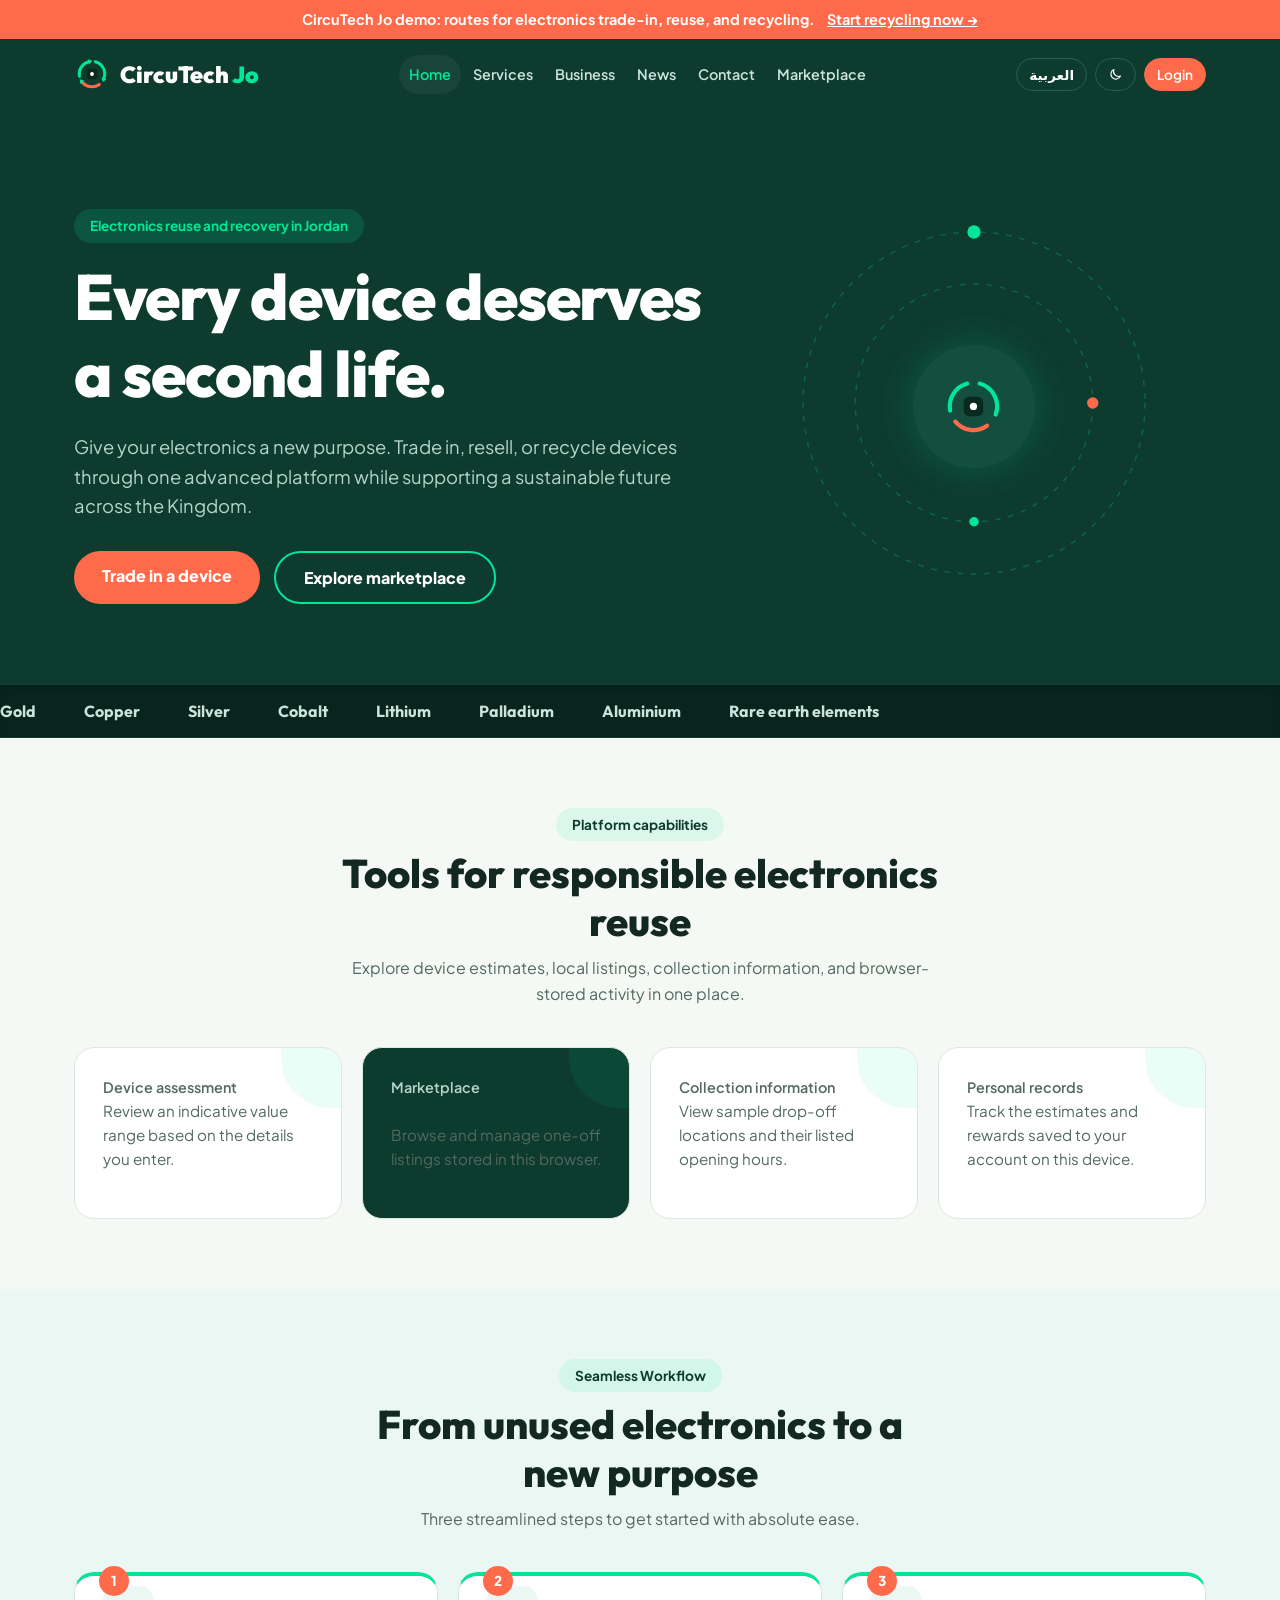
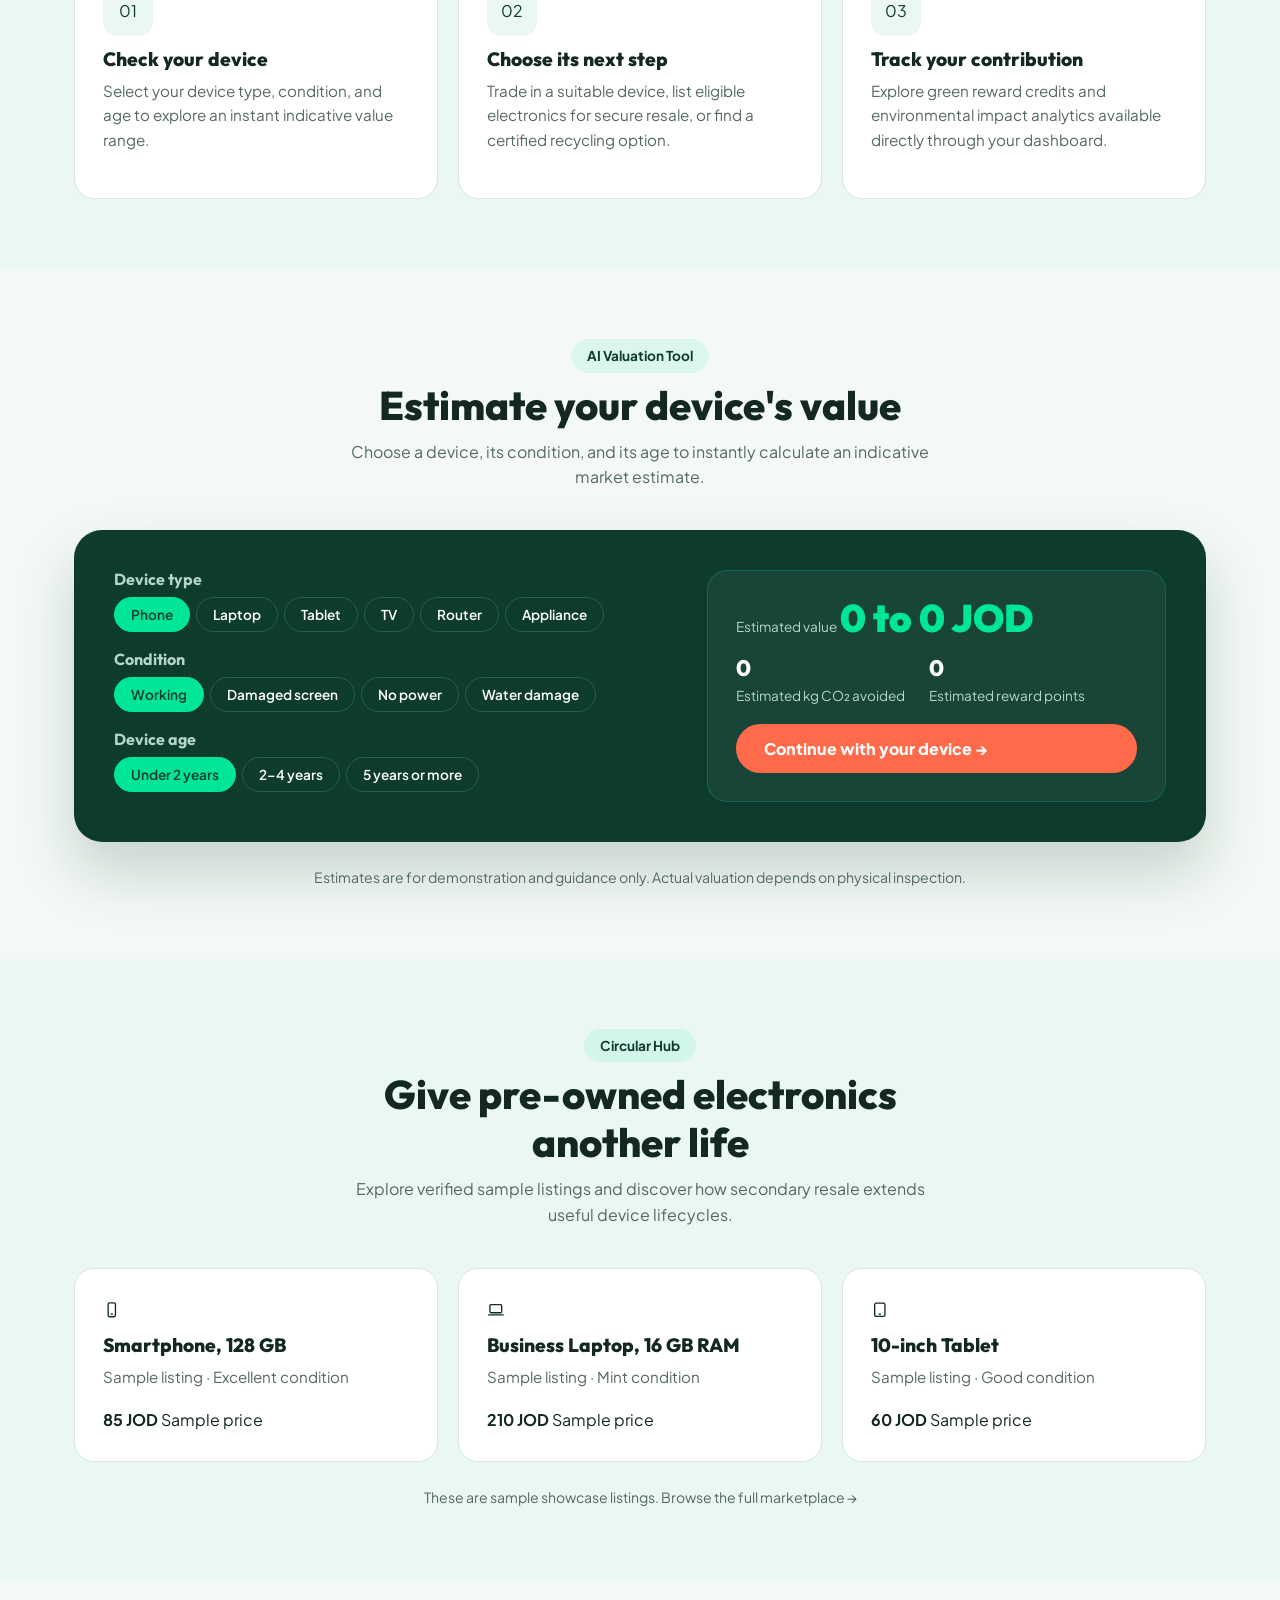
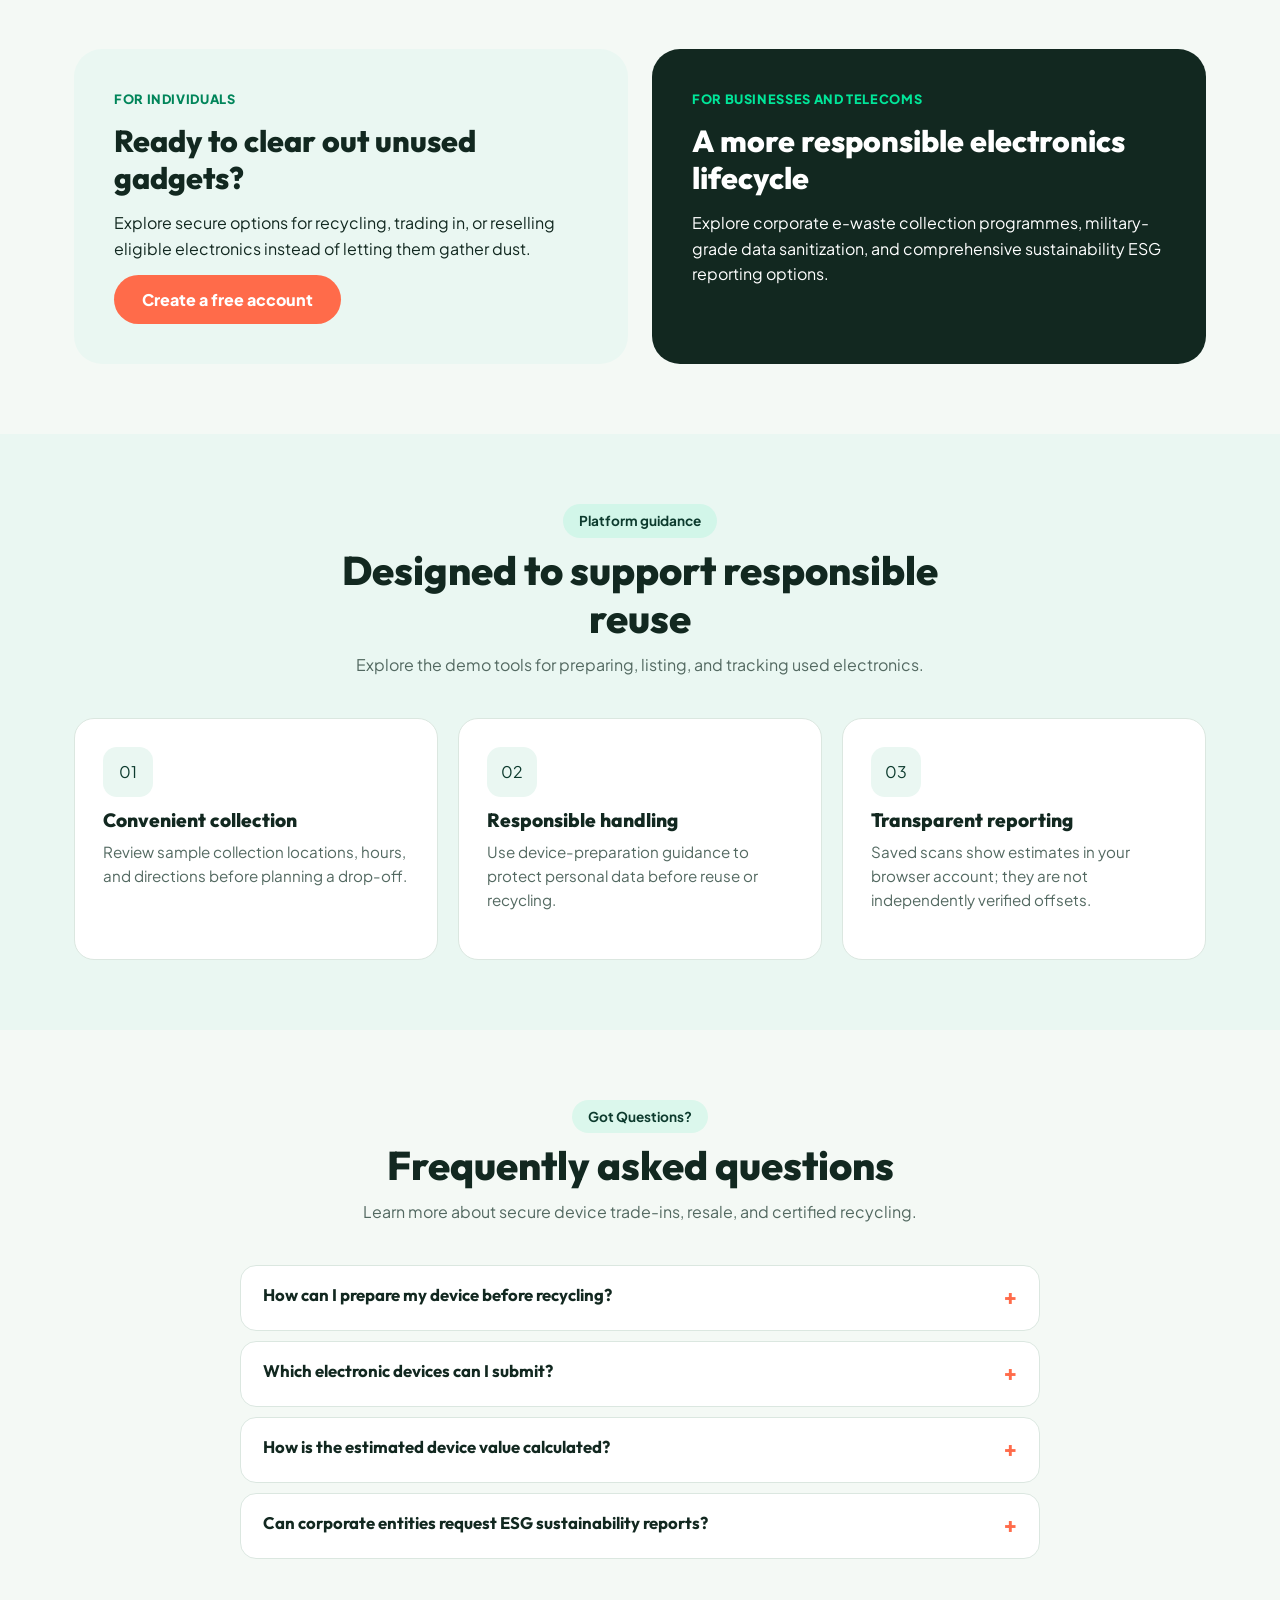
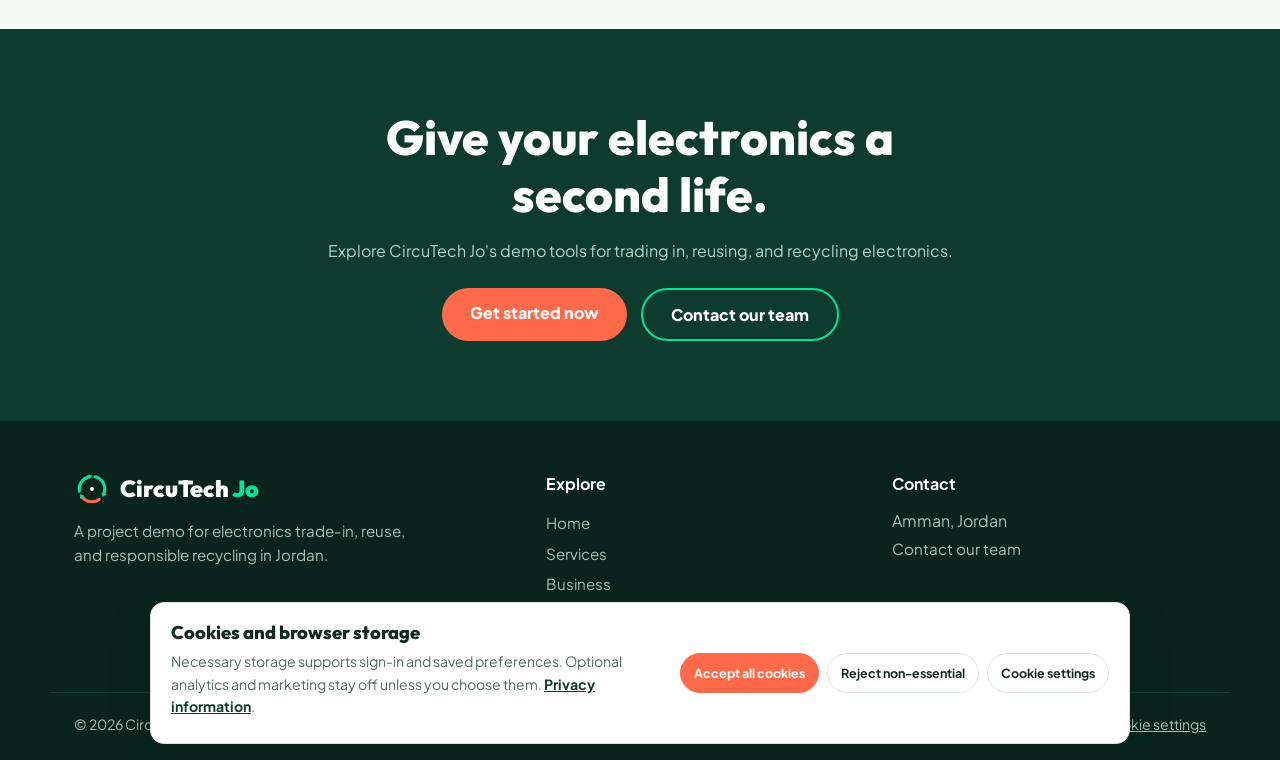
<file: circutech/index.html>
<!DOCTYPE html>
<html lang="en">
<head>
  <meta charset="UTF-8">
  <meta name="viewport" content="width=device-width, initial-scale=1">

  <title>CircuTech Jo | Give Electronics a Second Life</title>
  <meta name="description" content="Trade in, resell, and recycle electronic devices in Jordan with CircuTech Jo. Discover device valuation, rewards, and sustainable electronics.">
  <meta name="theme-color" content="#0d3b2e">
  <meta name="robots" content="index, follow">

  <meta property="og:title" content="CircuTech Jo | Give Electronics a Second Life">
  <meta property="og:description" content="A smarter way to trade in, resell, and recycle electronics in Jordan.">
  <meta property="og:type" content="website">

  <link rel="preconnect" href="https://fonts.googleapis.com">
  <link rel="preconnect" href="https://fonts.gstatic.com" crossorigin>
  <link href="https://fonts.googleapis.com/css2?family=Outfit:wght@600;700;800;900&family=Plus+Jakarta+Sans:wght@400;500;600;700;800&display=swap" rel="stylesheet">

  <link rel="stylesheet" href="LandingPage/style.css">
  <link rel="stylesheet" href="cookie-consent.css">

  <script src="LandingPage/script.js" defer></script>

  <style>
    /* لمسات بصرية إضافية فاخرة وخارقة للرئيسية دون الخروج عن ستايل الـ CSS الأصلي */
    .hero {
      padding: 100px 0 80px;
    }
    .card.stat {
      position: relative;
      overflow: hidden;
    }
    .card.stat::after {
      content: '';
      position: absolute;
      top: 0;
      right: 0;
      width: 60px;
      height: 60px;
      background: rgba(0, 230, 153, 0.08);
      border-radius: 0 0 0 50px;
      transition: var(--transition);
    }
    .card.stat:hover::after {
      background: rgba(0, 230, 153, 0.2);
      transform: scale(1.1);
    }
    .calc {
      box-shadow: 0 30px 60px rgba(13, 59, 46, 0.2);
    }
    .step {
      border-top: 4px solid var(--mint);
    }
    .marq {
      box-shadow: inset 0 4px 10px rgba(0,0,0,0.1);
    }
  </style>
</head>

<body>

  <a class="skip" href="#main">Skip to content</a>

  <!-- Announcement -->
  <div class="ann">
    CircuTech Jo demo: routes for electronics trade-in, reuse, and recycling.
    <a href="loginpage/login.html#register">Start recycling now →</a>
  </div>

  <!-- Header -->
  <header class="nav" id="top">
    <div class="wrap">

      <a class="logo" href="index.html" aria-label="CircuTech Jo home">
        <svg class="logo-mark" viewBox="0 0 48 48" aria-hidden="true">
          <path class="arc" d="M28.4 7.6A17 17 0 0 1 39.97 29.8"/>
          <polygon class="head" points="38.3,34.5 43.26,31 36.68,28.6"/>
          <path class="arc" d="M33.75 37.9A17 17 0 0 1 10.98 34.93"/>
          <polygon class="head" points="7.77,31.1 8.3,37.18 13.66,32.68"/>
          <path class="arc" d="M7.26 26.95A17 17 0 0 1 19.6 7.58"/>
          <polygon class="head" points="24.43,6.28 18.69,4.2 20.5,10.96"/>
          <rect class="chip" x="17" y="17" width="14" height="14" rx="4"/>
          <circle cx="24" cy="24" r="2.6" fill="#fff"/>
        </svg>
        <span class="logo-text">CircuTech <i>Jo</i></span>
      </a>

      <nav aria-label="Main navigation">
        <ul id="menu">
          <li><a href="index.html" class="active" aria-current="page">Home</a></li>
          <li><a href="servicespage/services.html">Services</a></li>
          <li><a href="businesspage/business.html">Business</a></li>
          <li><a href="newspage/news.html">News</a></li>
          <li><a href="contactpage/contact.html">Contact</a></li>
          <li><a href="marketpage/market.html">Marketplace</a></li>
        </ul>
      </nav>

      <div class="actions">
        <button class="btn-sm" type="button" id="languageBtn" aria-label="Switch language to Arabic">
          العربية
        </button>

        <button class="btn-sm" type="button" id="theme" aria-label="Toggle dark mode" aria-pressed="false">
          <svg class="i" viewBox="0 0 24 24" aria-hidden="true">
            <path d="M20 14.5A8 8 0 0 1 9.5 4a8 8 0 1 0 10.5 10.5z"/>
          </svg>
        </button>

        <a class="btn-sm login" href="loginpage/login.html">Login</a>

        <button
          class="menu-btn"
          type="button"
          id="menuBtn"
          aria-label="Open menu"
          aria-expanded="false"
          aria-controls="menu">
          <span></span>
          <span></span>
          <span></span>
        </button>
      </div>

    </div>
  </header>

  <main id="main">

    <!-- Hero -->
    <section class="hero">
      <canvas id="net" aria-hidden="true"></canvas>

      <div class="wrap">

        <div class="hero-content">
          <span class="badge">Electronics reuse and recovery in Jordan</span>

          <h1>Every device deserves a second life.</h1>

          <p class="lead">
            Give your electronics a new purpose. Trade in, resell, or recycle
            devices through one advanced platform while supporting a sustainable future across the Kingdom.
          </p>

          <div class="cta">
            <a class="btn" href="loginpage/login.html#register">
              Trade in a device
            </a>

            <a class="btn ghost" href="marketpage/market.html">
              Explore marketplace
            </a>
          </div>

        </div>

        <div class="orbit" aria-hidden="true">
          <svg viewBox="0 0 400 400">
            <circle class="ring r1" cx="200" cy="200" r="180"/>
            <circle class="ring r2" cx="200" cy="200" r="125"/>

            <g class="spin1">
              <circle class="dot" cx="200" cy="20" r="7"/>
            </g>

            <g class="spin2">
              <circle class="dot c" cx="325" cy="200" r="6"/>
            </g>

            <g class="spin3">
              <circle class="dot" cx="200" cy="325" r="5"/>
            </g>
          </svg>

          <div class="core">
            <svg viewBox="0 0 48 48">
              <path d="M28.4 7.6A17 17 0 0 1 39.97 29.8" fill="none" stroke="#00e699" stroke-width="3" stroke-linecap="round"/>
              <path d="M33.75 37.9A17 17 0 0 1 10.98 34.93" fill="none" stroke="#ff6b4a" stroke-width="3" stroke-linecap="round"/>
              <path d="M7.26 26.95A17 17 0 0 1 19.6 7.58" fill="none" stroke="#00e699" stroke-width="3" stroke-linecap="round"/>
              <rect x="17" y="17" width="14" height="14" rx="4" fill="#0a2a20"/>
              <circle cx="24" cy="24" r="2.6" fill="#fff"/>
            </svg>
          </div>
        </div>

      </div>
    </section>

    <!-- Recovered Materials -->
    <div class="marq" aria-label="Materials commonly found in electronics">
      <div class="marq-t" aria-hidden="true">
        <span>Gold</span>
        <span>Copper</span>
        <span>Silver</span>
        <span>Cobalt</span>
        <span>Lithium</span>
        <span>Palladium</span>
        <span>Aluminium</span>
        <span>Rare earth elements</span>
      </div>
    </div>

    <!-- Impact -->
    <section class="s" id="impact">
      <div class="wrap">

        <div class="head2">
          <span class="badge" style="background: rgba(0,230,153,0.1); color: var(--g); display: inline-block; margin-bottom: 8px;">Platform capabilities</span>
          <h2>Tools for responsible electronics reuse</h2>
          <p>
            Explore device estimates, local listings, collection information, and browser-stored activity in one place.
          </p>
        </div>

        <div class="grid4">
          <article class="card stat sr"><span>Device assessment</span><p>Review an indicative value range based on the details you enter.</p></article>
          <article class="card stat dark sr"><span>Marketplace</span><p>Browse and manage one-off listings stored in this browser.</p></article>
          <article class="card stat sr"><span>Collection information</span><p>View sample drop-off locations and their listed opening hours.</p></article>
          <article class="card stat sr"><span>Personal records</span><p>Track the estimates and rewards saved to your account on this device.</p></article>
        </div>

      </div>
    </section>

    <!-- How It Works -->
    <section class="s alt" id="how-it-works">
      <div class="wrap">

        <div class="head2">
          <span class="badge" style="background: rgba(0,230,153,0.1); color: var(--g); display: inline-block; margin-bottom: 8px;">Seamless Workflow</span>
          <h2>From unused electronics to a new purpose</h2>
          <p>Three streamlined steps to get started with absolute ease.</p>
        </div>

        <div class="grid3 steps">

          <article class="card step sr">
            <b class="n">1</b>
            <div class="ic" aria-hidden="true">01</div>
            <h3>Check your device</h3>
            <p>
              Select your device type, condition, and age to explore an
              instant indicative value range.
            </p>
          </article>

          <article class="card step sr">
            <b class="n">2</b>
            <div class="ic" aria-hidden="true">02</div>
            <h3>Choose its next step</h3>
            <p>
              Trade in a suitable device, list eligible electronics for secure resale,
              or find a certified recycling option.
            </p>
          </article>

          <article class="card step sr">
            <b class="n">3</b>
            <div class="ic" aria-hidden="true">03</div>
            <h3>Track your contribution</h3>
            <p>
              Explore green reward credits and environmental impact analytics available
              directly through your dashboard.
            </p>
          </article>

        </div>
      </div>
    </section>

    <!-- Device Calculator -->
    <section class="s" id="calculator">
      <div class="wrap">

        <div class="head2">
          <span class="badge" style="background: rgba(0,230,153,0.1); color: var(--g); display: inline-block; margin-bottom: 8px;">AI Valuation Tool</span>
          <h2>Estimate your device's value</h2>
          <p>
            Choose a device, its condition, and its age to instantly calculate an indicative market estimate.
          </p>
        </div>

        <div class="calc" id="calc">

          <div class="calc-options">

            <h3 id="deviceTypeTitle">Device type</h3>
            <div class="opts" data-k="type" role="group" aria-labelledby="deviceTypeTitle">
              <button class="opt" data-v="phone" aria-pressed="true" type="button">Phone</button>
              <button class="opt" data-v="laptop" aria-pressed="false" type="button">Laptop</button>
              <button class="opt" data-v="tablet" aria-pressed="false" type="button">Tablet</button>
              <button class="opt" data-v="tv" aria-pressed="false" type="button">TV</button>
              <button class="opt" data-v="router" aria-pressed="false" type="button">Router</button>
              <button class="opt" data-v="appliance" aria-pressed="false" type="button">Appliance</button>
            </div>

            <h3 id="conditionTitle">Condition</h3>
            <div class="opts" data-k="cond" role="group" aria-labelledby="conditionTitle">
              <button class="opt" data-v="working" aria-pressed="true" type="button">Working</button>
              <button class="opt" data-v="screen" aria-pressed="false" type="button">Damaged screen</button>
              <button class="opt" data-v="power" aria-pressed="false" type="button">No power</button>
              <button class="opt" data-v="water" aria-pressed="false" type="button">Water damage</button>
            </div>

            <h3 id="deviceAgeTitle">Device age</h3>
            <div class="opts" data-k="age" role="group" aria-labelledby="deviceAgeTitle">
              <button class="opt" data-v="new" aria-pressed="true" type="button">Under 2 years</button>
              <button class="opt" data-v="mid" aria-pressed="false" type="button">2–4 years</button>
              <button class="opt" data-v="old" aria-pressed="false" type="button">5 years or more</button>
            </div>

          </div>

          <div class="res" aria-live="polite" aria-atomic="true">
            <div>
              <small>Estimated value</small>
              <span class="big">
                <span id="cLo">0</span> to
                <span id="cHi">0</span> JOD
              </span>
            </div>

            <div class="row2">
              <div>
                <b id="cCo2">0</b>
                <small>Estimated kg CO₂ avoided</small>
              </div>

              <div>
                <b id="cPts">0</b>
                <small>Estimated reward points</small>
              </div>
            </div>

            <a class="btn" href="loginpage/login.html#register">
              Continue with your device →
            </a>
          </div>

        </div>

        <p class="note">
          Estimates are for demonstration and guidance only. Actual valuation depends on physical inspection.
        </p>

      </div>
    </section>

    <!-- Marketplace -->
    <section class="s alt" id="marketplace">
      <div class="wrap">

        <div class="head2">
          <span class="badge" style="background: rgba(0,230,153,0.1); color: var(--g); display: inline-block; margin-bottom: 8px;">Circular Hub</span>
          <h2>Give pre-owned electronics another life</h2>
          <p>
            Explore verified sample listings and discover how secondary resale extends useful device lifecycles.
          </p>
        </div>

        <div class="grid3">

          <article class="card lst sr">
            <div class="pic" aria-hidden="true">
              <svg class="i" viewBox="0 0 24 24">
                <rect x="7" y="2.5" width="10" height="19" rx="2"/>
                <path d="M11 18h2"/>
              </svg>
            </div>
            <h3>Smartphone, 128 GB</h3>
            <p>Sample listing · Excellent condition</p>
            <div class="row">
              <b>85 JOD</b>
              <span class="tag2">Sample price</span>
            </div>
          </article>

          <article class="card lst sr">
            <div class="pic" aria-hidden="true">
              <svg class="i" viewBox="0 0 24 24">
                <rect x="4" y="5" width="16" height="11" rx="1.5"/>
                <path d="M2 19h20"/>
              </svg>
            </div>
            <h3>Business Laptop, 16 GB RAM</h3>
            <p>Sample listing · Mint condition</p>
            <div class="row">
              <b>210 JOD</b>
              <span class="tag2">Sample price</span>
            </div>
          </article>

          <article class="card lst sr">
            <div class="pic" aria-hidden="true">
              <svg class="i" viewBox="0 0 24 24">
                <rect x="5" y="3" width="14" height="18" rx="2"/>
                <path d="M11 18h2"/>
              </svg>
            </div>
            <h3>10-inch Tablet</h3>
            <p>Sample listing · Good condition</p>
            <div class="row">
              <b>60 JOD</b>
              <span class="tag2">Sample price</span>
            </div>
          </article>

        </div>

        <p class="note">
          These are sample showcase listings. 
          <a class="read" href="marketpage/market.html">Browse the full marketplace →</a>
        </p>

      </div>
    </section>

    <!-- Audience -->
    <section class="s" id="solutions">
      <div class="wrap seg">

        <div class="p1 sr">
          <span class="t">For individuals</span>
          <h2>Ready to clear out unused gadgets?</h2>
          <p>
            Explore secure options for recycling, trading in, or reselling eligible
            electronics instead of letting them gather dust.
          </p>
          <a class="btn" href="loginpage/login.html#register">Create a free account</a>
        </div>

        <div class="p2 sr">
          <span class="t">For businesses and telecoms</span>
          <h2>A more responsible electronics lifecycle</h2>
          <p>
            Explore corporate e-waste collection programmes, military-grade data sanitization, and
            comprehensive sustainability ESG reporting options.
          </p>
        </div>

      </div>
    </section>

    <!-- Trust -->
    <section class="s alt" id="trust">
      <div class="wrap">

        <div class="head2">
          <span class="badge" style="background: rgba(0,230,153,0.1); color: var(--g); display: inline-block; margin-bottom: 8px;">Platform guidance</span>
          <h2>Designed to support responsible reuse</h2>
          <p>Explore the demo tools for preparing, listing, and tracking used electronics.</p>
        </div>

        <div class="grid3">

          <article class="card sr">
            <div class="ic" aria-hidden="true">01</div>
            <h3>Convenient collection</h3>
            <p>
              Review sample collection locations, hours, and directions before planning a drop-off.
            </p>
          </article>

          <article class="card sr">
            <div class="ic" aria-hidden="true">02</div>
            <h3>Responsible handling</h3>
            <p>
              Use device-preparation guidance to protect personal data before reuse or recycling.
            </p>
          </article>

          <article class="card sr">
            <div class="ic" aria-hidden="true">03</div>
            <h3>Transparent reporting</h3>
            <p>
              Saved scans show estimates in your browser account; they are not independently verified offsets.
            </p>
          </article>

        </div>
      </div>
    </section>

    <!-- FAQ -->
    <section class="s" id="faq">
      <div class="wrap">

        <div class="head2">
          <span class="badge" style="background: rgba(0,230,153,0.1); color: var(--g); display: inline-block; margin-bottom: 8px;">Got Questions?</span>
          <h2>Frequently asked questions</h2>
          <p>Learn more about secure device trade-ins, resale, and certified recycling.</p>
        </div>

        <div class="faq">

          <details>
            <summary>How can I prepare my device before recycling?</summary>
            <p>
              Back up your personal files, sign out of all cloud accounts, and perform a factory reset.
              Always remove SIM and memory cards before handing over your device.
            </p>
          </details>

          <details>
            <summary>Which electronic devices can I submit?</summary>
            <p>
              Our platform handles smartphones, laptops, tablets, smart TVs,
              networking routers, and household appliances. Acceptance depends on condition.
            </p>
          </details>

          <details>
            <summary>How is the estimated device value calculated?</summary>
            <p>
              Estimates factor in the device category, release year, functional condition, and market resale demand.
            </p>
          </details>

          <details>
            <summary>Can corporate entities request ESG sustainability reports?</summary>
            <p>
              The business workspace is a local demo. Contact the CircuTech team for current service and reporting details.
            </p>
          </details>

        </div>
      </div>
    </section>

    <!-- Final Call to Action -->
    <section class="band">
      <div class="wrap">
        <h2>Give your electronics a second life.</h2>
        <p>
          Explore CircuTech Jo's demo tools for trading in, reusing, and recycling electronics.
        </p>

        <div class="cta">
          <a class="btn" href="loginpage/login.html#register">Get started now</a>
          <a class="btn ghost" href="contactpage/contact.html">Contact our team</a>
        </div>
      </div>
    </section>

  </main>

  <!-- Footer -->
  <footer>
    <div class="wrap f-top">

      <div class="f-brand">
        <a class="logo" href="index.html" aria-label="CircuTech Jo home">
          <svg class="logo-mark" viewBox="0 0 48 48" aria-hidden="true">
            <path class="arc" d="M28.4 7.6A17 17 0 0 1 39.97 29.8"/>
            <polygon class="head" points="38.3,34.5 43.26,31 36.68,28.6"/>
            <path class="arc" d="M33.75 37.9A17 17 0 0 1 10.98 34.93"/>
            <polygon class="head" points="7.77,31.1 8.3,37.18 13.66,32.68"/>
            <path class="arc" d="M7.26 26.95A17 17 0 0 1 19.6 7.58"/>
            <polygon class="head" points="24.43,6.28 18.69,4.2 20.5,10.96"/>
            <rect class="chip" x="17" y="17" width="14" height="14" rx="4"/>
            <circle cx="24" cy="24" r="2.6" fill="#fff"/>
          </svg>
          <span class="logo-text">CircuTech <i>Jo</i></span>
        </a>

        <p>
          A project demo for electronics trade-in, reuse, and responsible recycling in Jordan.
        </p>
      </div>

      <nav class="f-col" aria-label="Footer navigation">
        <h4>Explore</h4>
        <ul>
          <li><a href="index.html">Home</a></li>
          <li><a href="servicespage/services.html">Services</a></li>
          <li><a href="businesspage/business.html">Business</a></li>
          <li><a href="newspage/news.html">News</a></li>
          <li><a href="marketpage/market.html">Marketplace</a></li>
        </ul>
      </nav>

      <div class="f-col">
        <h4>Contact</h4>
        <ul>
          <li>Amman, Jordan</li>
          <li>
            <a href="contactpage/contact.html">Contact our team</a>
          </li>
        </ul>
      </div>

    </div>

    <div class="wrap f-bottom">
      <p>© <span id="year">2026</span> CircuTech Jo. All rights reserved.</p>

      <div class="f-legal">
        <a href="privacypage/privacy.html">Privacy information</a>
        <button class="cookie-settings-link" type="button" data-cookie-settings>Cookie settings</button>
      </div>
    </div>
  </footer>

  <!-- Back to Top -->
  <a class="to-top" id="toTop" href="#top" aria-label="Back to top">
    <svg class="i" viewBox="0 0 24 24" aria-hidden="true">
      <path d="M12 19V5M6 11l6-6 6 6"/>
    </svg>
  </a>

  <aside class="cookie-banner" id="cookieBanner" role="region" aria-label="Cookie and storage choices" hidden>
    <div class="cookie-copy"><h2>Cookies and browser storage</h2><p>Necessary storage supports sign-in and saved preferences. Optional analytics and marketing stay off unless you choose them. <a href="privacypage/privacy.html">Privacy information</a>.</p><p class="cookie-feedback" id="cookieBannerFeedback" role="status" hidden></p></div>
    <div class="cookie-actions"><button type="button" data-cookie-action="accept">Accept all cookies</button><button type="button" data-cookie-action="reject">Reject non-essential</button><button type="button" data-cookie-action="settings">Cookie settings</button></div>
  </aside>
  <dialog class="cookie-dialog" id="cookieDialog" aria-labelledby="cookieTitle">
    <h2 id="cookieTitle">Cookie settings</h2><p>Necessary browser storage is always on. No analytics or advertising integration is currently loaded.</p>
    <form><label class="cookie-choice"><input id="cookieNecessary" type="checkbox" checked disabled><span><strong>Strictly necessary</strong>Required for sign-in, saved app data, and your consent choice.</span></label><label class="cookie-choice"><input id="cookieAnalytics" type="checkbox"><span><strong>Analytics</strong>Optional measurement; no service is connected.</span></label><label class="cookie-choice"><input id="cookieMarketing" type="checkbox"><span><strong>Marketing</strong>Optional advertising; no service is connected.</span></label></form>
    <p class="cookie-feedback" id="cookieDialogFeedback" role="status" aria-live="polite" hidden></p><div class="cookie-dialog-actions"><button type="button" data-cookie-close>Close</button><button type="button" data-cookie-action="reject">Reject non-essential</button><button type="button" data-cookie-save>Save preferences</button></div>
  </dialog>
  <script src="cookie-consent.js"></script>
</body>
</html>
</file>
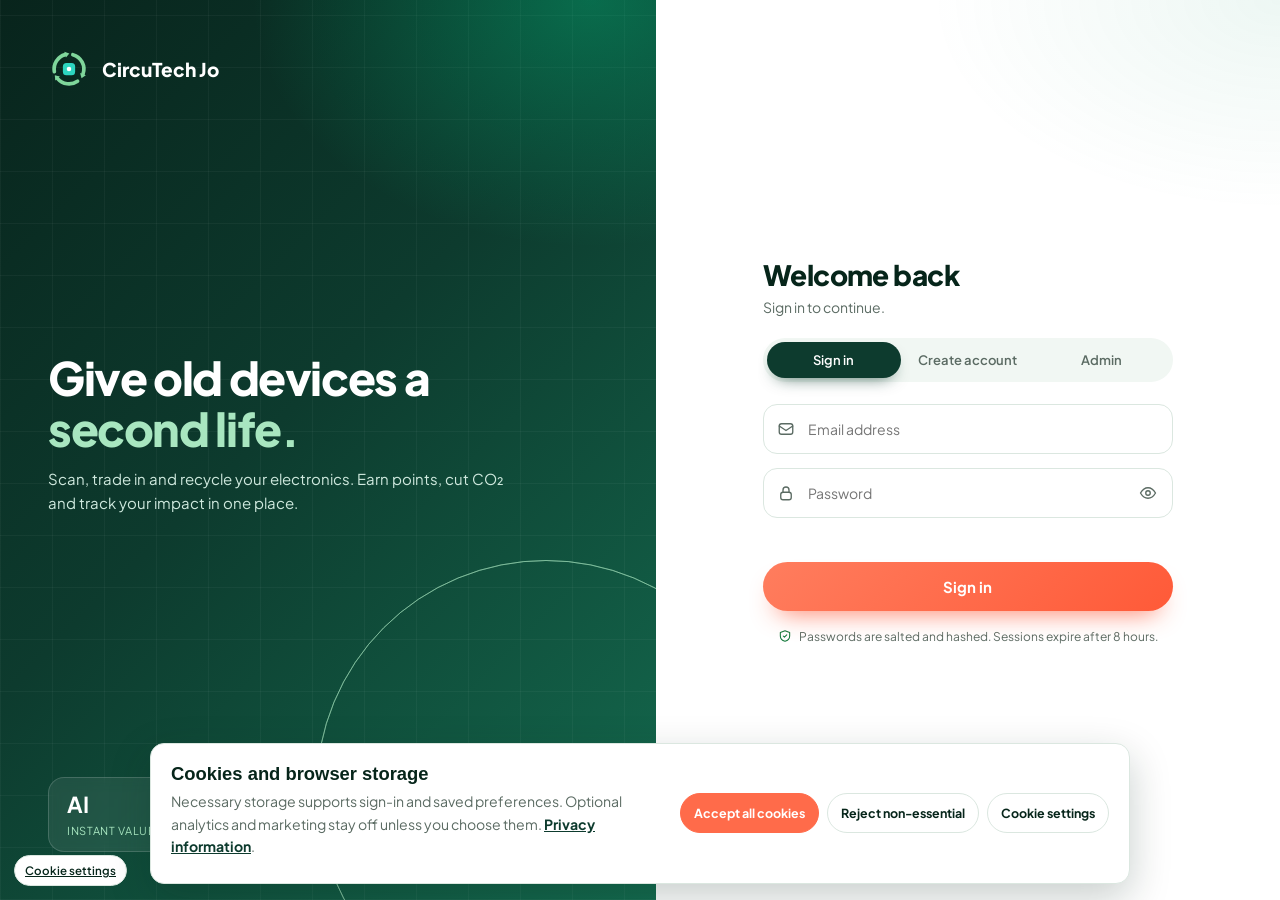
<file: circutech/apppage/app.html>
<!DOCTYPE html>
<html lang="en">
<head>
<meta charset="UTF-8">
<meta name="viewport" content="width=device-width, initial-scale=1, viewport-fit=cover">
<title>My CircuTech | CircuTech Jo</title>
<meta name="theme-color" content="#08301d">
<link rel="icon" href="../assets/circutech-jo-concept-02.png">
<link rel="preconnect" href="https://fonts.googleapis.com">
<link rel="preconnect" href="https://fonts.gstatic.com" crossorigin>
<link href="https://fonts.googleapis.com/css2?family=Outfit:wght@500;600;700;800&family=Plus+Jakarta+Sans:wght@400;500;600;700;800&display=swap" rel="stylesheet">
<style>[data-logo]{display:block;width:40px;height:40px}</style>
<link rel="stylesheet" href="app.css">
<link rel="stylesheet" href="../cookie-consent.css">
</head>
<body>

<div class="welcome" id="welcome" hidden>
  <div class="w-grid" aria-hidden="true"></div>
  <div class="w-in">
    <div class="w-mark"><div class="rings" aria-hidden="true"><i></i><i></i><i></i></div><span class="w-logo" data-logo></span></div>
    <p class="w-hi" id="wHi"></p>
    <h2 class="w-name" id="wName"></h2>
    <p class="w-fact" id="wFact"></p>
    <div class="w-stats" id="wStats"></div>
    <div class="w-prog"><div class="w-bar"><i></i></div><span id="wPct">0%</span></div>
  </div>
  <button class="w-skip" id="wSkip" type="button">Skip</button>
</div>

<aside class="side">
  <a class="brand" href="#scanner"><span data-logo></span><b>CircuTech <em>Jo</em></b></a>
  <nav id="nav" aria-label="App sections"></nav>
  <div class="me card">
    <span class="avatar" id="avatar">U</span>
    <div><b id="userName">User</b><small id="lvName">Standard</small></div>
    <div class="lv-bar"><i id="lvBar"></i></div>
  </div>
</aside>

<div class="shell">
  <header class="top">
    <span class="brand-m" data-logo></span>
    <div class="t-txt"><small id="greet"></small><h1 id="pageTitle">AI Scanner</h1></div>
    <div class="t-act">
      <a class="ib" href="../index.html" title="Public site" aria-label="Public site"><svg viewBox="0 0 24 24"><circle cx="12" cy="12" r="9"/><path d="M3 12h18M12 3c3 3.2 3 14.8 0 18M12 3c-3 3.2-3 14.8 0 18"/></svg></a>
      <button class="ib" id="theme" type="button" aria-label="Toggle theme"><svg viewBox="0 0 24 24"><path d="M20 14.5A8 8 0 0 1 9.5 4a8 8 0 1 0 10.5 10.5z"/></svg></button>
      <button class="ib" type="button" data-cookie-settings title="Cookie settings" aria-label="Cookie settings"><svg viewBox="0 0 24 24"><path d="M12 3a9 9 0 1 0 9 9c-5 0-9-4-9-9z"/><circle cx="8" cy="12" r=".8"/><circle cx="12" cy="16" r=".8"/><circle cx="15" cy="10" r=".8"/></svg></button>
      <button class="ib" id="logout" type="button" aria-label="Log out" title="Log out"><svg viewBox="0 0 24 24"><path d="M10 4H6a2 2 0 0 0-2 2v12a2 2 0 0 0 2 2h4M15 8l4 4-4 4M19 12H9"/></svg></button>
    </div>
  </header>

  <main id="main">
    <div class="ann" id="ann" hidden role="status"></div>

    <section class="view admin-view" id="adminOverview" hidden>
      <div class="admin-intro"><div><h2>Platform overview</h2><p>Current totals from CircuTech data stored in this browser.</p></div><span class="local-badge">Browser data</span></div>
      <div class="admin-stats" id="adminStats" aria-live="polite"></div>
      <div class="admin-columns">
        <section class="card pad"><h3>Recent scans</h3><div class="admin-table-wrap"><table><thead><tr><th>Date</th><th>Device</th><th>Account</th><th>Value</th></tr></thead><tbody id="adminRecentScans"></tbody></table></div></section>
        <section class="card pad"><h3>Pending actions</h3><div class="admin-pending" id="adminPending"></div></section>
      </div>
      <section class="card pad admin-announcement"><div><h3>Site announcement</h3><p class="mut small0">Shown to signed-in users. Changes are stored in this browser only.</p></div>
        <form id="adminAnnouncementForm" class="admin-inline-form">
          <label for="adminAnnouncement">Message</label><input id="adminAnnouncement" maxlength="180" autocomplete="off">
          <label class="admin-check" for="adminAnnouncementOn"><input id="adminAnnouncementOn" type="checkbox"> Show announcement</label>
          <label for="adminAnnouncementKind">Style</label><select id="adminAnnouncementKind"><option value="info">Information</option><option value="warn">Important</option></select>
          <button class="btn" type="submit">Save announcement</button>
        </form>
      </section>
    </section>

    <section class="view admin-view" id="adminUsers" hidden>
      <div class="admin-intro"><div><h2>Users</h2><p>Accounts and their saved activity.</p></div></div>
      <div class="card pad admin-table-wrap"><table><thead><tr><th>Name</th><th>Email</th><th>Role</th><th>Joined</th><th>Scans</th><th>Points</th><th>Actions</th></tr></thead><tbody id="adminUserRows"></tbody></table></div>
    </section>

    <section class="view admin-view" id="adminScans" hidden>
      <div class="admin-intro"><div><h2>Device scans</h2><p>Estimates saved by user accounts.</p></div><button class="btn ghost" type="button" id="adminExportScans">Export CSV</button></div>
      <div class="card pad admin-table-wrap"><table><thead><tr><th>Date</th><th>User</th><th>Device</th><th>Model</th><th>Condition</th><th>Value</th><th>CO₂</th><th>Points</th></tr></thead><tbody id="adminScanRows"></tbody></table></div>
    </section>

    <section class="view admin-view" id="adminNews" hidden>
      <div class="admin-intro"><div><h2>News articles</h2><p>Published articles appear on the public News page. Changes are stored in this browser.</p></div></div>
      <form class="card pad admin-form admin-news-form" id="adminArticleForm">
        <input id="adminArticleId" type="hidden">
        <label for="adminArticleTitle">Title</label><input id="adminArticleTitle" required maxlength="140">
        <label for="adminArticleCategory">Category</label><input id="adminArticleCategory" required maxlength="40" placeholder="Community">
        <label for="adminArticleDate">Publication date</label><input id="adminArticleDate" type="date" required>
        <label for="adminArticleRead">Reading time (minutes)</label><input id="adminArticleRead" type="number" min="1" max="60" value="4" required>
        <label for="adminArticleStatus">Status</label><select id="adminArticleStatus"><option value="published">Published</option><option value="draft">Draft</option></select>
        <label for="adminArticleImage">Image URL (optional)</label><input id="adminArticleImage" type="url" maxlength="500" placeholder="https://example.com/image.jpg">
        <label class="full" for="adminArticleLead">Summary</label><textarea class="full" id="adminArticleLead" required maxlength="400" rows="3"></textarea>
        <label class="full" for="adminArticleBody">Article content</label><textarea class="full" id="adminArticleBody" required rows="10" aria-describedby="adminArticleBodyHelp"></textarea>
        <small class="full mut" id="adminArticleBodyHelp">Plain text only. Separate paragraphs with a blank line. Content is escaped before publishing.</small>
        <div class="full row"><button class="btn" id="adminArticleSave" type="submit">Publish article</button><button class="btn ghost" id="adminArticleCancel" type="button" hidden>Cancel edit</button></div>
        <p class="full msg" id="adminArticleMessage" role="status" aria-live="polite"></p>
      </form>
      <div class="admin-filter-row"><label for="adminArticleSearch">Search articles</label><input id="adminArticleSearch" type="search" placeholder="Title, category, or summary"><label for="adminArticleFilter">Status</label><select id="adminArticleFilter"><option value="all">All statuses</option><option value="published">Published</option><option value="draft">Draft</option></select></div>
      <div class="card pad admin-table-wrap"><table><thead><tr><th>Article</th><th>Category</th><th>Publication date</th><th>Status</th><th>Actions</th></tr></thead><tbody id="adminArticleRows"></tbody></table></div>
    </section>

    <section class="view admin-view" id="adminListings" hidden>
      <div class="admin-intro"><div><h2>Marketplace listings</h2><p>Review and manage listings stored in this browser.</p></div></div>
      <div class="card pad admin-table-wrap"><table><thead><tr><th>Device</th><th>Seller</th><th>Category</th><th>Price</th><th>Status</th><th>Actions</th></tr></thead><tbody id="adminListingRows"></tbody></table></div>
    </section>

    <section class="view admin-view" id="adminPlaces" hidden>
      <div class="admin-intro"><div><h2>Collection points</h2><p>Update locations shown in the user dashboard.</p></div></div>
      <form class="card pad admin-form" id="adminPlaceForm">
        <label for="adminPlaceName">Name</label><input id="adminPlaceName" required maxlength="80" placeholder="Zarqa Collection Point">
        <label for="adminPlaceArea">Area</label><input id="adminPlaceArea" required maxlength="80" placeholder="Zarqa, Downtown">
        <label for="adminPlaceOpen">Opens</label><input id="adminPlaceOpen" required type="number" min="0" max="23" value="9">
        <label for="adminPlaceClose">Closes</label><input id="adminPlaceClose" required type="number" min="1" max="24" value="17">
        <label for="adminPlaceDays">Days</label><select id="adminPlaceDays"><option value="weekdays">Sunday to Thursday</option><option value="daily">Daily</option></select>
        <button class="btn" type="submit">Add location</button>
      </form>
      <div class="card pad admin-table-wrap"><table><thead><tr><th>Name</th><th>Area</th><th>Hours</th><th>Actions</th></tr></thead><tbody id="adminPlaceRows"></tbody></table></div>
    </section>

    <section class="view admin-view" id="adminRewards" hidden>
      <div class="admin-intro"><div><h2>Rewards</h2><p>Voucher tiers and redeemed codes from browser storage.</p></div></div>
      <form class="card pad admin-form" id="adminTierForm">
        <label for="adminTierPoints">Points required</label><input id="adminTierPoints" type="number" min="1" required value="1000">
        <label for="adminTierValue">Voucher value (JOD)</label><input id="adminTierValue" type="number" min="1" required value="10">
        <label for="adminTierName">Voucher name</label><input id="adminTierName" required maxlength="60" placeholder="Shopping voucher">
        <button class="btn" type="submit">Add reward tier</button>
      </form>
      <div class="card pad admin-table-wrap"><h3>Voucher tiers</h3><table><thead><tr><th>Name</th><th>Points</th><th>Value</th><th>Actions</th></tr></thead><tbody id="adminTierRows"></tbody></table></div>
      <div class="card pad admin-table-wrap"><h3>Redeemed vouchers</h3><table><thead><tr><th>Date</th><th>Account</th><th>Voucher</th><th>Code</th></tr></thead><tbody id="adminVoucherRows"></tbody></table></div>
    </section>

    <section class="view admin-view" id="adminBusiness" hidden>
      <div class="admin-intro"><div><h2>Businesses and pickups</h2><p>Company workspaces and pickup requests.</p></div></div>
      <div class="card pad admin-table-wrap"><h3>Businesses</h3><table><thead><tr><th>Company</th><th>Industry</th><th>Employees</th><th>Owner</th></tr></thead><tbody id="adminBusinessRows"></tbody></table></div>
      <div class="card pad admin-table-wrap"><h3>Pickup requests</h3><table><thead><tr><th>Company</th><th>Devices</th><th>Type</th><th>Preferred date</th><th>Area</th><th>Status</th><th>Actions</th></tr></thead><tbody id="adminPickupRows"></tbody></table></div>
    </section>

    <div class="hero-ban" id="heroBan">
      <div class="hb-in"><small id="hbHi"></small><h2 id="hbTitle"></h2><p id="hbSub"></p><div class="hb-stats" id="hbStats"></div></div>
      <div class="hb-art" aria-hidden="true"><svg viewBox="0 0 120 120"><circle cx="60" cy="60" r="52" stroke-dasharray="3 7"/><circle cx="60" cy="60" r="36"/><circle cx="60" cy="8" r="4" fill="currentColor"/><circle cx="96" cy="60" r="3" fill="currentColor"/><rect x="48" y="48" width="24" height="24" rx="7"/></svg></div>
    </div>

    <!-- SCANNER -->
    <section class="view" id="scanner" hidden>
      <div class="grid2">
        <div class="card pad rv">
          <div class="vf" id="drop" tabindex="0" role="button" aria-label="Add a photo of your device">
            <img id="preview" alt="Selected device">
            <span class="laser"></span>
            <div class="vf-hint">
              <span class="vf-ic"><svg viewBox="0 0 24 24"><path d="M4 8h3l2-3h6l2 3h3v11H4z"/><circle cx="12" cy="13" r="3.5"/></svg></span>
              <b>Add a photo of your device</b>
              <small>Optional. The photo is kept on your device for your records.</small>
            </div>
          </div>
          <input type="file" id="file" accept="image/*" hidden>

          <p class="lbl">Device type</p>
          <div class="chips" id="typeChips">
            <button type="button" class="chip on" data-v="smartphone">Phone</button>
            <button type="button" class="chip" data-v="laptop">Laptop</button>
            <button type="button" class="chip" data-v="tablet">Tablet</button>
            <button type="button" class="chip" data-v="watch">Watch</button>
            <button type="button" class="chip" data-v="router">Router</button>
            <button type="button" class="chip" data-v="tv">TV</button>
            <button type="button" class="chip" data-v="console">Console</button>
            <button type="button" class="chip" data-v="appliance">Appliance</button>
          </div>

          <p class="lbl">Condition</p>
          <div class="chips" id="condChips">
            <button type="button" class="chip on" data-v="Working">Working</button>
            <button type="button" class="chip" data-v="Damaged screen">Damaged screen</button>
            <button type="button" class="chip" data-v="No power">No power</button>
            <button type="button" class="chip" data-v="Water damage">Water damage</button>
          </div>

          <p class="lbl">Model <span class="opt">optional</span></p>
          <input class="fld" id="modelHint" placeholder="e.g. iPhone 13, Galaxy A54, ThinkPad T480" maxlength="50">

          <div class="two">
            <div><p class="lbl">Device age</p><select class="fld" id="ageSel"><option value="1">Under 1 year</option><option value="2">1 to 2 years</option><option value="3" selected>3 years</option><option value="5">4 to 5 years</option><option value="7">6 to 8 years</option><option value="10">Over 8 years</option></select></div>
            <div><p class="lbl">Segment</p><select class="fld" id="segSel"><option value="budget">Budget</option><option value="mid-range" selected>Mid-range</option><option value="high-end">High-end</option><option value="premium">Premium</option></select></div>
          </div>

          <div class="row">
            <button class="btn" type="button" id="analyse">Get my estimate</button>
            <button class="btn ghost" type="button" id="reset">Reset</button>
          </div>
        </div>
        <div class="card pad res rv" id="result" aria-live="polite"></div>
      </div>
    </section>

    <!-- DASHBOARD -->
    <section class="view" id="dashboard" hidden>
      <div class="bar-row rv"><div><h3>Overview</h3><small class="mut">Your recycling activity and environmental impact</small></div><button class="btn ghost" type="button" id="exportCsv">Export CSV report</button></div>
      <div class="bento">
        <div class="card pad hero-k rv">
          <div class="pring"><svg viewBox="0 0 120 120"><circle class="pb" cx="60" cy="60" r="52"/><circle class="pf" id="pf" cx="60" cy="60" r="52"/></svg><div><b id="kPoints">0</b><small>lifetime points</small></div></div>
          <div class="hk-t"><small class="mut">Membership tier</small><h3 id="lvTitle">Standard</h3><p class="mut" id="lvNext"></p><div class="lv-bar big"><i id="lvBar2"></i></div></div>
        </div>
        <div class="card pad kpi rv"><span class="ki"><svg viewBox="0 0 24 24"><rect x="7" y="2" width="10" height="20" rx="2"/><path d="M11 18h2"/></svg></span><span>Devices scanned</span><b id="kDevices">0</b></div>
        <div class="card pad kpi rv"><span class="ki"><svg viewBox="0 0 24 24"><path d="M3 12l9-9h8v8l-9 9z"/><circle cx="15.5" cy="8.5" r="1.2"/></svg></span><span>Estimated value (JOD)</span><b id="kValue">0</b></div>
        <div class="card pad kpi rv"><span class="ki"><svg viewBox="0 0 24 24"><path d="M5 19c0-8 5-14 15-14 0 10-6 15-14 15M5 19c3-4 6-6 10-8"/></svg></span><span>kg CO₂ avoided</span><b id="kCo2">0</b><small id="kTrees"></small></div>
        <div class="card pad kpi rv"><span class="ki"><svg viewBox="0 0 24 24"><path d="M5 4h11a3 3 0 0 1 3 3v13H8a3 3 0 0 1-3-3zM5 17a3 3 0 0 1 3-3h11M9 8h6M9 11h6"/></svg></span><span>Articles read</span><b id="kArticles">0</b><small>Unique articles opened</small></div>
        <div class="card pad span2 rv"><h3>Estimated value per scan (JOD)</h3><div class="bars" id="bars"></div></div>
      </div>
      <h3 class="sec rv">Recent scans</h3>
      <div class="list" id="recent"></div>
    </section>

    <!-- DROP-OFF -->
    <section class="view" id="dropoff" hidden>
      <div class="do-grid">
        <div>
          <div class="chips rv" id="doFilter"><button type="button" class="chip on" data-v="all">All locations</button><button type="button" class="chip" data-v="open">Open now</button></div>
          <div class="list" id="points"></div>
        </div>
        <div class="card map rv"><iframe id="mapFrame" title="Map of the selected collection point" loading="lazy" referrerpolicy="no-referrer-when-downgrade"></iframe></div>
      </div>
    </section>

    <!-- REWARDS -->
    <section class="view" id="rewards" hidden>
      <div class="card pad hero-k rv">
        <div class="pring"><svg viewBox="0 0 120 120"><circle class="pb" cx="60" cy="60" r="52"/><circle class="pf" id="rf" cx="60" cy="60" r="52"/></svg><div><b id="rPoints">0</b><small>available points</small></div></div>
        <div class="hk-t"><h3>Turn points into vouchers</h3><p class="mut">Every scan you save brings the next reward closer.</p><p class="mut" id="rNext"></p></div>
      </div>
      <h3 class="sec rv">Available vouchers</h3>
      <div class="tickets" id="tiers"></div>
      <h3 class="sec rv">My vouchers</h3>
      <div class="list" id="myV"></div>
    </section>

    <!-- ECOBOT -->
    <section class="view" id="ecobot" hidden>
      <div class="card chat rv">
        <div class="chat-head">
          <span class="bav big"><svg viewBox="0 0 24 24"><rect x="5" y="8" width="14" height="11" rx="3"/><path d="M12 4v4M9 13h.01M15 13h.01"/></svg></span>
          <div><b>EcoBot</b><small><i class="live"></i>Online · e-waste assistant</small></div>
          <button class="ib sm" type="button" id="clearChat" title="New conversation" aria-label="New conversation"><svg viewBox="0 0 24 24"><path d="M4 12a8 8 0 1 0 3-6.2M4 4v4h4"/></svg></button>
        </div>
        <div class="msgs" id="msgs" aria-live="polite"></div>
        <div class="sug" id="sug"></div>
        <form class="cform" id="chatForm">
          <input class="fld" id="chatInput" placeholder="Ask EcoBot anything about e-waste…" autocomplete="off" required>
          <button class="btn" type="submit" id="sendBtn">Send</button>
        </form>
      </div>
    </section>

    <!-- BUSINESS -->
    <section class="view" id="business" hidden>
      <div class="biz-intro" id="bizSetup">
        <div class="card pad rv">
          <h3>Create your business workspace</h3>
          <p class="mut small0">Run a trade-in programme for your team and get audit-ready ESG numbers.</p>
          <div class="biz-form">
            <div class="full"><p class="lbl">Company name</p><input class="fld" id="bzName" placeholder="e.g. Orange Jordan" maxlength="60"></div>
            <div><p class="lbl">Industry</p><select class="fld" id="bzInd"><option>Technology</option><option>Banking and finance</option><option>Education</option><option>Retail</option><option>Healthcare</option><option>Government</option><option>Other</option></select></div>
            <div><p class="lbl">Employees</p><input class="fld" id="bzStaff" type="number" min="1" value="50"></div>
            <div class="full row"><button class="btn" type="button" id="bzCreate">Create workspace</button></div>
          </div>
        </div>
        <div class="card pad rv"><h3>What your company gets</h3><ul class="perks" style="margin-top:14px">
          <li><span><svg viewBox="0 0 24 24"><path d="M5 19c0-8 5-14 15-14 0 10-6 15-14 15M5 19c3-4 6-6 10-8"/></svg></span><div><b>Verified carbon savings</b>Every device recovered is logged with the CO₂ it avoided.</div></li>
          <li><span><svg viewBox="0 0 24 24"><path d="M4 20V10M10 20V4M16 20v-8M22 20H2"/></svg></span><div><b>ESG score and report</b>Quarterly figures ready for your sustainability report.</div></li>
          <li><span><svg viewBox="0 0 24 24"><path d="M3 8a2 2 0 0 1 2-2h14a2 2 0 0 1 2 2v2a2 2 0 0 0 0 4v2a2 2 0 0 1-2 2H5a2 2 0 0 1-2-2v-2a2 2 0 0 0 0-4z"/></svg></span><div><b>Employee programme</b>A team leaderboard and vouchers keep staff engaged.</div></li>
          <li><span><svg viewBox="0 0 24 24"><path d="M3 7h11v9H3zM14 10h4l3 3v3h-7"/></svg></span><div><b>Bulk pick-up</b>Request a collection for 10 or more devices at your office.</div></li>
        </ul></div>
      </div>
      <div id="bizSpace" hidden>
        <div class="bar-row rv"><div><h3 id="bzTitle"></h3><small class="mut" id="bzMeta"></small></div><div class="row"><button class="btn ghost" type="button" id="bzCsv">Export ESG CSV</button><button class="btn" type="button" id="bzCert">Impact certificate</button></div></div>
        <div class="bento">
          <div class="card pad hero-k rv"><div class="pring"><svg viewBox="0 0 120 120"><circle class="pb" cx="60" cy="60" r="52"/><circle class="pf" id="bf" cx="60" cy="60" r="52"/></svg><div><b id="bScore">0</b><small>ESG score</small></div></div>
            <div class="hk-t"><small>Company ESG performance</small><h3 id="bGrade">Getting started</h3><p class="mut" id="bHint"></p></div></div>
          <div class="card pad kpi rv"><span class="ki"><svg viewBox="0 0 24 24"><rect x="7" y="2" width="10" height="20" rx="2"/><path d="M11 18h2"/></svg></span><span>Devices recovered</span><b id="bDev">0</b></div>
          <div class="card pad kpi rv"><span class="ki"><svg viewBox="0 0 24 24"><path d="M5 19c0-8 5-14 15-14 0 10-6 15-14 15M5 19c3-4 6-6 10-8"/></svg></span><span>kg CO₂ avoided</span><b id="bCo2">0</b><small id="bTrees"></small></div>
          <div class="card pad kpi rv"><span class="ki"><svg viewBox="0 0 24 24"><circle cx="9" cy="8" r="3.2"/><path d="M3 20c0-3.3 2.7-6 6-6s6 2.7 6 6"/></svg></span><span>Employees engaged</span><b id="bEmp">0</b><small id="bEmpOf"></small></div>
        </div>
        <div class="grid2" style="margin-top:20px">
          <div class="card pad rv"><h3>Team leaderboard</h3><small class="mut">Team figures are demo data until employees join with your company code.</small><p class="lbl">Company code</p><div class="li" style="cursor:default"><div class="tx"><b id="bzCode"></b><small>Share it so employees link their account</small></div><button class="cp" type="button" id="bzCopy">Copy</button></div><div class="list" id="bzBoard" style="margin-top:14px"></div></div>
          <div class="card pad rv"><h3>Request a bulk pick-up</h3><small class="mut">Free for 10 or more devices. We confirm the slot within one working day.</small>
            <div class="biz-form"><div><p class="lbl">Devices</p><input class="fld" id="pkN" type="number" min="1" value="10"></div><div><p class="lbl">Main type</p><select class="fld" id="pkT"><option>Laptops</option><option>Phones</option><option>Monitors and TVs</option><option>Mixed equipment</option></select></div><div><p class="lbl">Preferred date</p><input class="fld" id="pkD" type="date"></div><div><p class="lbl">Area</p><input class="fld" id="pkA" placeholder="e.g. Abdali, Amman" maxlength="60"></div><div class="full row"><button class="btn" type="button" id="pkGo">Request pick-up</button></div></div>
            <p class="lbl">Your requests</p><div class="list" id="pkList"></div></div>
        </div>
        <div class="card pad plan-strip rv"><div><h3>Business ESG plan <span class="pill-s">Free trial</span></h3><p>Branded programme, ESG dashboard, bulk pick-up and quarterly certificate. JOD 150 per month after the trial (sample price).</p></div><a class="btn ghost" href="../contactpage/contact.html">Talk to sales</a></div>
      </div>
    </section>

    <!-- SETTINGS -->
    <section class="view" id="settings" hidden>
      <div class="set-grid">
        <div class="set-col">
          <form class="card pad set rv" id="profileForm">
            <div class="prof"><span class="avatar big" id="pfAv">U</span><div><h3 id="pfName">-</h3><small class="mut" id="pfMail">-</small><div class="tags"><span class="pill-s" id="pfTier">Standard</span><span class="pill-s" id="pfSince">Member</span></div></div></div>
            <label for="setName">Display name</label>
            <input class="fld" id="setName" maxlength="40" minlength="2" autocomplete="name" required>
            <div class="row"><button class="btn" type="submit">Save name</button></div>
          </form>
          <form class="card pad set rv" id="securityForm">
            <h3>Security</h3>
            <label for="pwOld">Current password</label>
            <input class="fld" id="pwOld" type="password" autocomplete="current-password" required>
            <label for="pwNew">New password <span class="mut">8+ characters, letters and numbers</span></label>
            <input class="fld" id="pwNew" type="password" autocomplete="new-password" minlength="8" pattern="(?=.*[A-Za-z])(?=.*[0-9]).{8,}" title="Use at least 8 characters with letters and numbers." required>
            <div class="row"><button class="btn" type="submit">Update password</button></div>
          </form>
        </div>
        <div class="set-col">
          <div class="card pad rv"><h3>Appearance</h3><div class="chips seg" id="themeSeg" role="group" aria-label="Color theme"><button type="button" class="chip" data-v="light" aria-pressed="false">Light</button><button type="button" class="chip" data-v="dark" aria-pressed="false">Dark</button></div></div>
          <div class="card pad rv"><h3>Your data</h3><p class="mut small0">Scans, unique article reads, and vouchers are stored in this browser only. Download a copy any time.</p>
            <div class="row"><button class="btn ghost" type="button" id="exportData">Download my data</button><button class="btn ghost" type="button" id="clearData">Clear activity and vouchers</button></div></div>
          <div class="card pad rv danger"><h3>Delete account</h3><p class="mut small0">Removes your account, scans, vouchers, business profile, and marketplace listings stored in this browser. This cannot be undone.</p>
            <div class="row"><button class="btn danger-b" type="button" id="delAcc">Delete my account</button></div></div>
        </div>
      </div>
    </section>

  </main>
</div>

<nav class="dock" id="dock" aria-label="App sections"></nav>
<div class="toast" id="toast" role="status"></div>
<script src="../newspage/articles.js"></script>
<script src="app.js"></script>
<aside class="cookie-banner" id="cookieBanner" role="region" aria-label="Cookie and storage choices" hidden><div class="cookie-copy"><h2>Cookies and browser storage</h2><p>Necessary storage supports sign-in and saved preferences. Optional analytics and marketing stay off unless you choose them. <a href="../privacypage/privacy.html">Privacy information</a>.</p><p class="cookie-feedback" id="cookieBannerFeedback" role="status" hidden></p></div><div class="cookie-actions"><button type="button" data-cookie-action="accept">Accept all cookies</button><button type="button" data-cookie-action="reject">Reject non-essential</button><button type="button" data-cookie-action="settings">Cookie settings</button></div></aside>
<dialog class="cookie-dialog" id="cookieDialog" aria-labelledby="cookieTitle"><h2 id="cookieTitle">Cookie settings</h2><p>Necessary browser storage is always on. No analytics or advertising integration is currently loaded.</p><form><label class="cookie-choice"><input id="cookieNecessary" type="checkbox" checked disabled><span><strong>Strictly necessary</strong>Required for sign-in, saved app data, and your consent choice.</span></label><label class="cookie-choice"><input id="cookieAnalytics" type="checkbox"><span><strong>Analytics</strong>Optional measurement; no service is connected.</span></label><label class="cookie-choice"><input id="cookieMarketing" type="checkbox"><span><strong>Marketing</strong>Optional advertising; no service is connected.</span></label></form><p class="cookie-feedback" id="cookieDialogFeedback" role="status" aria-live="polite" hidden></p><div class="cookie-dialog-actions"><button type="button" data-cookie-close>Close</button><button type="button" data-cookie-action="reject">Reject non-essential</button><button type="button" data-cookie-save>Save preferences</button></div></dialog>
<script src="../cookie-consent.js"></script>
</body>
</html>
</file>
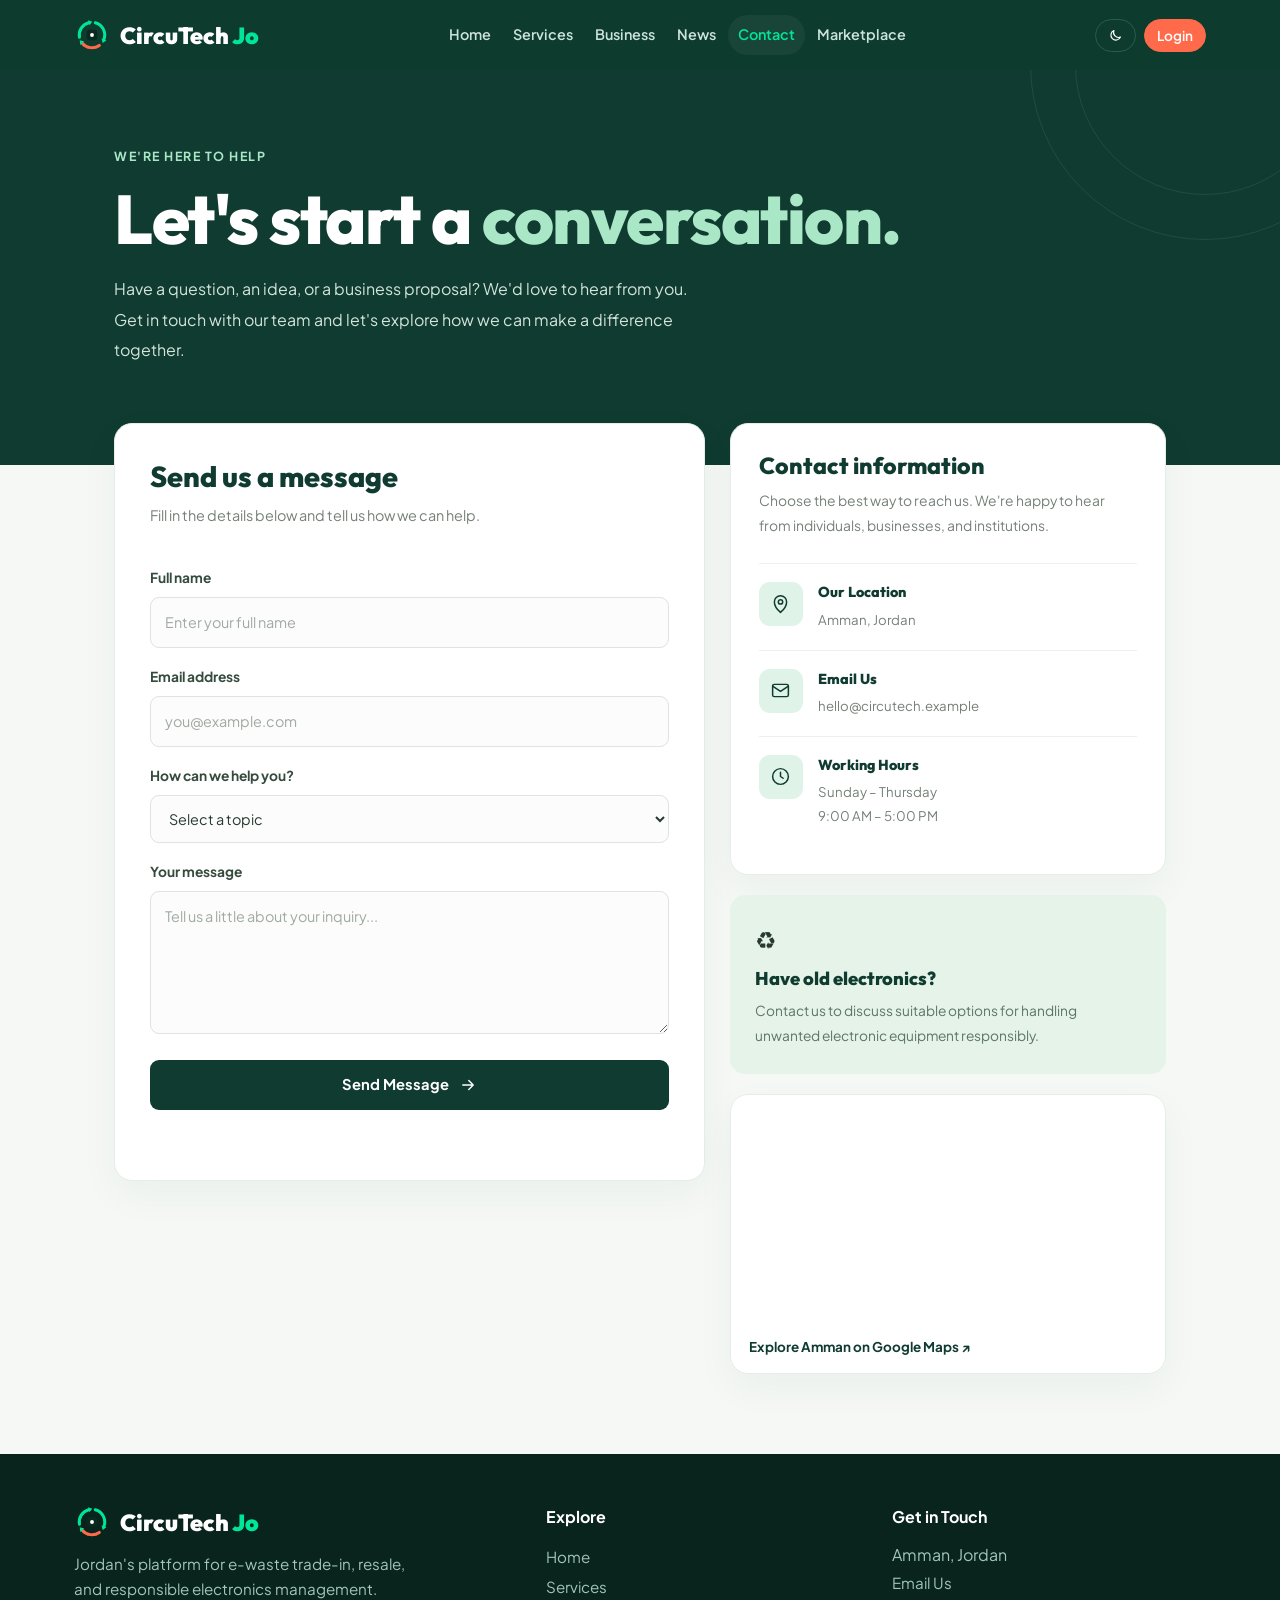
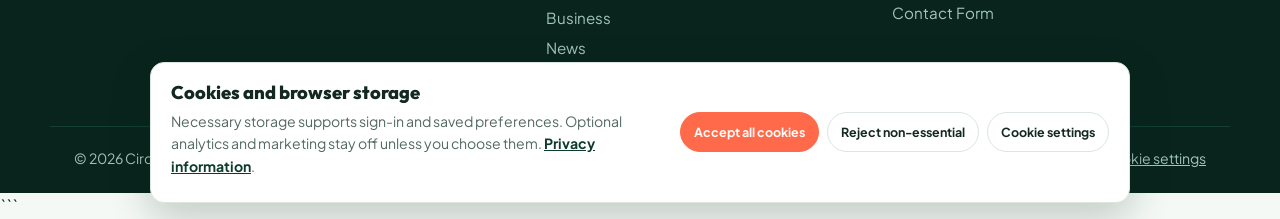
<file: circutech/contactpage/contact.html>
<!DOCTYPE html>
<html lang="en">
<head>
    <meta charset="UTF-8">
    <meta name="viewport" content="width=device-width, initial-scale=1">

    <title>Contact Us | CircuTech Jo</title>
    <meta name="description" content="Contact CircuTech Jo for electronic waste recycling, collection and business partnerships.">
    <meta name="theme-color" content="#103b30">

    <link rel="preconnect" href="https://fonts.googleapis.com">
    <link rel="preconnect" href="https://fonts.gstatic.com" crossorigin>

    <link href="https://fonts.googleapis.com/css2?family=Outfit:wght@500;600;700;800&family=Plus+Jakarta+Sans:wght@400;500;600;700&display=swap" rel="stylesheet">

    <link rel="stylesheet" href="../LandingPage/style.css">
    <link rel="stylesheet" href="../cookie-consent.css">

    <style>
        .contact-page {
            --contact-green: #103b30;
            --contact-mint: #dff3e8;
            --contact-bg: #f5f8f5;
            --contact-text: #263a30;
            font-family: 'Plus Jakarta Sans', sans-serif;
            color: var(--contact-text);
            background: var(--contact-bg);
        }

        .contact-page *,
        .contact-page *::before,
        .contact-page *::after {
            box-sizing: border-box;
        }

        .contact-page .wrap {
            width: min(1100px, 92%);
            margin: auto;
        }

        .contact-hero {
            position: relative;
            overflow: hidden;
            background: var(--contact-green);
            color: #fff;
            padding: 72px 0 100px;
        }

        .contact-hero::before,
        .contact-hero::after {
            content: "";
            position: absolute;
            border: 1px solid #ffffff15;
            border-radius: 50%;
            pointer-events: none;
        }

        .contact-hero::before {
            width: 350px;
            height: 350px;
            right: -100px;
            top: -180px;
        }

        .contact-hero::after {
            width: 260px;
            height: 260px;
            right: -55px;
            top: -135px;
        }

        .contact-hero .wrap {
            position: relative;
            z-index: 1;
        }

        .contact-eyebrow {
            display: inline-block;
            color: #a9e7c7;
            font-size: .78rem;
            font-weight: 700;
            letter-spacing: 1.5px;
            text-transform: uppercase;
            margin-bottom: 15px;
        }

        .contact-hero h1 {
            font-family: 'Outfit', sans-serif;
            font-size: clamp(2.6rem, 6vw, 4.3rem);
            line-height: 1.08;
            letter-spacing: -1.5px;
            margin: 0 0 18px;
        }

        .contact-hero h1 span {
            color: #a9e7c7;
        }

        .contact-hero p {
            max-width: 590px;
            color: #d3e4db;
            font-size: 1rem;
            line-height: 1.9;
            margin: 0;
        }

        .contact-main {
            padding: 0 0 80px;
            margin-top: -42px;
            position: relative;
            z-index: 2;
        }

        .contact-layout {
            display: grid;
            grid-template-columns: 1.15fr .85fr;
            gap: 25px;
            align-items: start;
        }

        .contact-card {
            background: #fff;
            border: 1px solid #e6ece7;
            border-radius: 18px;
            box-shadow: 0 14px 40px #173e2b0b;
        }

        .contact-form-card {
            padding: 35px;
        }

        .contact-form-heading {
            margin-bottom: 28px;
        }

        .contact-form-heading h2 {
            font-family: 'Outfit', sans-serif;
            color: var(--contact-green);
            font-size: 1.8rem;
            margin: 0 0 9px;
        }

        .contact-form-heading p {
            color: #758078;
            font-size: .9rem;
            line-height: 1.8;
            margin: 0;
        }

        .contact-form {
            display: flex;
            flex-direction: column;
            gap: 8px;
        }

        .contact-form label {
            color: #344b3e;
            font-size: .86rem;
            font-weight: 700;
            margin-top: 10px;
        }

        .contact-form input,
        .contact-form select,
        .contact-form textarea {
            width: 100%;
            border: 1px solid #dce5de;
            border-radius: 9px;
            background: #fbfcfb;
            color: #263a30;
            padding: 13px 14px;
            font: inherit;
            font-size: .9rem;
            outline: none;
            transition: border-color .2s, box-shadow .2s;
        }

        .contact-form input,
        .contact-form select {
            min-height: 48px;
        }

        .contact-form textarea {
            min-height: 135px;
            resize: vertical;
        }

        .contact-form input:focus,
        .contact-form select:focus,
        .contact-form textarea:focus {
            border-color: #438263;
            box-shadow: 0 0 0 3px #43826318;
        }

        .contact-form input::placeholder,
        .contact-form textarea::placeholder {
            color: #a0aaa2;
        }

        .contact-submit {
            display: inline-flex;
            align-items: center;
            justify-content: center;
            gap: 10px;
            width: 100%;
            min-height: 50px;
            margin-top: 18px;
            border: 0;
            border-radius: 9px;
            background: var(--contact-green);
            color: #fff;
            font: inherit;
            font-size: .92rem;
            font-weight: 700;
            cursor: pointer;
            transition: background .2s, transform .2s;
        }

        .contact-submit:hover {
            background: #205644;
            transform: translateY(-2px);
        }

        .contact-submit svg {
            width: 18px;
            height: 18px;
            fill: none;
            stroke: currentColor;
            stroke-width: 1.8;
            stroke-linecap: round;
            stroke-linejoin: round;
        }

        .contact-form-msg {
            font-size: .85rem;
            line-height: 1.7;
            margin: 8px 0 0;
        }

        .contact-side {
            display: flex;
            flex-direction: column;
            gap: 20px;
        }

        .contact-info-card {
            padding: 28px;
        }

        .contact-info-card h2 {
            font-family: 'Outfit', sans-serif;
            color: var(--contact-green);
            font-size: 1.45rem;
            margin: 0 0 8px;
        }

        .contact-info-intro {
            color: #758078;
            font-size: .87rem;
            line-height: 1.8;
            margin: 0 0 25px;
        }

        .contact-info-item {
            display: flex;
            gap: 15px;
            align-items: flex-start;
            padding: 18px 0;
            border-top: 1px solid #edf0ed;
        }

        .contact-info-icon {
            width: 44px;
            height: 44px;
            display: flex;
            align-items: center;
            justify-content: center;
            flex-shrink: 0;
            border-radius: 11px;
            background: var(--contact-mint);
            color: var(--contact-green);
        }

        .contact-info-icon svg {
            width: 21px;
            height: 21px;
            fill: none;
            stroke: currentColor;
            stroke-width: 1.7;
            stroke-linecap: round;
            stroke-linejoin: round;
        }

        .contact-info-item h3 {
            font-size: .9rem;
            color: var(--contact-green);
            margin: 2px 0 6px;
        }

        .contact-info-item p,
        .contact-info-item a {
            color: #758078;
            font-size: .83rem;
            line-height: 1.8;
            margin: 0;
            overflow-wrap: anywhere;
            text-decoration: none;
        }

        .contact-info-item a:hover {
            color: #347956;
        }

        .contact-side-note {
            padding: 25px;
            border-radius: 15px;
            background: #e5f3e9;
        }

        .contact-side-note .note-icon {
            font-size: 1.5rem;
            margin-bottom: 10px;
        }

        .contact-side-note h3 {
            font-family: 'Outfit', sans-serif;
            color: var(--contact-green);
            font-size: 1.15rem;
            margin: 0 0 9px;
        }

        .contact-side-note p {
            color: #5d7566;
            font-size: .86rem;
            line-height: 1.8;
            margin: 0;
        }

        .contact-map {
            overflow: hidden;
            padding: 8px;
        }

        .contact-map iframe {
            display: block;
            width: 100%;
            height: 220px;
            border: 0;
            border-radius: 11px;
        }

        .contact-map-link {
            display: inline-block;
            padding: 13px 10px 8px;
            color: var(--contact-green);
            font-size: .84rem;
            font-weight: 700;
            text-decoration: none;
        }

        .contact-map-link:hover {
            text-decoration: underline;
        }

        @media (max-width: 800px) {
            .contact-layout {
                grid-template-columns: 1fr;
            }

            .contact-hero {
                padding: 60px 0 85px;
            }

            .contact-main {
                margin-top: -32px;
            }

            .contact-side {
                display: grid;
                grid-template-columns: 1fr 1fr;
                align-items: start;
            }

            .contact-info-card {
                grid-row: span 2;
            }
        }

        @media (max-width: 560px) {
            .contact-hero {
                padding: 48px 0 72px;
            }

            .contact-hero h1 {
                letter-spacing: -.8px;
            }

            .contact-main {
                padding-bottom: 50px;
            }

            .contact-form-card {
                padding: 23px 18px;
            }

            .contact-side {
                display: flex;
            }

            .contact-info-card {
                padding: 23px 19px;
            }
        }
    </style>
</head>

<body>

<a class="skip" href="#main">Skip to content</a>

<header class="nav" id="top">
    <div class="wrap">

        <a class="logo" href="../index.html" aria-label="CircuTech Jo home">
            <svg class="logo-mark" viewBox="0 0 48 48" aria-hidden="true">
                <path class="arc" d="M28.4 7.6A17 17 0 0 1 39.97 29.8"/>
                <polygon class="head" points="38.3,34.5 43.26,31 36.68,28.6"/>
                <path class="arc" d="M33.75 37.9A17 17 0 0 1 10.98 34.93"/>
                <polygon class="head" points="7.77,31.1 8.3,37.18 13.66,32.68"/>
                <path class="arc" d="M7.26 26.95A17 17 0 0 1 19.6 7.58"/>
                <polygon class="head" points="24.43,6.28 18.69,4.2 20.5,10.96"/>
                <rect class="chip" x="17" y="17" width="14" height="14" rx="4"/>
                <circle cx="24" cy="24" r="2.6" fill="#fff"/>
            </svg>
            <span class="logo-text">CircuTech <i>Jo</i></span>
        </a>

        <ul id="menu">
            <li><a href="../index.html">Home</a></li>
            <li><a href="../servicespage/services.html">Services</a></li>
            <li><a href="../businesspage/business.html">Business</a></li>
            <li><a href="../newspage/news.html">News</a></li>
            <li><a href="../contactpage/contact.html" class="active" aria-current="page">Contact</a></li>
            <li><a href="../marketpage/market.html">Marketplace</a></li>
        </ul>

        <div class="actions">
            <button class="btn-sm" type="button" id="theme" aria-label="Toggle dark mode">
                <svg class="i" viewBox="0 0 24 24" aria-hidden="true">
                    <path d="M20 14.5A8 8 0 0 1 9.5 4a8 8 0 1 0 10.5 10.5z"/>
                </svg>
            </button>

            <a class="btn-sm login" href="../loginpage/login.html">Login</a>

            <button class="menu-btn" type="button" id="menuBtn"
                    aria-label="Open menu" aria-expanded="false" aria-controls="menu">
                <span></span>
                <span></span>
                <span></span>
            </button>
        </div>

    </div>
</header>

<main id="main" class="contact-page">

    <section class="contact-hero">
        <div class="wrap">
            <span class="contact-eyebrow">WE'RE HERE TO HELP</span>

            <h1>Let's start a <span>conversation.</span></h1>

            <p>
                Have a question, an idea, or a business proposal?
                We'd love to hear from you. Get in touch with our team
                and let's explore how we can make a difference together.
            </p>
        </div>
    </section>

    <section class="contact-main">
        <div class="wrap contact-layout">

            <!-- Contact Form -->
            <section class="contact-card contact-form-card">
                <div class="contact-form-heading">
                    <h2>Send us a message</h2>
                    <p>
                        Fill in the details below and tell us how we can help.
                    </p>
                </div>

                <form class="contact-form" id="contactForm" novalidate>

                    <label for="cname">Full name</label>
                    <input
                        type="text"
                        id="cname"
                        name="name"
                        placeholder="Enter your full name"
                        autocomplete="name"
                        required
                    >

                    <label for="cemail">Email address</label>
                    <input
                        type="email"
                        id="cemail"
                        name="email"
                        placeholder="you@example.com"
                        autocomplete="email"
                        required
                    >

                    <label for="caud">How can we help you?</label>
                    <select id="caud" name="audience" required>
                        <option value="" disabled selected>Select a topic</option>
                        <option value="individual">Individual inquiry</option>
                        <option value="business">Business partnership</option>
                        <option value="collection">E-waste collection</option>
                        <option value="recycling">Recycling inquiry</option>
                        <option value="institution">School or institution</option>
                        <option value="other">Other</option>
                    </select>

                    <label for="cmsg">Your message</label>
                    <textarea
                        id="cmsg"
                        name="message"
                        rows="5"
                        placeholder="Tell us a little about your inquiry..."
                        required
                    ></textarea>

                    <button class="contact-submit" type="submit">
                        Send Message
                        <svg viewBox="0 0 24 24" aria-hidden="true">
                            <path d="M5 12h14M13 6l6 6-6 6"/>
                        </svg>
                    </button>

                    <p class="contact-form-msg form-msg" id="formMsg"
                       role="status" aria-live="polite"></p>
                </form>
            </section>

            <!-- Contact Information -->
            <aside class="contact-side">

                <section class="contact-card contact-info-card">
                    <h2>Contact information</h2>
                    <p class="contact-info-intro">
                        Choose the best way to reach us. We're happy to
                        hear from individuals, businesses, and institutions.
                    </p>

                    <div class="contact-info-item">
                        <div class="contact-info-icon">
                            <svg viewBox="0 0 24 24" aria-hidden="true">
                                <path d="M12 21s7-6 7-12a7 7 0 0 0-14 0c0 6 7 12 7 12z"/>
                                <circle cx="12" cy="9" r="2.5"/>
                            </svg>
                        </div>
                        <div>
                            <h3>Our Location</h3>
                            <p>Amman, Jordan</p>
                        </div>
                    </div>

                    <div class="contact-info-item">
                        <div class="contact-info-icon">
                            <svg viewBox="0 0 24 24" aria-hidden="true">
                                <rect x="3" y="5" width="18" height="14" rx="2"/>
                                <path d="m3 7 9 6 9-6"/>
                            </svg>
                        </div>
                        <div>
                            <h3>Email Us</h3>
                            <p>
                                <a href="mailto:hello@circutech.example">
                                    hello@circutech.example
                                </a>
                            </p>
                        </div>
                    </div>

                    <div class="contact-info-item">
                        <div class="contact-info-icon">
                            <svg viewBox="0 0 24 24" aria-hidden="true">
                                <circle cx="12" cy="12" r="9"/>
                                <path d="M12 7v5l3 2"/>
                            </svg>
                        </div>
                        <div>
                            <h3>Working Hours</h3>
                            <p>Sunday – Thursday</p>
                            <p>9:00 AM – 5:00 PM</p>
                        </div>
                    </div>
                </section>

                <section class="contact-side-note">
                    <div class="note-icon" aria-hidden="true">♻</div>
                    <h3>Have old electronics?</h3>
                    <p>
                        Contact us to discuss suitable options for handling
                        unwanted electronic equipment responsibly.
                    </p>
                </section>

                <section class="contact-card contact-map">
                    <iframe
                        title="Map showing Amman, Jordan"
                        src="https://maps.google.com/maps?q=Amman%2C%20Jordan&amp;z=12&amp;output=embed"
                        loading="lazy"
                        referrerpolicy="no-referrer-when-downgrade">
                    </iframe>

                    <a
                        class="contact-map-link"
                        href="https://www.google.com/maps/search/?api=1&amp;query=Amman%2C+Jordan"
                        target="_blank"
                        rel="noopener">
                        Explore Amman on Google Maps ↗
                    </a>
                </section>

            </aside>
        </div>
    </section>

</main>

<footer>
    <div class="wrap f-top">

        <div class="f-brand">
            <a class="logo" href="../index.html">
                <svg class="logo-mark" viewBox="0 0 48 48" aria-hidden="true">
                    <path class="arc" d="M28.4 7.6A17 17 0 0 1 39.97 29.8"/>
                    <polygon class="head" points="38.3,34.5 43.26,31 36.68,28.6"/>
                    <path class="arc" d="M33.75 37.9A17 17 0 0 1 10.98 34.93"/>
                    <polygon class="head" points="7.77,31.1 8.3,37.18 13.66,32.68"/>
                    <path class="arc" d="M7.26 26.95A17 17 0 0 1 19.6 7.58"/>
                    <polygon class="head" points="24.43,6.28 18.69,4.2 20.5,10.96"/>
                    <rect class="chip" x="17" y="17" width="14" height="14" rx="4"/>
                    <circle cx="24" cy="24" r="2.6" fill="#fff"/>
                </svg>
                <span class="logo-text">CircuTech <i>Jo</i></span>
            </a>

            <p>
                Jordan's platform for e-waste trade-in, resale,
                and responsible electronics management.
            </p>
        </div>

        <nav class="f-col" aria-label="Pages">
            <h4>Explore</h4>
            <ul>
                <li><a href="../index.html">Home</a></li>
                <li><a href="../servicespage/services.html">Services</a></li>
                <li><a href="../businesspage/business.html">Business</a></li>
                <li><a href="../newspage/news.html">News</a></li>
                <li><a href="../marketpage/market.html">Marketplace</a></li>
            </ul>
        </nav>

        <div class="f-col">
            <h4>Get in Touch</h4>
            <ul>
                <li>Amman, Jordan</li>
                <li>
                    <a href="mailto:hello@circutech.example">Email Us</a>
                </li>
                <li>
                    <a href="../contactpage/contact.html">Contact Form</a>
                </li>
            </ul>
        </div>

    </div>

    <div class="wrap f-bottom">
        <p>
            &copy; <span id="year">2026</span> CircuTech Jo.
            All rights reserved.
        </p>

        <div class="f-legal">
            <a href="../privacypage/privacy.html">Privacy information</a>
            <button class="cookie-settings-link" type="button" data-cookie-settings>Cookie settings</button>
        </div>
    </div>
</footer>

<a class="to-top" id="toTop" href="#top" aria-label="Back to top">
    <svg class="i" viewBox="0 0 24 24" aria-hidden="true">
        <path d="M12 19V5M6 11l6-6 6 6"/>
    </svg>
</a>

<script src="../LandingPage/script.js"></script>

<aside class="cookie-banner" id="cookieBanner" role="region" aria-label="Cookie and storage choices" hidden><div class="cookie-copy"><h2>Cookies and browser storage</h2><p>Necessary storage supports sign-in and saved preferences. Optional analytics and marketing stay off unless you choose them. <a href="../privacypage/privacy.html">Privacy information</a>.</p><p class="cookie-feedback" id="cookieBannerFeedback" role="status" hidden></p></div><div class="cookie-actions"><button type="button" data-cookie-action="accept">Accept all cookies</button><button type="button" data-cookie-action="reject">Reject non-essential</button><button type="button" data-cookie-action="settings">Cookie settings</button></div></aside>
<dialog class="cookie-dialog" id="cookieDialog" aria-labelledby="cookieTitle"><h2 id="cookieTitle">Cookie settings</h2><p>Necessary browser storage is always on. No analytics or advertising integration is currently loaded.</p><form><label class="cookie-choice"><input id="cookieNecessary" type="checkbox" checked disabled><span><strong>Strictly necessary</strong>Required for sign-in, saved app data, and your consent choice.</span></label><label class="cookie-choice"><input id="cookieAnalytics" type="checkbox"><span><strong>Analytics</strong>Optional measurement; no service is connected.</span></label><label class="cookie-choice"><input id="cookieMarketing" type="checkbox"><span><strong>Marketing</strong>Optional advertising; no service is connected.</span></label></form><p class="cookie-feedback" id="cookieDialogFeedback" role="status" aria-live="polite" hidden></p><div class="cookie-dialog-actions"><button type="button" data-cookie-close>Close</button><button type="button" data-cookie-action="reject">Reject non-essential</button><button type="button" data-cookie-save>Save preferences</button></div></dialog>
<script src="../cookie-consent.js"></script>
</body>
</html>
```
</file>
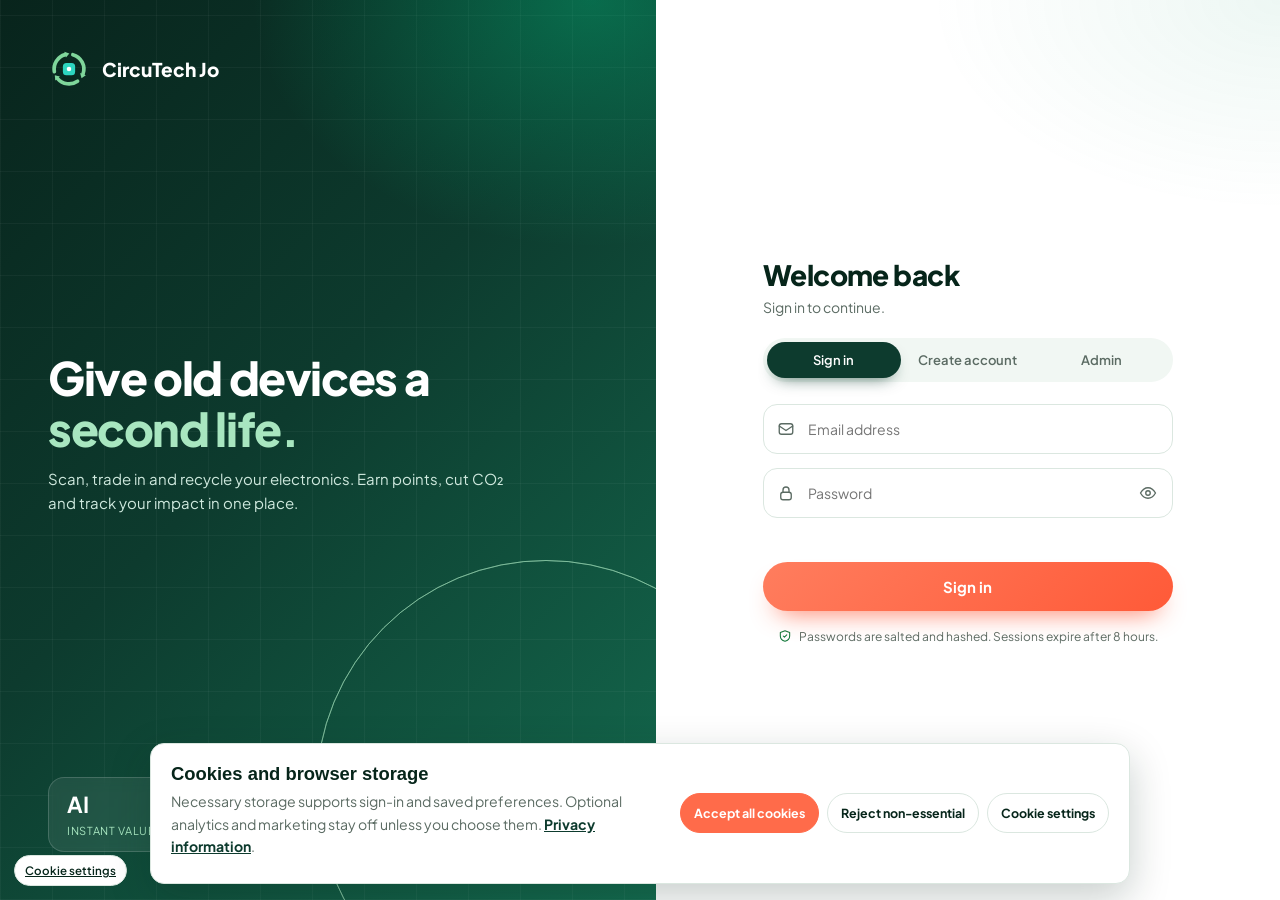
<file: circutech/loginpage/admin.html>
<!DOCTYPE html>
<html lang="en"><head><meta charset="UTF-8"><meta name="viewport" content="width=device-width,initial-scale=1">
<title>Admin | CircuTech Jo</title>
<style>
:root{--g:#0d3b2e;--t:#0f766e;--bg:#f4f9f5;--line:#dbe7e0;--mut:#5b6b63;--soft:#eef5f0;--warn:#b42318}
*{box-sizing:border-box;margin:0;padding:0}
body{font-family:system-ui,sans-serif;background:var(--bg);color:#06251a;display:flex;min-height:100vh}
aside{width:230px;background:linear-gradient(180deg,#0f4636,#061f18);color:#fff;padding:20px 12px;display:flex;flex-direction:column;gap:18px;position:sticky;top:0;height:100vh}
aside>b{padding:0 10px;font-size:16px}aside em{font-style:normal;background:#a8e6c0;color:#08301d;font-size:9px;padding:2px 6px;border-radius:4px;margin-left:4px}
nav{display:grid;gap:3px}nav a{padding:11px 14px;border-radius:10px;color:#ffffffb8;font-size:13px;font-weight:500;cursor:pointer}
nav a.on,nav a:hover{background:#ffffff1f;color:#fff}
#out{margin-top:auto;padding:10px;border:1px solid #ffffff40;border-radius:10px;background:none;color:#fff;cursor:pointer}
main{flex:1;padding:28px 34px;min-width:0}h1{font-size:26px;margin-bottom:20px}h3{font-size:15px;margin-bottom:12px}
.grid{display:grid;grid-template-columns:repeat(auto-fit,minmax(180px,1fr));gap:14px;margin-bottom:20px}
.card{background:#fff;border:1px solid var(--line);border-radius:16px;padding:18px;margin-bottom:16px}
.k small{color:var(--mut);font-size:12px}.k b{display:block;font-size:28px;color:var(--t);margin-top:4px}
table{width:100%;border-collapse:collapse;font-size:13px}th{text-align:left;color:var(--mut);font-size:11px;text-transform:uppercase;letter-spacing:.05em}
th,td{padding:10px 8px;border-bottom:1px solid var(--line)}.wrap{overflow-x:auto}
input,select{padding:10px 12px;border:1px solid var(--line);border-radius:10px;font:inherit;font-size:13px}
.frm{display:flex;flex-wrap:wrap;gap:10px;align-items:end}.frm label{font-size:11px;font-weight:600;color:var(--mut);display:grid;gap:4px}
button.b{padding:10px 18px;border:0;border-radius:99px;background:#ff5a38;color:#fff;font-weight:600;cursor:pointer}
button.b.g{background:#fff;color:#06251a;border:1px solid var(--line)}button.d{background:none;border:0;color:var(--warn);cursor:pointer;font-weight:600}
.bar{display:grid;grid-template-columns:110px 1fr 36px;gap:10px;align-items:center;font-size:12px;margin:7px 0}
.bar i{display:block;height:10px;border-radius:6px;background:linear-gradient(90deg,#0d3b2e,#1b9a6c)}
.tag{padding:3px 9px;border-radius:99px;background:var(--soft);font-size:11px;font-weight:700;color:var(--t)}.tag.w{background:#fef3c7;color:#92400e}
.note{font-size:12px;color:var(--mut);margin-top:10px}
@media(max-width:800px){body{flex-direction:column}aside{width:auto;height:auto;position:static}nav{display:flex;overflow-x:auto}main{padding:18px}}
</style><link rel="stylesheet" href="../cookie-consent.css"><script src="../cookie-consent.js" defer></script></head><body style="visibility:hidden">
<aside class="cookie-banner" id="cookieBanner" role="region" aria-label="Cookie and storage choices" hidden><div class="cookie-copy"><h2>Cookies and browser storage</h2><p>Necessary storage supports sign-in and saved preferences. Optional analytics and marketing stay off unless you choose them. <a href="../privacypage/privacy.html">Privacy information</a>.</p><p class="cookie-feedback" id="cookieBannerFeedback" role="status" hidden></p></div><div class="cookie-actions"><button type="button" data-cookie-action="accept">Accept all cookies</button><button type="button" data-cookie-action="reject">Reject non-essential</button><button type="button" data-cookie-action="settings">Cookie settings</button></div></aside>
<dialog class="cookie-dialog" id="cookieDialog" aria-labelledby="cookieTitle"><h2 id="cookieTitle">Cookie settings</h2><p>Necessary browser storage is always on. No analytics or advertising integration is currently loaded.</p><form><label class="cookie-choice"><input id="cookieNecessary" type="checkbox" checked disabled><span><strong>Strictly necessary</strong>Required for sign-in, saved app data, and your consent choice.</span></label><label class="cookie-choice"><input id="cookieAnalytics" type="checkbox"><span><strong>Analytics</strong>Optional measurement; no service is connected.</span></label><label class="cookie-choice"><input id="cookieMarketing" type="checkbox"><span><strong>Marketing</strong>Optional advertising; no service is connected.</span></label></form><p class="cookie-feedback" id="cookieDialogFeedback" role="status" aria-live="polite" hidden></p><div class="cookie-dialog-actions"><button type="button" data-cookie-close>Close</button><button type="button" data-cookie-action="reject">Reject non-essential</button><button type="button" data-cookie-save>Save preferences</button></div></dialog>
<button class="cookie-settings-link cookie-reopen" type="button" data-cookie-settings>Cookie settings</button>
<aside><b>CircuTech Jo <em>Admin</em></b><nav id="nav"></nav><button id="out">Log out</button></aside>
<main><h1 id="t"></h1><div id="v"></div></main>
<script>
const L = localStorage, S = sessionStorage, LOGIN = '../loginpage/login.html';
const J = (s, k, f) => { try { return JSON.parse(s.getItem(k)) ?? f; } catch { return f; } };
const W = (k, v) => L.setItem(k, JSON.stringify(v));
const esc = s => String(s ?? '').replace(/[&<>"']/g, c => ({ '&': '&amp;', '<': '&lt;', '>': '&gt;', '"': '&quot;', "'": '&#39;' }[c]));
const me = J(S, 'circutech_session', null);
const account = me && me.exp > Date.now() && J(L, 'circutech_users', []).find(user => user.email === me.email && user.role === 'admin' && !user.suspended);
if (!account) { S.removeItem('circutech_session'); location.replace(LOGIN); }
else location.replace('../apppage/app.html#adminOverview');

/* ---- data ---- */
const DEF_PLACES = [
  { name: 'Abdali Collection Point', area: 'Amman · Abdali', hours: 'Sun to Thu 9:00 to 18:00', days: [0,1,2,3,4], open: 9, close: 18, q: 'Abdali, Amman, Jordan' },
  { name: 'Sweifieh Collection Point', area: 'Amman · Sweifieh', hours: 'Daily 10:00 to 20:00', days: [0,1,2,3,4,5,6], open: 10, close: 20, q: 'Sweifieh, Amman, Jordan' },
  { name: 'Irbid City Center', area: 'Irbid · City Center', hours: 'Sun to Thu 9:00 to 17:00', days: [0,1,2,3,4], open: 9, close: 17, q: 'Irbid City Center, Jordan' },
  { name: 'Aqaba Collection Point', area: 'Aqaba · Downtown', hours: 'Sun to Thu 9:00 to 16:00', days: [0,1,2,3,4], open: 9, close: 16, q: 'Aqaba, Jordan' }];
const DEF_TIERS = [[500, 5, 'Grocery voucher'], [1500, 15, 'Electronics voucher'], [3000, 30, 'Shopping voucher']];
const users = () => J(L, 'circutech_users', []);
const places = () => J(L, 'circutech_places', null) || DEF_PLACES;
const tiers = () => J(L, 'circutech_tiers', null) || DEF_TIERS;
const keys = p => Object.keys(L).filter(k => k.startsWith(p));
const mail = k => k.slice(k.indexOf(':') + 1);
const scansOf = e => J(L, 'circutech_scans:' + e, []);
const allScans = () => keys('circutech_scans:').flatMap(k => scansOf(mail(k)).map(s => ({ ...s, email: mail(k) }))).sort((a, b) => b.date - a.date);
const allVouchers = () => keys('circutech_vouchers:').flatMap(k => J(L, k, []).map(v => ({ ...v, email: mail(k) })));
const bizList = () => keys('circutech_biz:').map(k => ({ key: k, email: mail(k), ...J(L, k, {}) }));
const sum = (a, f) => a.reduce((x, y) => x + (+f(y) || 0), 0);
const d = t => new Date(t).toLocaleDateString();

/* ---- tabs ---- */
const TABS = {
  overview() {
    const s = allScans(), u = users().filter(x => x.role !== 'admin'), b = bizList();
    const pend = sum(b, x => (x.pickups || []).filter(p => !p.status).length);
    const k = (l, v) => `<div class="card k"><small>${l}</small><b>${v}</b></div>`;
    const byType = {}; s.forEach(x => byType[x.device] = (byType[x.device] || 0) + 1);
    const max = Math.max(1, ...Object.values(byType));
    return `<div class="grid">${k('Users', u.length)}${k('Devices scanned', s.length)}${k('Estimated value (JOD)', Math.round(sum(s, x => x.mid)))}
      ${k('kg CO₂ avoided', Math.round(sum(s, x => x.co2)))}${k('Points earned', Math.round(sum(s, x => x.points)))}${k('Vouchers redeemed', allVouchers().length)}
      ${k('Businesses', b.length)}${k('Pending pick-ups', pend)}</div>
      <div class="card"><h3>Devices by type</h3>${Object.entries(byType).map(([n, c]) => `<div class="bar"><span>${esc(n)}</span><div><i style="width:${c / max * 100}%"></i></div><b>${c}</b></div>`).join('') || '<p class="note">No scans yet.</p>'}</div>
      <p class="note">Demo mode: data comes from this browser's storage. Move it to a real database before launch.</p>`;
  },
  users() {
    const u = users().filter(x => x.role !== 'admin');
    return `<div class="card wrap"><table><tr><th>Name</th><th>Email</th><th>Joined</th><th>Scans</th><th>Points</th><th></th></tr>
      ${u.map(x => { const s = scansOf(x.email); return `<tr><td>${esc(x.name)}</td><td>${esc(x.email)}</td><td>${d(x.created)}</td><td>${s.length}</td><td>${Math.round(sum(s, y => y.points))}</td><td><button class="d" data-act="delUser" data-id="${esc(x.email)}">Delete</button></td></tr>`; }).join('') || '<tr><td colspan="6">No users yet.</td></tr>'}</table></div>`;
  },
  scans() {
    const s = allScans();
    return `<div class="row" style="margin-bottom:12px"><button class="b g" data-act="csv">Export CSV</button></div><div class="card wrap"><table><tr><th>Date</th><th>User</th><th>Device</th><th>Brand</th><th>Condition</th><th>Grade</th><th>Value (JOD)</th><th>CO₂</th><th>Points</th></tr>
      ${s.map(x => `<tr><td>${d(x.date)}</td><td>${esc(x.email)}</td><td>${esc(x.device)}</td><td>${esc(x.brand)}</td><td>${esc(x.cond)}</td><td>${esc(x.grade)}</td><td>${x.lo}–${x.hi}</td><td>${x.co2}</td><td>${x.points}</td></tr>`).join('') || '<tr><td colspan="9">No scans yet.</td></tr>'}</table></div>`;
  },
  places() {
    return `<div class="card"><h3>Add a collection point</h3><div class="frm">
      <label>Name<input id="pN" placeholder="Zarqa Collection Point"></label><label>Area<input id="pA" placeholder="Zarqa · Downtown"></label>
      <label>Opens<input id="pO" type="number" min="0" max="23" value="9" style="width:80px"></label><label>Closes<input id="pC" type="number" min="1" max="24" value="17" style="width:80px"></label>
      <label>Days<select id="pD"><option value="w">Sun to Thu</option><option value="a">Daily</option></select></label><button class="b" data-act="addPlace">Add</button></div></div>
      <div class="card wrap"><table><tr><th>Name</th><th>Area</th><th>Hours</th><th></th></tr>${places().map((p, i) => `<tr><td>${esc(p.name)}</td><td>${esc(p.area)}</td><td>${esc(p.hours)}</td><td><button class="d" data-act="delPlace" data-id="${i}">Delete</button></td></tr>`).join('')}</table></div>`;
  },
  rewards() {
    const v = allVouchers();
    return `<div class="card"><h3>Add a voucher tier</h3><div class="frm"><label>Points needed<input id="rP" type="number" min="1" value="1000"></label><label>Value (JOD)<input id="rJ" type="number" min="1" value="10"></label><label>Name<input id="rN" placeholder="Fuel voucher"></label><button class="b" data-act="addTier">Add</button></div></div>
      <div class="card wrap"><h3>Voucher tiers</h3><table><tr><th>Name</th><th>Points</th><th>Value</th><th></th></tr>${tiers().map((t, i) => `<tr><td>${esc(t[2])}</td><td>${t[0]}</td><td>JOD ${t[1]}</td><td><button class="d" data-act="delTier" data-id="${i}">Delete</button></td></tr>`).join('')}</table></div>
      <div class="card wrap"><h3>Redeemed vouchers (${v.length})</h3><table><tr><th>Date</th><th>User</th><th>Voucher</th><th>Code</th></tr>${v.map(x => `<tr><td>${d(x.date)}</td><td>${esc(x.email)}</td><td>${esc(x.name)} · JOD ${x.jod}</td><td>${esc(x.code)}</td></tr>`).join('') || '<tr><td colspan="4">None yet.</td></tr>'}</table></div>`;
  },
  business() {
    const rows = bizList().flatMap(b => (b.pickups || []).map((p, i) => ({ b, p, i })));
    return `<div class="card wrap"><h3>Businesses (${bizList().length})</h3><table><tr><th>Company</th><th>Industry</th><th>Employees</th><th>Owner</th></tr>${bizList().map(b => `<tr><td>${esc(b.company)}</td><td>${esc(b.industry)}</td><td>${b.staff}</td><td>${esc(b.email)}</td></tr>`).join('') || '<tr><td colspan="4">None yet.</td></tr>'}</table></div>
      <div class="card wrap"><h3>Pick-up requests</h3><table><tr><th>Company</th><th>Devices</th><th>Type</th><th>Date</th><th>Area</th><th>Status</th><th></th></tr>
      ${rows.map(({ b, p, i }) => `<tr><td>${esc(b.company)}</td><td>${p.n}</td><td>${esc(p.type)}</td><td>${esc(p.date || '-')}</td><td>${esc(p.area)}</td><td><span class="tag ${p.status ? '' : 'w'}">${p.status || 'Requested'}</span></td><td>${p.status ? '' : `<button class="d" style="color:var(--t)" data-act="confirm" data-id="${esc(b.key)}|${i}">Confirm</button>`}</td></tr>`).join('') || '<tr><td colspan="7">No requests.</td></tr>'}</table></div>`;
  }
};
const TITLES = { overview: 'Overview', users: 'Users', scans: 'All scans', places: 'Collection points', rewards: 'Rewards', business: 'Businesses & pick-ups' };

function go() {
  const id = TABS[location.hash.slice(1)] ? location.hash.slice(1) : 'overview';
  document.getElementById('nav').innerHTML = Object.keys(TABS).map(k => `<a href="#${k}" class="${k === id ? 'on' : ''}">${TITLES[k]}</a>`).join('');
  document.getElementById('t').textContent = TITLES[id];
  document.getElementById('v').innerHTML = TABS[id]();
}
addEventListener('hashchange', go);

/* ---- actions ---- */
const $ = id => document.getElementById(id);
document.addEventListener('click', e => {
  const b = e.target.closest('[data-act]'); if (!b) return;
  const a = b.dataset.act, id = b.dataset.id;
  if (a === 'delUser') {
    if (!confirm('Delete this user and all their data?')) return;
    W('circutech_users', users().filter(x => x.email !== id));
    ['scans', 'spent', 'vouchers', 'biz'].forEach(k => L.removeItem('circutech_' + k + ':' + id));
  }
  if (a === 'addPlace') {
    const name = $('pN').value.trim(), area = $('pA').value.trim(), o = +$('pO').value, c = +$('pC').value, all = $('pD').value === 'a';
    if (!name || !area || c <= o) return alert('Fill the name, area and valid hours.');
    W('circutech_places', [...places(), { name, area, open: o, close: c, days: all ? [0,1,2,3,4,5,6] : [0,1,2,3,4], hours: `${all ? 'Daily' : 'Sun to Thu'} ${o}:00 to ${c}:00`, q: area.replace('·', ',') + ', Jordan' }]);
  }
  if (a === 'delPlace') W('circutech_places', places().filter((_, i) => i !== +id));
  if (a === 'addTier') {
    const p = +$('rP').value, j = +$('rJ').value, n = $('rN').value.trim();
    if (!p || !j || !n) return alert('Fill all fields.');
    W('circutech_tiers', [...tiers(), [p, j, n]].sort((x, y) => x[0] - y[0]));
  }
  if (a === 'delTier') W('circutech_tiers', tiers().filter((_, i) => i !== +id));
  if (a === 'confirm') { const [k, i] = id.split('|'); const biz = J(L, k, {}); biz.pickups[+i].status = 'Confirmed'; W(k, biz); }
  if (a === 'csv') {
    const rows = [['Date', 'User', 'Device', 'Brand', 'Condition', 'Grade', 'Min', 'Max', 'CO2', 'Points'], ...allScans().map(x => [new Date(x.date).toISOString().slice(0, 10), x.email, x.device, x.brand, x.cond, x.grade, x.lo, x.hi, x.co2, x.points])];
    const l = document.createElement('a');
    l.href = URL.createObjectURL(new Blob(['\ufeff' + rows.map(r => r.map(v => '"' + String(v).replace(/"/g, '""') + '"').join(',')).join('\n')], { type: 'text/csv' }));
    l.download = 'circutech-all-scans.csv'; l.click(); return;
  }
  go();
});
$('out').onclick = () => { S.removeItem('circutech_session'); location.href = LOGIN; };
go();
</script></body></html>
</file>
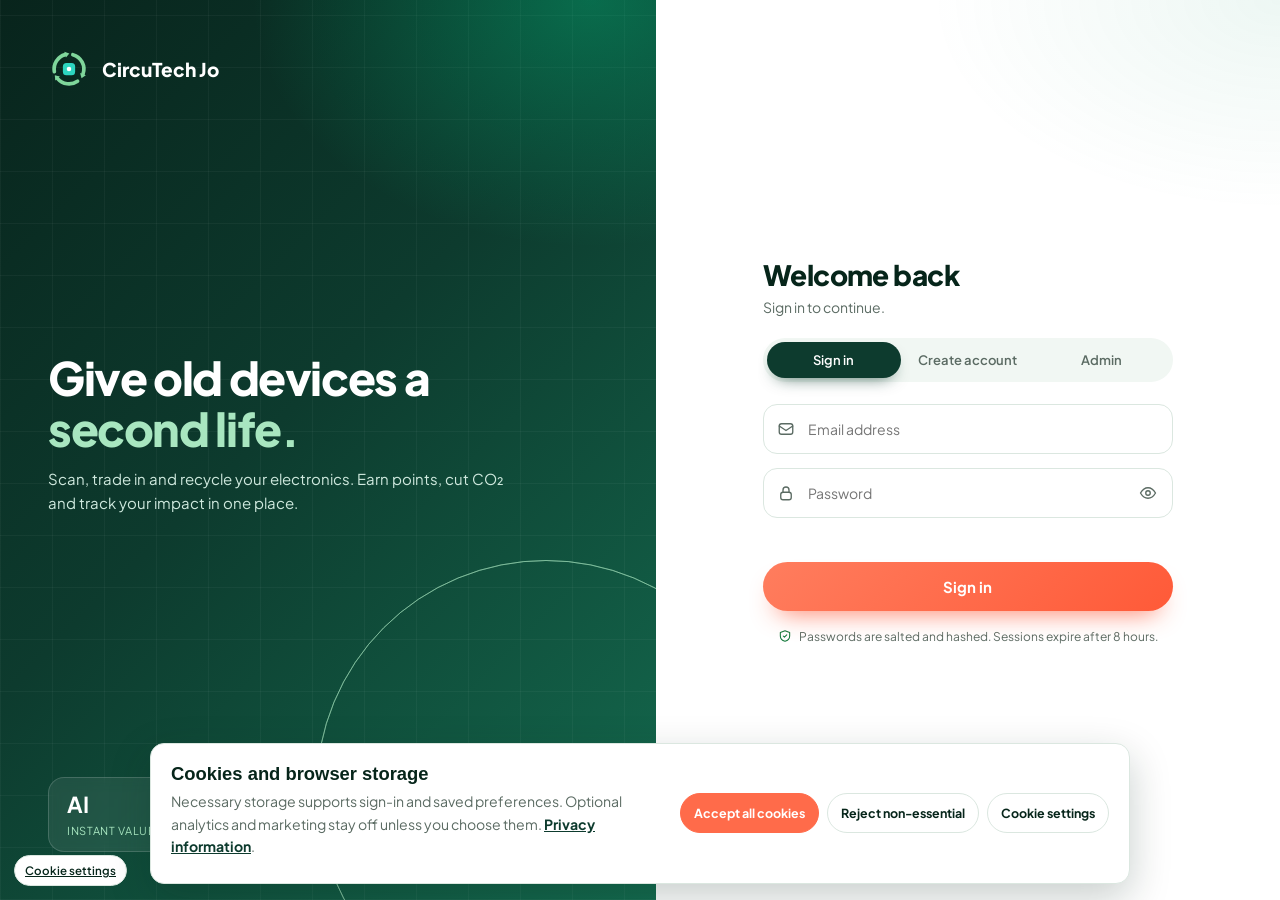
<file: circutech/loginpage/login.html>
<!DOCTYPE html>
<html lang="en"><head><meta charset="UTF-8"><meta name="viewport" content="width=device-width,initial-scale=1,viewport-fit=cover">
<title>Sign in | CircuTech Jo</title>
<link href="https://fonts.googleapis.com/css2?family=Plus+Jakarta+Sans:wght@400;500;600;700;800&display=swap" rel="stylesheet">
<link rel="stylesheet" href="../cookie-consent.css">
<style>
:root{--g:#0d3b2e;--acc:#1b9a6c;--acc2:#0d3b2e;--ink:#06251a;--mut:#5b6b63;--line:#dbe7e0;--soft:#f1f7f3;--warn:#b42318;--ok:#157a3c}
body.admin{--acc:#0f766e;--acc2:#06251a}
*{box-sizing:border-box;margin:0;padding:0}
body{font-family:'Plus Jakarta Sans',system-ui,sans-serif;min-height:100vh;display:grid;grid-template-columns:1.05fr 1fr;color:var(--ink);background:#fff}
svg{fill:none;stroke:currentColor;stroke-width:1.8;stroke-linecap:round;stroke-linejoin:round}
/* left art panel */
.art{position:relative;overflow:hidden;color:#fff;padding:48px;display:flex;flex-direction:column;justify-content:space-between;background:linear-gradient(135deg,#08241c 0%,#0d3b2e 45%,#146b4f 100%)}
.art::before{content:"";position:absolute;inset:0;background:radial-gradient(520px 380px at 90% 0,rgba(0,230,153,.3),transparent 65%),repeating-linear-gradient(90deg,rgba(255,255,255,.04) 0 1px,transparent 1px 52px),repeating-linear-gradient(0deg,rgba(255,255,255,.04) 0 1px,transparent 1px 52px)}
.art>*{position:relative}
.rings{position:absolute!important;right:-120px;bottom:-120px;width:460px;height:460px;pointer-events:none}
.rings i{position:absolute;inset:0;border-radius:50%;border:1px solid rgba(168,230,192,.35);animation:ping 6s infinite}
.rings i:nth-child(2){animation-delay:2s}.rings i:nth-child(3){animation-delay:4s}
@keyframes ping{0%{transform:scale(.3);opacity:.9}100%{transform:scale(1.2);opacity:0}}
.brand{display:flex;align-items:center;gap:12px;font-weight:800;font-size:19px}.brand svg{width:42px;height:42px}
.arc{stroke:#7fd69b;stroke-width:4.2}.head{fill:#7fd69b;stroke:none}.chipm{fill:#2dd4bf;stroke:none}
.art h2{font-size:clamp(30px,3.6vw,46px);line-height:1.1;letter-spacing:-.03em;font-weight:800;max-width:14ch}
.art h2 span{color:#a8e6c0}.art p{margin-top:14px;color:#cfe9de;max-width:44ch;line-height:1.6;font-size:15px}
.chips{display:flex;gap:12px;flex-wrap:wrap}
.chips div{background:rgba(255,255,255,.08);border:1px solid rgba(255,255,255,.16);backdrop-filter:blur(6px);border-radius:16px;padding:12px 18px}
.chips b{display:block;font-size:22px}.chips span{font-size:11px;color:#a8e6c0;letter-spacing:.06em;text-transform:uppercase}
/* right form */
.pane{display:grid;place-items:center;padding:32px 24px;background:radial-gradient(500px 300px at 100% 0,rgba(27,154,108,.08),transparent 70%),#fff}
.box{width:100%;max-width:410px}
.badge{display:none;align-items:center;gap:7px;font-size:11px;font-weight:700;letter-spacing:.08em;text-transform:uppercase;color:#fff;background:var(--acc2);padding:5px 12px;border-radius:99px;margin-bottom:12px;width:max-content}
.badge svg{width:13px;height:13px}body.admin .badge{display:flex}
h1{font-size:28px;letter-spacing:-.02em;font-weight:800}.sub{color:var(--mut);font-size:14px;margin:6px 0 22px}
.tabs{position:relative;display:grid;grid-template-columns:repeat(3,1fr);background:var(--soft);padding:4px;border-radius:99px;margin-bottom:22px}
.ind{position:absolute;top:4px;bottom:4px;left:4px;width:calc((100% - 8px)/3);background:var(--acc2);border-radius:99px;transition:transform .35s cubic-bezier(.3,.9,.3,1);box-shadow:0 8px 16px -8px rgba(13,59,46,.7)}
.tabs[data-i="1"] .ind{transform:translateX(100%)}.tabs[data-i="2"] .ind{transform:translateX(200%)}
.tabs button{position:relative;z-index:1;padding:10px 4px;border:0;background:none;font:inherit;font-size:13px;font-weight:600;color:var(--mut);cursor:pointer;transition:color .2s}
.tabs button.on{color:#fff}
.f{position:relative;margin-bottom:14px}
.f>svg{position:absolute;left:14px;top:50%;margin-top:-9px;width:18px;height:18px;color:var(--mut);pointer-events:none}
.f input{width:100%;padding:15px 44px 15px 44px;border:1.5px solid var(--line);border-radius:14px;font:inherit;font-size:14px;background:#fff;transition:.2s}
.f input:focus{outline:0;border-color:var(--acc);box-shadow:0 0 0 4px rgba(27,154,108,.15)}
.f input.bad{border-color:var(--warn)}
.eye{position:absolute;right:8px;top:50%;margin-top:-17px;width:34px;height:34px;border:0;background:none;color:var(--mut);cursor:pointer;border-radius:8px;display:grid;place-items:center}
.eye:hover{background:var(--soft)}.eye svg{width:18px;height:18px}
.meter{display:grid;grid-template-columns:repeat(4,1fr);gap:5px;margin:-4px 0 4px}.meter i{height:4px;border-radius:4px;background:var(--line);transition:.3s}
.mtxt{font-size:12px;color:var(--mut);margin-bottom:12px;min-height:16px}
.msg{font-size:13px;min-height:20px;margin:2px 0 10px;font-weight:500}.msg.e{color:var(--warn)}.msg.w{color:#92400e}
.go{position:relative;width:100%;padding:15px;border:0;border-radius:99px;color:#fff;font:inherit;font-weight:700;font-size:15px;cursor:pointer;background:linear-gradient(135deg,#ff7d5e,#ff5a38);box-shadow:0 14px 26px -14px rgba(255,90,56,.9);transition:.2s}
body.admin .go{background:linear-gradient(135deg,#0f766e,#06251a);box-shadow:0 14px 26px -14px rgba(6,37,26,.9)}
.go:hover:not(:disabled){transform:translateY(-2px)}.go:disabled{opacity:.6;cursor:not-allowed}
.go.busy{color:transparent}.go.busy::after{content:"";position:absolute;left:50%;top:50%;width:20px;height:20px;margin:-10px;border-radius:50%;border:3px solid #fff5;border-top-color:#fff;animation:r .7s linear infinite}
@keyframes r{to{transform:rotate(360deg)}}
.foot{margin-top:18px;font-size:12px;color:var(--mut);text-align:center;display:flex;gap:7px;align-items:center;justify-content:center}.foot svg{width:14px;height:14px;color:var(--ok)}
[hidden]{display:none!important}
.shake{animation:sh .4s}@keyframes sh{20%,60%{transform:translateX(-7px)}40%,80%{transform:translateX(7px)}}
@media(max-width:900px){body{grid-template-columns:1fr}.art{display:none}}
</style><script src="../cookie-consent.js" defer></script></head><body>
<aside class="cookie-banner" id="cookieBanner" role="region" aria-label="Cookie and storage choices" hidden><div class="cookie-copy"><h2>Cookies and browser storage</h2><p>Necessary storage supports sign-in and saved preferences. Optional analytics and marketing stay off unless you choose them. <a href="../privacypage/privacy.html">Privacy information</a>.</p><p class="cookie-feedback" id="cookieBannerFeedback" role="status" hidden></p></div><div class="cookie-actions"><button type="button" data-cookie-action="accept">Accept all cookies</button><button type="button" data-cookie-action="reject">Reject non-essential</button><button type="button" data-cookie-action="settings">Cookie settings</button></div></aside>
<dialog class="cookie-dialog" id="cookieDialog" aria-labelledby="cookieTitle"><h2 id="cookieTitle">Cookie settings</h2><p>Necessary browser storage is always on. No analytics or advertising integration is currently loaded.</p><form><label class="cookie-choice"><input id="cookieNecessary" type="checkbox" checked disabled><span><strong>Strictly necessary</strong>Required for sign-in, saved app data, and your consent choice.</span></label><label class="cookie-choice"><input id="cookieAnalytics" type="checkbox"><span><strong>Analytics</strong>Optional measurement; no service is connected.</span></label><label class="cookie-choice"><input id="cookieMarketing" type="checkbox"><span><strong>Marketing</strong>Optional advertising; no service is connected.</span></label></form><p class="cookie-feedback" id="cookieDialogFeedback" role="status" aria-live="polite" hidden></p><div class="cookie-dialog-actions"><button type="button" data-cookie-close>Close</button><button type="button" data-cookie-action="reject">Reject non-essential</button><button type="button" data-cookie-save>Save preferences</button></div></dialog>
<button class="cookie-settings-link cookie-reopen" type="button" data-cookie-settings>Cookie settings</button>
<section class="art">
  <div class="brand"><svg viewBox="0 0 48 48"><path class="arc" d="M28.4 7.6A17 17 0 0 1 39.97 29.8"/><polygon class="head" points="38.3,34.5 43.26,31 36.68,28.6"/><path class="arc" d="M33.75 37.9A17 17 0 0 1 10.98 34.93"/><polygon class="head" points="7.77,31.1 8.3,37.18 13.66,32.68"/><path class="arc" d="M7.26 26.95A17 17 0 0 1 19.6 7.58"/><polygon class="head" points="24.43,6.28 18.69,4.2 20.5,10.96"/><rect class="chipm" x="17" y="17" width="14" height="14" rx="4"/><circle cx="24" cy="24" r="2.6" fill="#fff" stroke="none"/></svg>CircuTech Jo</div>
  <div><h2>Give old devices a <span>second life.</span></h2><p>Scan, trade in and recycle your electronics. Earn points, cut CO₂ and track your impact in one place.</p></div>
  <div class="chips"><div><b>AI</b><span>Instant value</span></div><div><b>CO₂</b><span>Tracked</span></div><div><b>JOD</b><span>Rewards</span></div></div>
  <div class="rings" aria-hidden="true"><i></i><i></i><i></i></div>
</section>

<section class="pane"><div class="box" id="box">
  <div class="badge"><svg viewBox="0 0 24 24"><path d="M12 3l8 3v6c0 5-3.5 8-8 9-4.5-1-8-4-8-9V6z"/></svg>Restricted area</div>
  <h1 id="h1">Welcome back</h1><p class="sub" id="sub">Sign in to continue.</p>
  <div class="tabs" id="tabs" data-i="0"><span class="ind"></span><button class="on" data-m="in">Sign in</button><button data-m="up">Create account</button><button data-m="ad">Admin</button></div>
  <form id="f" novalidate autocomplete="on">
    <div class="f" id="nameBox" hidden><svg viewBox="0 0 24 24"><circle cx="12" cy="8" r="4"/><path d="M4 21c0-4 3.6-7 8-7s8 3 8 7"/></svg><input id="name" placeholder="Full name" autocomplete="name"></div>
    <div class="f"><svg viewBox="0 0 24 24"><rect x="3" y="5" width="18" height="14" rx="3"/><path d="m3 8 9 6 9-6"/></svg><input id="email" type="email" placeholder="Email address" autocomplete="email" inputmode="email"></div>
    <div class="f"><svg viewBox="0 0 24 24"><rect x="5" y="11" width="14" height="10" rx="3"/><path d="M8 11V8a4 4 0 0 1 8 0v3"/></svg><input id="pass" type="password" placeholder="Password" autocomplete="current-password"><button type="button" class="eye" data-eye="pass" aria-label="Show password"><svg viewBox="0 0 24 24"><path d="M2 12s4-7 10-7 10 7 10 7-4 7-10 7S2 12 2 12z"/><circle cx="12" cy="12" r="3"/></svg></button></div>
    <div id="upBox" hidden>
      <div class="meter" id="meter"><i></i><i></i><i></i><i></i></div><p class="mtxt" id="mtxt">Use 8+ characters with letters and numbers.</p>
      <div class="f"><svg viewBox="0 0 24 24"><path d="m5 12 5 5 9-10"/></svg><input id="pass2" type="password" placeholder="Confirm password" autocomplete="new-password"></div>
    </div>
    <p class="msg" id="msg" role="alert" aria-live="polite"></p>
    <button class="go" id="go" type="submit">Sign in</button>
  </form>
  <p class="foot"><svg viewBox="0 0 24 24"><path d="M12 3l8 3v6c0 5-3.5 8-8 9-4.5-1-8-4-8-9V6z"/><path d="m9 12 2 2 4-4"/></svg>Passwords are salted and hashed. Sessions expire after 8 hours.</p>
</div></section>

<script>
const APP_URL = '../apppage/app.html';      // غيّر المسار حسب مكان app.html عندك
const ADMIN_URL = '../apppage/app.html#adminOverview';
const MAX_TRIES = 5, LOCK_MS = 60000, SESSION_MS = 8 * 3600000;
const L = localStorage, S = sessionStorage, $ = id => document.getElementById(id);
const rd = (k, f) => { try { return JSON.parse(L.getItem(k)) ?? f; } catch { return f; } };
const wr = (k, v) => L.setItem(k, JSON.stringify(v));

/* ---- hashing: PBKDF2 + random salt (falls back if crypto is unavailable) ---- */
const enc = new TextEncoder();
const b64 = u8 => btoa(String.fromCharCode(...u8)), unb64 = s => Uint8Array.from(atob(s), c => c.charCodeAt(0));
const legacy = s => { let h = 2166136261; for (const c of String(s)) h = Math.imul(h ^ c.charCodeAt(0), 16777619); return (h >>> 0).toString(36); };
async function hashPass(pass, salt) {
  if (!(window.crypto && crypto.subtle)) return 'f:' + legacy(salt + pass);
  const key = await crypto.subtle.importKey('raw', enc.encode(pass), 'PBKDF2', false, ['deriveBits']);
  const bits = await crypto.subtle.deriveBits({ name: 'PBKDF2', salt: unb64(salt), iterations: 150000, hash: 'SHA-256' }, key, 256);
  return b64(new Uint8Array(bits));
}
const newSalt = () => b64(crypto.getRandomValues(new Uint8Array(16)));
async function makeUser(name, email, pass, role) {
  const salt = newSalt();
  return { name, email, salt, hash: await hashPass(pass, salt), role, created: Date.now() };
}
async function check(u, pass) {                      // يدعم الحسابات القديمة ويرقّيها تلقائياً
  if (u.salt) return (await hashPass(pass, u.salt)) === u.hash;
  if (u.pass && u.pass === legacy(pass)) {
    const salt = newSalt(); u.salt = salt; u.hash = await hashPass(pass, salt); delete u.pass; return true;
  }
  return false;
}

/* ---- default demo admin; password is stored as a salted PBKDF2 hash ---- */
const ADMIN_EMAIL = 'admin@circutech.com';
const ADMIN_SALT = 'cAHDZdoubcEaGZJK1TBUZg==';
const ADMIN_HASH = '0ofssjNbotWOwih/5kR42SOk0Yw2NT0uzxPJAbLKyzw=';
const LEGACY_ADMIN_EMAIL = 'admin@circutech.jo';
const PREVIOUS_DEMO_ADMIN_SALT = 'IW/cKjjwdeAfJkirX8weiw==';
const ready = (async () => {
  const list = rd('circutech_users', []);
  if (!Array.isArray(list)) return;
  let changed = false;
  const canonical = list.find(user => String(user.email).toLowerCase() === ADMIN_EMAIL);
  const legacyIndex = list.findIndex(user => String(user.email).toLowerCase() === LEGACY_ADMIN_EMAIL && user.role === 'admin');
  if (canonical && canonical.role === 'admin' && canonical.salt === PREVIOUS_DEMO_ADMIN_SALT) {
    canonical.salt = ADMIN_SALT;
    canonical.hash = ADMIN_HASH;
    delete canonical.pass;
    changed = true;
  }
  if (!canonical && legacyIndex >= 0) {
    const legacy = list[legacyIndex];
    legacy.name = 'CircuTech Admin';
    legacy.email = ADMIN_EMAIL;
    legacy.salt = ADMIN_SALT;
    legacy.hash = ADMIN_HASH;
    delete legacy.pass;
    changed = true;
  } else if (!canonical) {
    list.unshift({ name: 'CircuTech Admin', email: ADMIN_EMAIL, salt: ADMIN_SALT, hash: ADMIN_HASH, role: 'admin', created: Date.now() });
    changed = true;
  }
  if (canonical && legacyIndex >= 0) {
    list.splice(legacyIndex, 1);
    changed = true;
  }
  if (changed) wr('circutech_users', list);
})();

async function validateCredentials(email, password, requiredRole) {
  const users = rd('circutech_users', []);
  if (!Array.isArray(users)) return null;
  const user = users.find(account => String(account.email).toLowerCase() === email);
  const roleMatches = user && !user.suspended && (requiredRole === 'admin' ? user.role === 'admin' : user.role !== 'admin');
  if (!roleMatches || !(await check(user, password))) return null;
  return { user, users };
}

/* ---- UI ---- */
let mode = 'in';
const TXT = {
  in: ['Welcome back', 'Sign in to continue.', 'Sign in'],
  up: ['Create your account', 'Join in seconds. It is free.', 'Create account'],
  ad: ['Admin access', 'Authorised staff only.', 'Sign in as admin']
};
$('tabs').onclick = e => {
  const b = e.target.closest('button'); if (!b) return;
  mode = b.dataset.m;
  $('tabs').dataset.i = ['in', 'up', 'ad'].indexOf(mode);
  document.querySelectorAll('.tabs button').forEach(x => x.classList.toggle('on', x === b));
  document.body.classList.toggle('admin', mode === 'ad');
  [$('h1').textContent, $('sub').textContent, $('go').textContent] = TXT[mode];
  $('nameBox').hidden = $('upBox').hidden = mode !== 'up';
  $('pass').autocomplete = mode === 'up' ? 'new-password' : 'current-password';
  say('');
};
const say = (t, c = 'e') => { $('msg').textContent = t; $('msg').className = 'msg ' + c; };
const bad = (el, t) => { say(t); el.classList.add('bad'); $('box').classList.remove('shake'); void $('box').offsetWidth; $('box').classList.add('shake'); el.focus(); };
document.querySelectorAll('input').forEach(i => i.addEventListener('input', () => { i.classList.remove('bad'); say(''); }));

document.querySelectorAll('[data-eye]').forEach(b => b.onclick = () => { const i = $(b.dataset.eye); i.type = i.type === 'password' ? 'text' : 'password'; });
$('pass').addEventListener('keyup', e => { if (e.getModifierState && e.getModifierState('CapsLock')) say('Caps Lock is on.', 'w'); });

// قوة كلمة السر
function strength(p) {
  let s = 0;
  if (p.length >= 8) s++;
  if (/[a-z]/.test(p) && /[A-Z]/.test(p)) s++;
  if (/\d/.test(p)) s++;
  if (/[^A-Za-z0-9]/.test(p) || p.length >= 14) s++;
  return s;
}
$('pass').addEventListener('input', () => {
  if (mode !== 'up') return;
  const s = strength($('pass').value), col = ['#dbe7e0', '#b42318', '#d97706', '#65a30d', '#157a3c'][s];
  document.querySelectorAll('#meter i').forEach((b, i) => b.style.background = i < s ? col : '');
  $('mtxt').textContent = $('pass').value ? ['Too weak', 'Weak', 'Fair', 'Good', 'Strong'][s] : 'Use 8+ characters with letters and numbers.';
});

/* ---- حماية من التخمين: قفل مؤقت بعد 5 محاولات خاطئة ---- */
const att = () => rd('circutech_attempts', {});
const lockLeft = email => Math.max(0, ((att()[email] || {}).until || 0) - Date.now());
function fail(email) {
  const a = att(), r = a[email] || { n: 0 };
  r.n++; if (r.n >= MAX_TRIES) { r.until = Date.now() + LOCK_MS; r.n = 0; }
  a[email] = r; wr('circutech_attempts', a);
}
const clearFails = email => { const a = att(); delete a[email]; wr('circutech_attempts', a); };

/* ---- submit ---- */
$('f').onsubmit = async e => {
  e.preventDefault();
  const name = $('name').value.trim(), email = $('email').value.trim().toLowerCase(), pass = $('pass').value;
  if (!/^[^\s@]+@[^\s@]+\.[^\s@]{2,}$/.test(email)) return bad($('email'), 'Enter a valid email address.');
  if (!pass) return bad($('pass'), 'Enter your password.');

  $('go').disabled = true; $('go').classList.add('busy');
  const done = () => { $('go').disabled = false; $('go').classList.remove('busy'); };
  try {
    await ready;
    const list = rd('circutech_users', []);
    let u;

    if (mode === 'up') {
      if (name.length < 2) { done(); return bad($('name'), 'Enter your name.'); }
      if (pass.length < 8 || !/[A-Za-z]/.test(pass) || !/\d/.test(pass)) { done(); return bad($('pass'), 'Password needs 8+ characters with letters and numbers.'); }
      if (pass !== $('pass2').value) { done(); return bad($('pass2'), 'Passwords do not match.'); }
      if (list.some(x => x.email === email)) { done(); return bad($('email'), 'This email already has an account.'); }
      u = await makeUser(name, email, pass, 'user');
      list.push(u); wr('circutech_users', list);
    } else {
      const wait = lockLeft(email);
      if (wait) { done(); return say('Too many attempts. Try again in ' + Math.ceil(wait / 1000) + 's.'); }
      const validated = await validateCredentials(email, pass, mode === 'ad' ? 'admin' : 'user');
      if (!validated) {                                  // رسالة عامة واحدة لكلمة المرور أو الدور
        fail(email); done();
        return bad($('pass'), 'Wrong email or password.');
      }
      clearFails(email); wr('circutech_users', validated.users); u = validated.user;
    }

    S.setItem('circutech_session', JSON.stringify({ name: u.name, email: u.email, role: u.role, exp: Date.now() + SESSION_MS }));
    S.setItem('circutech_welcome', '1');
    location.href = u.role === 'admin' ? ADMIN_URL : APP_URL;
  } catch (err) {
    done(); say('Something went wrong. Please try again.');
  }
};
</script></body></html>
</file>
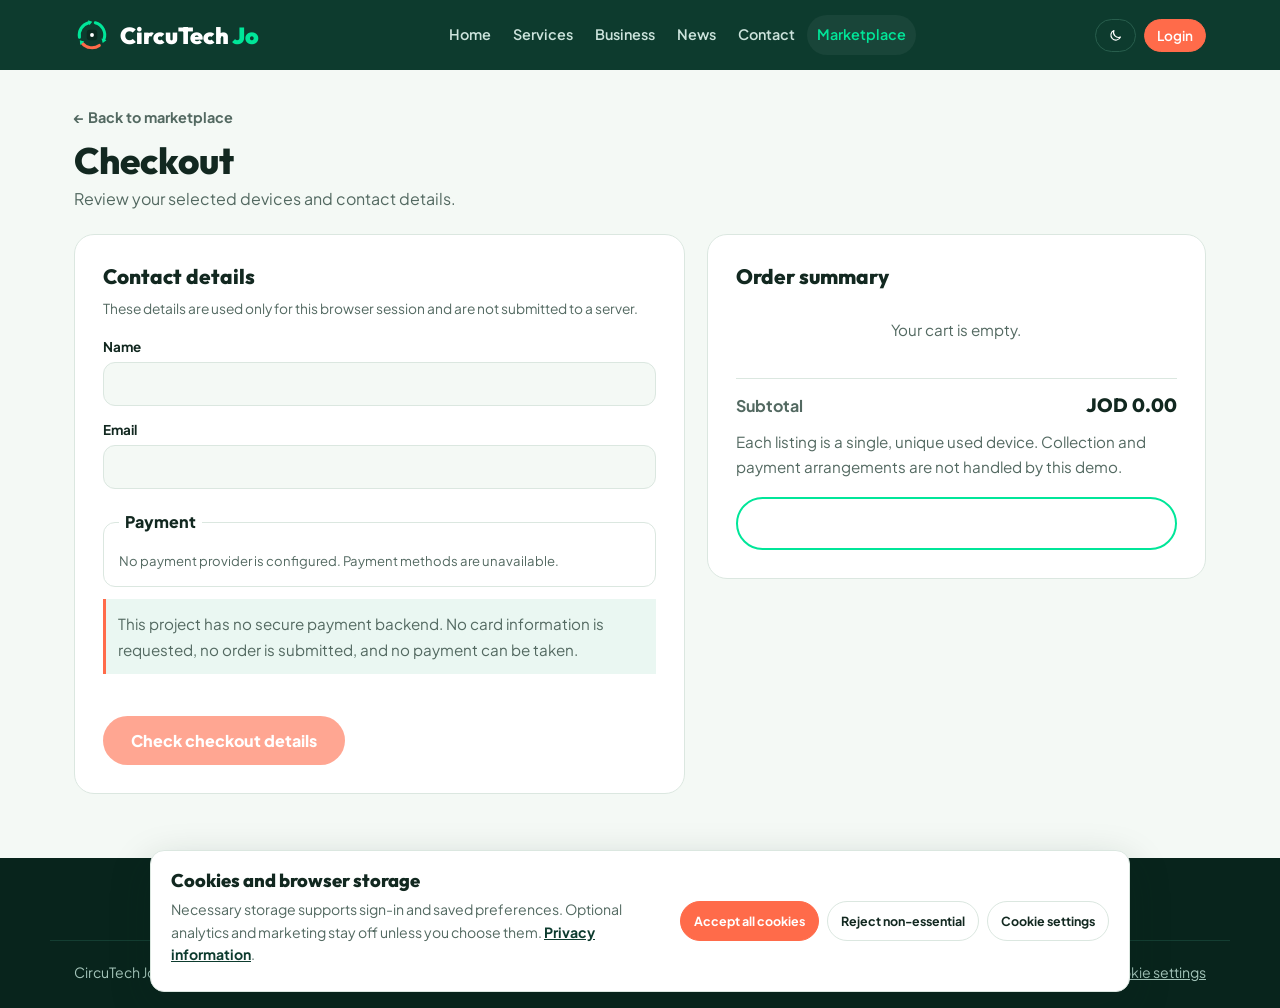
<file: circutech/marketpage/checkout.html>
<!DOCTYPE html>
<html lang="en">
<head>
  <meta charset="UTF-8">
  <meta name="viewport" content="width=device-width, initial-scale=1">
  <title>Checkout | CircuTech Jo</title>
  <meta name="description" content="Review your CircuTech marketplace cart.">
  <meta name="theme-color" content="#0d3b2e">
  <link rel="icon" href="../assets/circutech-jo-concept-02.png">
  <link rel="preconnect" href="https://fonts.googleapis.com">
  <link rel="preconnect" href="https://fonts.gstatic.com" crossorigin>
  <link href="https://fonts.googleapis.com/css2?family=Outfit:wght@600;700;800&family=Plus+Jakarta+Sans:wght@400;500;600;700;800&display=swap" rel="stylesheet">
  <link rel="stylesheet" href="../LandingPage/style.css">
  <link rel="stylesheet" href="market.css">
  <link rel="stylesheet" href="checkout.css">
  <link rel="stylesheet" href="../cookie-consent.css">
</head>
<body>
  <a class="skip" href="#main">Skip to content</a>
  <header class="nav" id="top">
    <div class="wrap">
      <a class="logo" href="../index.html" aria-label="CircuTech Jo home">
        <svg class="logo-mark" viewBox="0 0 48 48" aria-hidden="true">
          <path class="arc" d="M28.4 7.6A17 17 0 0 1 39.97 29.8"/><polygon class="head" points="38.3,34.5 43.26,31 36.68,28.6"/>
          <path class="arc" d="M33.75 37.9A17 17 0 0 1 10.98 34.93"/><polygon class="head" points="7.77,31.1 8.3,37.18 13.66,32.68"/>
          <path class="arc" d="M7.26 26.95A17 17 0 0 1 19.6 7.58"/><polygon class="head" points="24.43,6.28 18.69,4.2 20.5,10.96"/>
          <rect class="chip" x="17" y="17" width="14" height="14" rx="4"/><circle cx="24" cy="24" r="2.6" fill="#fff"/>
        </svg>
        <span class="logo-text">CircuTech <i>Jo</i></span>
      </a>
      <ul id="menu">
        <li><a href="../index.html">Home</a></li>
        <li><a href="../servicespage/services.html">Services</a></li>
        <li><a href="../businesspage/business.html">Business</a></li>
        <li><a href="../newspage/news.html">News</a></li>
        <li><a href="../contactpage/contact.html">Contact</a></li>
        <li><a href="market.html" class="active" aria-current="page">Marketplace</a></li>
      </ul>
      <div class="actions">
        <button class="btn-sm" type="button" id="theme" aria-label="Toggle dark mode"><svg class="i" viewBox="0 0 24 24" aria-hidden="true"><path d="M20 14.5A8 8 0 0 1 9.5 4a8 8 0 1 0 10.5 10.5z"/></svg></button>
        <a class="btn-sm login" href="../loginpage/login.html">Login</a>
        <button class="menu-btn" type="button" id="menuBtn" aria-label="Open menu" aria-expanded="false" aria-controls="menu"><span></span><span></span><span></span></button>
      </div>
    </div>
  </header>

  <main id="main" class="checkout-page">
    <section class="checkout-heading">
      <div class="wrap">
        <a class="checkout-back" href="market.html">← Back to marketplace</a>
        <h1>Checkout</h1>
        <p>Review your selected devices and contact details.</p>
      </div>
    </section>

    <section class="wrap checkout-layout">
      <form class="card pad checkout-form" id="checkoutForm">
        <h2>Contact details</h2>
        <p class="mut">These details are used only for this browser session and are not submitted to a server.</p>
        <label for="customerName">Name</label>
        <input id="customerName" name="name" autocomplete="name" maxlength="80" required>
        <label for="customerEmail">Email</label>
        <input id="customerEmail" name="email" type="email" autocomplete="email" maxlength="254" required>
        <fieldset class="payment-options" disabled>
          <legend>Payment</legend>
          <p>No payment provider is configured. Payment methods are unavailable.</p>
        </fieldset>
        <p class="payment-disclaimer">This project has no secure payment backend. No card information is requested, no order is submitted, and no payment can be taken.</p>
        <p class="checkout-message" id="checkoutMessage" role="alert" aria-live="assertive"></p>
        <button class="btn" id="checkoutSubmit" type="submit">Check checkout details</button>
      </form>

      <aside class="card pad checkout-summary" aria-labelledby="summaryTitle">
        <h2 id="summaryTitle">Order summary</h2>
        <div id="checkoutItems" class="checkout-items"></div>
        <p id="checkoutEmpty" class="checkout-empty" hidden>Your cart is empty.</p>
        <div class="checkout-total"><span>Subtotal</span><b id="checkoutSubtotal">JOD 0.00</b></div>
        <p class="mut checkout-unique">Each listing is a single, unique used device. Collection and payment arrangements are not handled by this demo.</p>
        <a class="btn ghost checkout-return" href="market.html">Return to marketplace</a>
      </aside>
    </section>
  </main>

  <script src="../LandingPage/script.js"></script>
  <script src="store.js"></script>
  <script src="checkout.js"></script>
  <aside class="cookie-banner" id="cookieBanner" role="region" aria-label="Cookie and storage choices" hidden><div class="cookie-copy"><h2>Cookies and browser storage</h2><p>Necessary storage supports sign-in and saved preferences. Optional analytics and marketing stay off unless you choose them. <a href="../privacypage/privacy.html">Privacy information</a>.</p><p class="cookie-feedback" id="cookieBannerFeedback" role="status" hidden></p></div><div class="cookie-actions"><button type="button" data-cookie-action="accept">Accept all cookies</button><button type="button" data-cookie-action="reject">Reject non-essential</button><button type="button" data-cookie-action="settings">Cookie settings</button></div></aside>
  <dialog class="cookie-dialog" id="cookieDialog" aria-labelledby="cookieTitle"><h2 id="cookieTitle">Cookie settings</h2><p>Necessary browser storage is always on. No analytics or advertising integration is currently loaded.</p><form><label class="cookie-choice"><input id="cookieNecessary" type="checkbox" checked disabled><span><strong>Strictly necessary</strong>Required for sign-in, saved app data, and your consent choice.</span></label><label class="cookie-choice"><input id="cookieAnalytics" type="checkbox"><span><strong>Analytics</strong>Optional measurement; no service is connected.</span></label><label class="cookie-choice"><input id="cookieMarketing" type="checkbox"><span><strong>Marketing</strong>Optional advertising; no service is connected.</span></label></form><p class="cookie-feedback" id="cookieDialogFeedback" role="status" aria-live="polite" hidden></p><div class="cookie-dialog-actions"><button type="button" data-cookie-close>Close</button><button type="button" data-cookie-action="reject">Reject non-essential</button><button type="button" data-cookie-save>Save preferences</button></div></dialog>
  <footer><div class="wrap f-bottom"><p>CircuTech Jo Marketplace</p><div class="f-legal"><a href="../privacypage/privacy.html">Privacy information</a><button class="cookie-settings-link" type="button" data-cookie-settings>Cookie settings</button></div></div></footer>
  <script src="../cookie-consent.js"></script>
</body>
</html>
</file>
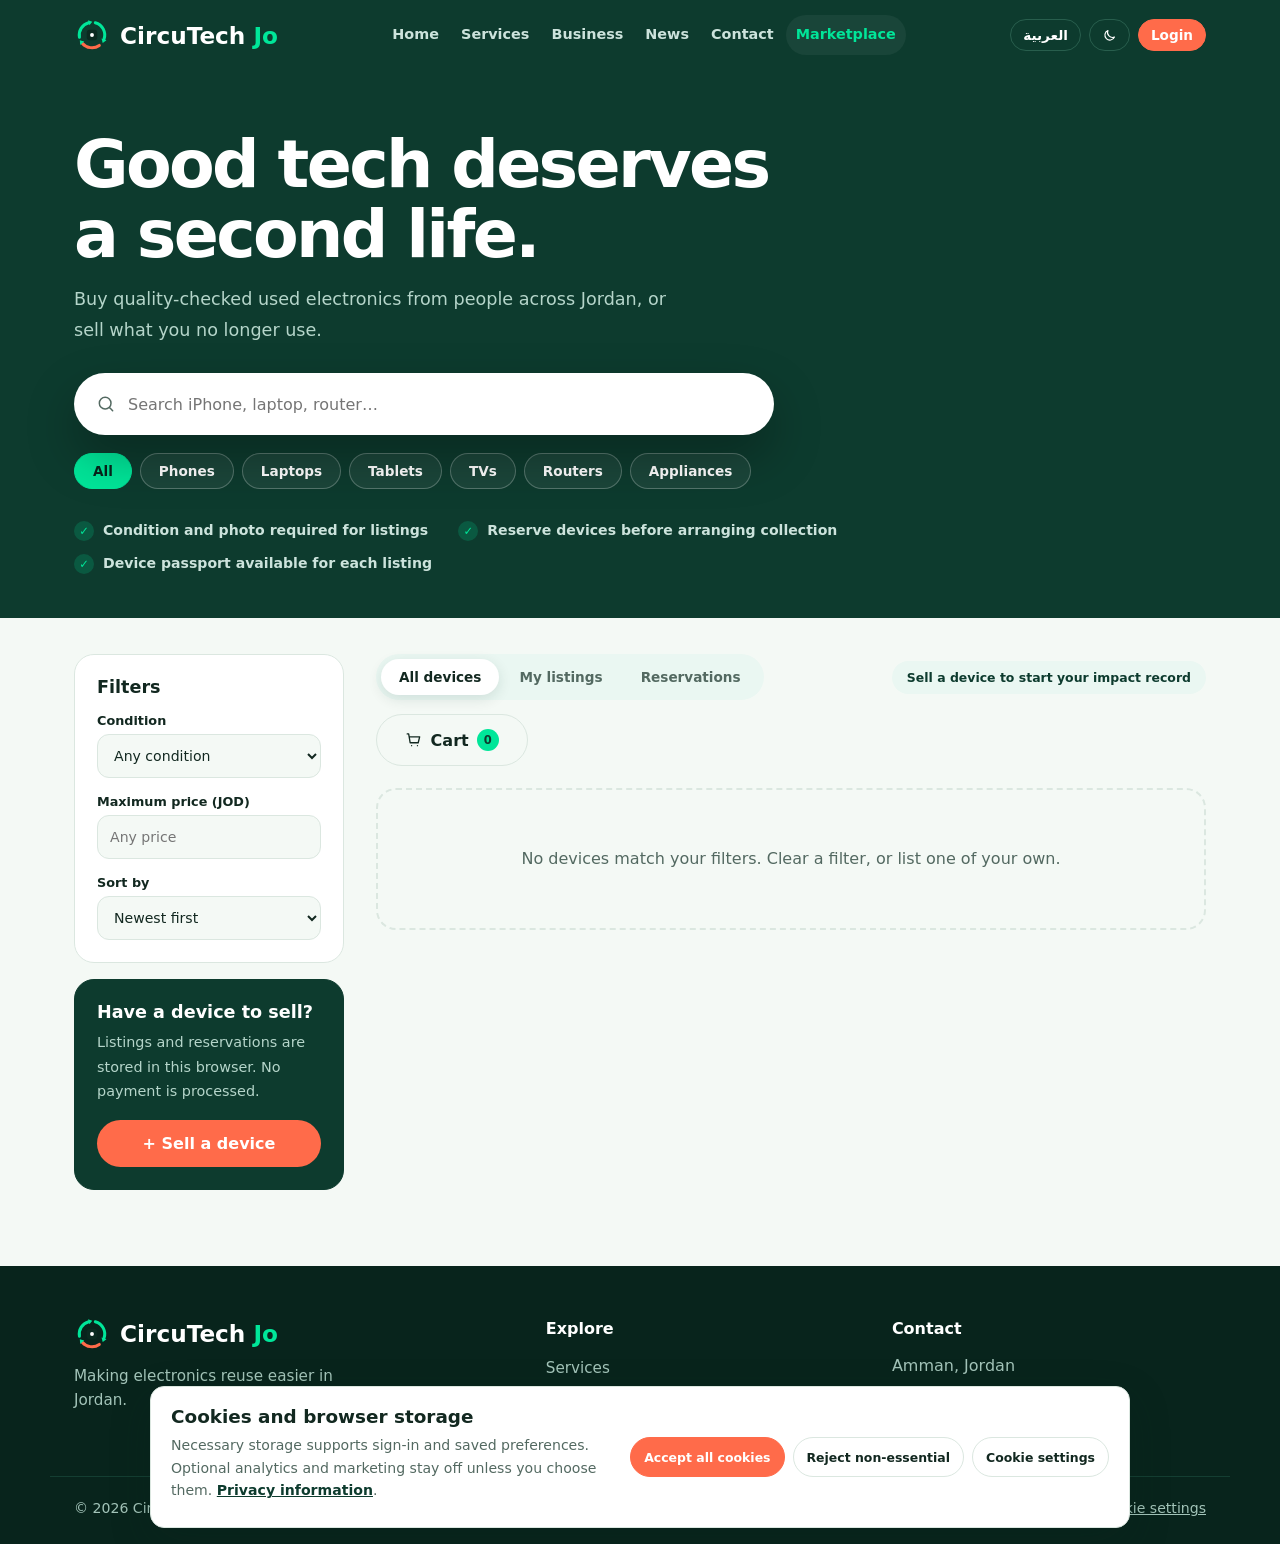
<file: circutech/marketpage/market.html>
<!DOCTYPE html>
<html lang="en">
<head>
  <meta charset="UTF-8">
  <meta name="viewport" content="width=device-width, initial-scale=1">
  <title>Marketplace | CircuTech Jo</title>
  <meta name="description" content="Discover and reuse electronic devices in Jordan.">
  <meta name="theme-color" content="#0d3b2e">
  <link rel="icon" href="../assets/circutech-jo-concept-02.png">
  <link rel="stylesheet" href="../LandingPage/style.css">
  <link rel="stylesheet" href="market.css">
  <link rel="stylesheet" href="../cookie-consent.css">
</head>
<body>
  <a class="skip" href="#main">Skip to content</a>

  <header class="nav" id="top">
    <div class="wrap">
      <a class="logo" href="../index.html" aria-label="CircuTech Jo home">
        <svg class="logo-mark" viewBox="0 0 48 48" aria-hidden="true">
          <path class="arc" d="M28.4 7.6A17 17 0 0 1 39.97 29.8"/>
          <polygon class="head" points="38.3,34.5 43.26,31 36.68,28.6"/>
          <path class="arc" d="M33.75 37.9A17 17 0 0 1 10.98 34.93"/>
          <polygon class="head" points="7.77,31.1 8.3,37.18 13.66,32.68"/>
          <path class="arc" d="M7.26 26.95A17 17 0 0 1 19.6 7.58"/>
          <polygon class="head" points="24.43,6.28 18.69,4.2 20.5,10.96"/>
          <rect class="chip" x="17" y="17" width="14" height="14" rx="4"/>
          <circle cx="24" cy="24" r="2.6" fill="#fff"/>
        </svg>
        <span class="logo-text">CircuTech <i>Jo</i></span>
      </a>
      <ul id="menu">
        <li><a href="../index.html">Home</a></li>
        <li><a href="../servicespage/services.html">Services</a></li>
        <li><a href="../businesspage/business.html">Business</a></li>
        <li><a href="../newspage/news.html">News</a></li>
        <li><a href="../contactpage/contact.html">Contact</a></li>
        <li><a href="market.html" class="active" aria-current="page">Marketplace</a></li>
      </ul>
      <div class="actions">
        <button class="btn-sm" type="button">العربية</button>
        <button class="btn-sm" type="button" id="theme" aria-label="Toggle dark mode">
          <svg class="i" viewBox="0 0 24 24" aria-hidden="true"><path d="M20 14.5A8 8 0 0 1 9.5 4a8 8 0 1 0 10.5 10.5z"/></svg>
        </button>
        <a class="btn-sm login" href="../loginpage/login.html">Login</a>
        <button class="menu-btn" type="button" id="menuBtn" aria-label="Open menu" aria-expanded="false" aria-controls="menu"><span></span><span></span><span></span></button>
      </div>
    </div>
  </header>

  <main id="main">

    <!-- Top: headline + search -->
    <section class="mk-hero">
      <div class="wrap">
        <h1 class="fade">Good tech deserves a second life.</h1>
        <p class="fade" style="--d:.1">Buy quality-checked used electronics from people across Jordan, or sell what you no longer use.</p>

        <div class="mk-search fade" style="--d:.2" role="search">
          <svg class="i" viewBox="0 0 24 24" aria-hidden="true"><circle cx="11" cy="11" r="7"/><path d="M20 20l-3.5-3.5"/></svg>
          <label class="vh" for="q">Search devices</label>
          <input id="q" type="search" placeholder="Search iPhone, laptop, router…" autocomplete="off">
        </div>

        <div class="cats" id="cats" role="group" aria-label="Categories">
          <button type="button" data-c="" aria-pressed="true">All</button>
          <button type="button" data-c="phone" aria-pressed="false">Phones</button>
          <button type="button" data-c="laptop" aria-pressed="false">Laptops</button>
          <button type="button" data-c="tablet" aria-pressed="false">Tablets</button>
          <button type="button" data-c="tv" aria-pressed="false">TVs</button>
          <button type="button" data-c="router" aria-pressed="false">Routers</button>
          <button type="button" data-c="appliance" aria-pressed="false">Appliances</button>
        </div>

        <ul class="trust">
          <li>Condition and photo required for listings</li>
          <li>Reserve devices before arranging collection</li>
          <li>Device passport available for each listing</li>
        </ul>
      </div>
    </section>

    <!-- Results -->
    <section class="mk-body" id="products">
      <div class="wrap mk-layout">

        <aside class="mk-side" aria-label="Filters">
          <div class="box">
            <h2>Filters</h2>
            <select id="cat" hidden aria-hidden="true">
              <option value="">All categories</option><option value="phone">Phones</option><option value="laptop">Laptops</option>
              <option value="tablet">Tablets</option><option value="tv">TVs</option><option value="router">Routers</option><option value="appliance">Appliances</option>
            </select>
            <label for="cond">Condition</label>
            <select id="cond"><option value="">Any condition</option><option value="like-new">Like new</option><option value="good">Good</option></select>
            <label for="max">Maximum price (JOD)</label>
            <input id="max" type="number" min="1" placeholder="Any price">
            <label for="sort">Sort by</label>
            <select id="sort"><option value="new">Newest first</option><option value="low">Lowest price</option><option value="high">Highest price</option></select>
          </div>
          <div class="box sell-box">
            <h2>Have a device to sell?</h2>
            <p>Listings and reservations are stored in this browser. No payment is processed.</p>
            <button class="btn" id="sellBtn" type="button">+ Sell a device</button>
          </div>
        </aside>

        <div class="mk-main">
          <div class="mk-bar2">
            <div class="mk-tabs" role="tablist" aria-label="Marketplace listings">
              <button class="mk-tab" role="tab" data-t="browse" aria-selected="true" type="button">All devices</button>
              <button class="mk-tab" role="tab" data-t="mine" aria-selected="false" type="button">My listings</button>
              <button class="mk-tab" role="tab" data-t="res" aria-selected="false" type="button">Reservations</button>
            </div>
            <span class="mk-chip" id="chip"></span>
            <button class="btn out cart-open" id="cartOpen" type="button" aria-haspopup="dialog" aria-controls="cartDialog">
              <svg class="i" viewBox="0 0 24 24" aria-hidden="true"><path d="M3 4h2l2 12h11l2-8H6M9 20h.01M17 20h.01"/></svg>
              Cart <span id="cartCount" role="status" aria-live="polite">0</span>
            </button>
          </div>
          <div class="mk-grid" id="grid" aria-live="polite"></div>
        </div>

      </div>
    </section>
  </main>

  <!-- Sell dialog -->
  <dialog id="dlg">
    <div id="sellForm">
      <div class="dialog-heading"><h2>List your device</h2><p>Good photos and an honest description sell faster.</p></div>
      <label for="fTitle">Device title</label>
      <input id="fTitle" maxlength="60" placeholder="e.g. iPhone 13, 128 GB">
      <label for="fCat">Category</label>
      <select id="fCat"><option value="phone">Phone</option><option value="laptop">Laptop</option><option value="tablet">Tablet</option><option value="tv">TV</option><option value="router">Router</option><option value="appliance">Appliance</option></select>
      <label for="fCond">Condition</label>
      <select id="fCond"><option value="like-new">Like new</option><option value="good" selected>Good</option><option value="fair">Fair</option><option value="broken">Damaged or not working</option></select>
      <label for="fPrice">Price (JOD)</label>
      <input id="fPrice" type="number" min="1" max="2000" step="0.5" inputmode="decimal" placeholder="Enter price">
      <p class="fee" id="fee"></p>
      <label for="fDesc">Description</label>
      <textarea id="fDesc" rows="3" maxlength="400" placeholder="Describe the device and its condition"></textarea>
      <label for="fImg">Device photo</label>
      <input id="fImg" type="file" accept="image/*">
      <div class="prev" id="prev"></div>
      <ul class="gate" id="gate" aria-live="polite"></ul>
      <p class="msg" id="fMsg" role="alert"></p>
      <div class="dl-row"><button class="btn dialog-primary" id="publish" type="button">Publish</button><button class="btn out" id="cancel" type="button">Cancel</button></div>
    </div>
  </dialog>

  <dialog id="cartDialog" class="cart-dialog" aria-labelledby="cartTitle">
    <div class="dialog-heading"><h2 id="cartTitle">Your cart</h2><p>Each marketplace listing is a unique, one-off device.</p></div>
    <div id="cartItems" class="cart-items"></div>
    <p class="cart-empty" id="cartEmpty">Your cart is empty. Add a device from the listings.</p>
    <div class="cart-total"><span>Subtotal</span><b id="cartSubtotal">JOD 0.00</b></div>
    <p class="cart-note">Checkout is a demo interface. No payment or order will be submitted.</p>
    <div class="dl-row"><a class="btn dialog-primary" id="checkoutLink" href="checkout.html" aria-disabled="true">Continue to checkout</a><button class="btn out" id="cartClose" type="button">Close</button></div>
  </dialog>

  <!-- Passport dialog -->
  <dialog id="pass">
    <div id="passBody"></div>
    <div class="noprint dl-row"><button class="btn dialog-primary" id="printPass" type="button">Print certificate</button><button class="btn out" id="closePass" type="button">Close</button></div>
  </dialog>

  <!-- Report dialog -->
  <dialog id="rep">
    <form id="repForm" method="dialog">
      <div class="dialog-heading"><h2>Report listing</h2></div>
      <label for="repReason">Reason</label>
      <select id="repReason"><option>Price looks unrealistic</option><option>Device is not as described</option><option>Suspicious or stolen item</option><option>Prohibited content</option></select>
      <div class="dl-row"><button class="btn dialog-primary" type="submit">Send report</button><button class="btn out" id="repCancel" type="button">Cancel</button></div>
    </form>
  </dialog>

  <footer>
    <div class="wrap f-top">
      <div class="f-brand">
        <a class="logo" href="../index.html">
          <svg class="logo-mark" viewBox="0 0 48 48" aria-hidden="true">
            <path class="arc" d="M28.4 7.6A17 17 0 0 1 39.97 29.8"/><polygon class="head" points="38.3,34.5 43.26,31 36.68,28.6"/>
            <path class="arc" d="M33.75 37.9A17 17 0 0 1 10.98 34.93"/><polygon class="head" points="7.77,31.1 8.3,37.18 13.66,32.68"/>
            <path class="arc" d="M7.26 26.95A17 17 0 0 1 19.6 7.58"/><polygon class="head" points="24.43,6.28 18.69,4.2 20.5,10.96"/>
            <rect class="chip" x="17" y="17" width="14" height="14" rx="4"/><circle cx="24" cy="24" r="2.6" fill="#fff"/>
          </svg>
          <span class="logo-text">CircuTech <i>Jo</i></span>
        </a>
        <p>Making electronics reuse easier in Jordan.</p>
      </div>
      <nav class="f-col" aria-label="Footer pages">
        <h4>Explore</h4>
        <ul>
          <li><a href="../servicespage/services.html">Services</a></li>
          <li><a href="../businesspage/business.html">Business</a></li>
          <li><a href="market.html">Marketplace</a></li>
        </ul>
      </nav>
      <div class="f-col">
        <h4>Contact</h4>
        <ul>
          <li>Amman, Jordan</li>
          <li><a href="mailto:hello@circutech.example">hello@circutech.example</a></li>
          <li><a href="../contactpage/contact.html">Contact us</a></li>
        </ul>
      </div>
    </div>
    <div class="wrap f-bottom">
      <p>&copy; <span id="year">2026</span> CircuTech Jo. All rights reserved.</p>
      <div class="f-legal"><a href="../privacypage/privacy.html">Privacy information</a><button class="cookie-settings-link" type="button" data-cookie-settings>Cookie settings</button></div>
    </div>
  </footer>

  <a class="to-top" id="toTop" href="#top" aria-label="Back to top"><svg class="i" viewBox="0 0 24 24" aria-hidden="true"><path d="M12 19V5M6 11l6-6 6 6"/></svg></a>

  <script src="../LandingPage/script.js"></script>
  <script src="store.js"></script>
  <script src="market.js"></script>
  <aside class="cookie-banner" id="cookieBanner" role="region" aria-label="Cookie and storage choices" hidden><div class="cookie-copy"><h2>Cookies and browser storage</h2><p>Necessary storage supports sign-in and saved preferences. Optional analytics and marketing stay off unless you choose them. <a href="../privacypage/privacy.html">Privacy information</a>.</p><p class="cookie-feedback" id="cookieBannerFeedback" role="status" hidden></p></div><div class="cookie-actions"><button type="button" data-cookie-action="accept">Accept all cookies</button><button type="button" data-cookie-action="reject">Reject non-essential</button><button type="button" data-cookie-action="settings">Cookie settings</button></div></aside>
  <dialog class="cookie-dialog" id="cookieDialog" aria-labelledby="cookieTitle"><h2 id="cookieTitle">Cookie settings</h2><p>Necessary browser storage is always on. No analytics or advertising integration is currently loaded.</p><form><label class="cookie-choice"><input id="cookieNecessary" type="checkbox" checked disabled><span><strong>Strictly necessary</strong>Required for sign-in, saved app data, and your consent choice.</span></label><label class="cookie-choice"><input id="cookieAnalytics" type="checkbox"><span><strong>Analytics</strong>Optional measurement; no service is connected.</span></label><label class="cookie-choice"><input id="cookieMarketing" type="checkbox"><span><strong>Marketing</strong>Optional advertising; no service is connected.</span></label></form><p class="cookie-feedback" id="cookieDialogFeedback" role="status" aria-live="polite" hidden></p><div class="cookie-dialog-actions"><button type="button" data-cookie-close>Close</button><button type="button" data-cookie-action="reject">Reject non-essential</button><button type="button" data-cookie-save>Save preferences</button></div></dialog>
  <script src="../cookie-consent.js"></script>
</body>
</html>
</file>
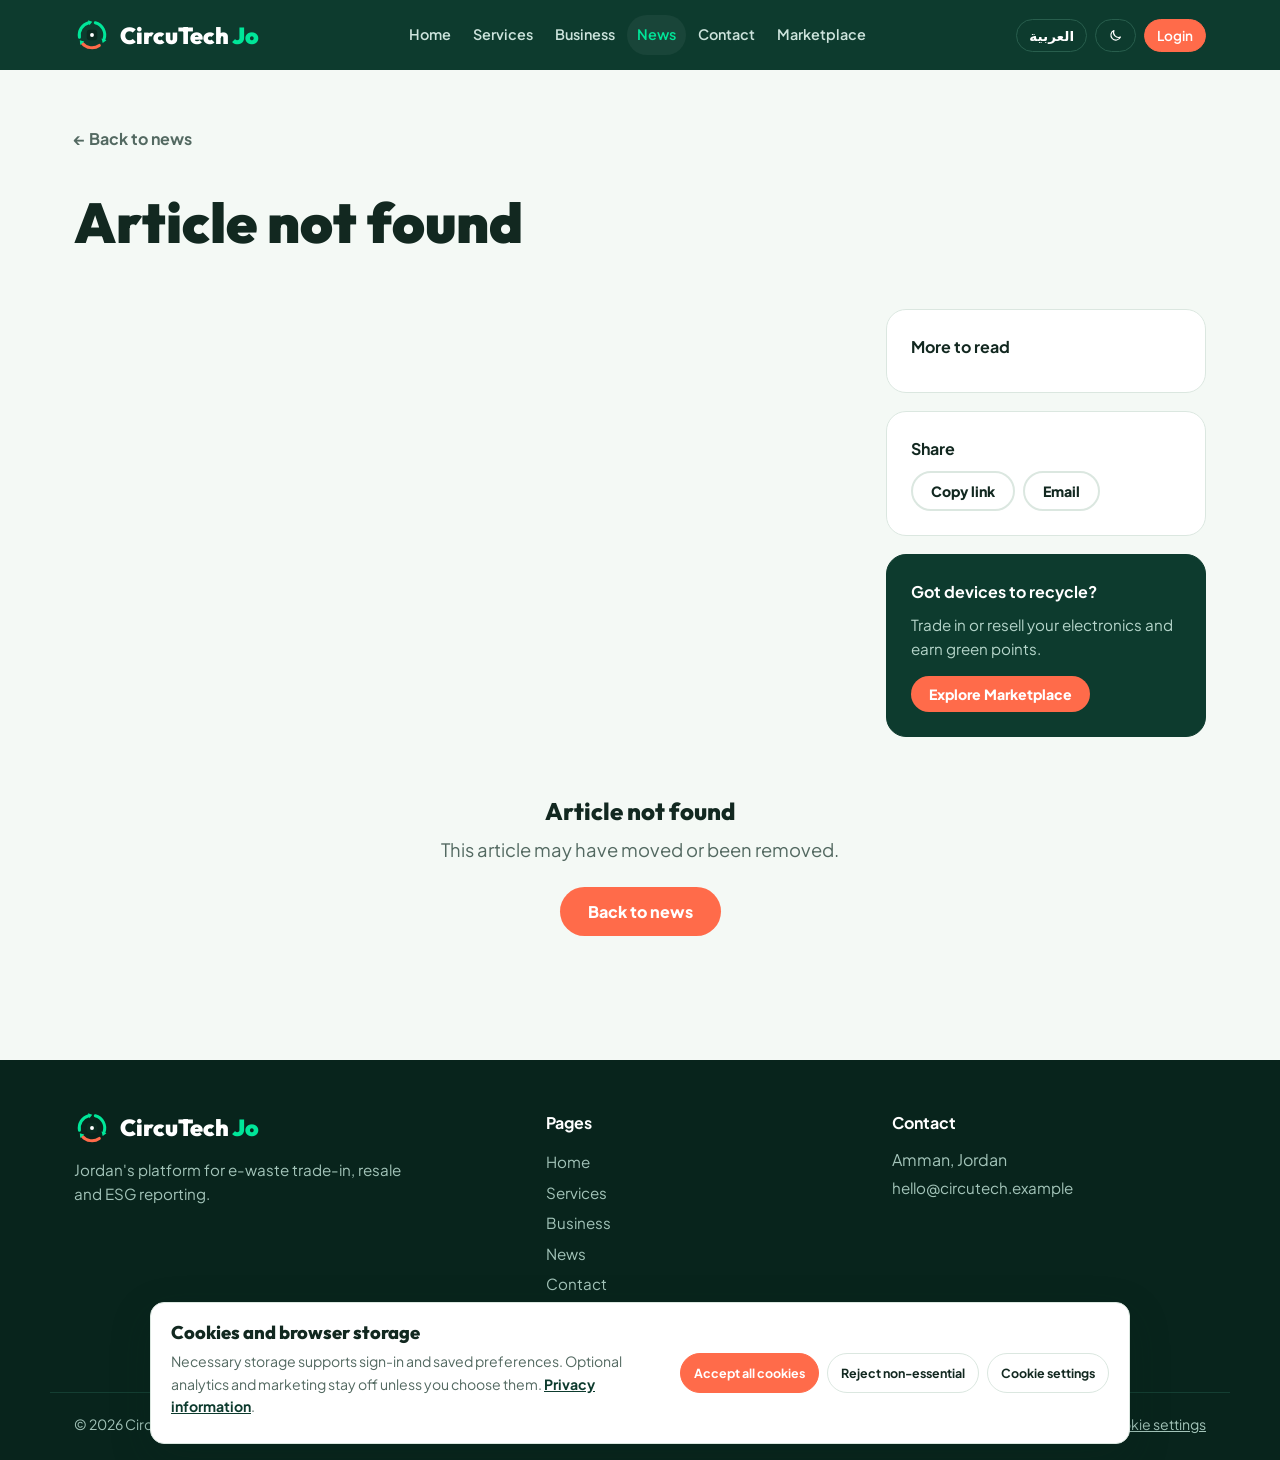
<file: circutech/newspage/article.html>
<!DOCTYPE html>
<html lang="en">

<head>
    <meta charset="UTF-8">
    <meta name="viewport" content="width=device-width, initial-scale=1">
    <title>Article | CircuTech Jo</title>
    <meta name="description" content="Insights on e-waste, recycling and sustainability.">
    <meta name="theme-color" content="#0d3b2e">
    <link rel="preconnect" href="https://fonts.googleapis.com">
    <link rel="preconnect" href="https://fonts.gstatic.com" crossorigin>
    <link href="https://fonts.googleapis.com/css2?family=Outfit:wght@600;700;800;900&family=Plus+Jakarta+Sans:wght@400;500;600;700;800&display=swap" rel="stylesheet">
    <link rel="stylesheet" href="../LandingPage/style.css">
    <link rel="stylesheet" href="../cookie-consent.css">
    <style>
        /* Editorial journal layout */
        .cv { border-radius: 20px; overflow: hidden; background: var(--soft); }
        .cv img { width: 100%; height: 100%; display: block; object-fit: cover; }
        .cv img[hidden] { display: none; }
        .cv.image-missing { display: grid; place-items: center; color: var(--mut); }
        .cv.image-missing::after { content: "Image unavailable"; font-size: .88rem; }
        .jr-tag { font-weight: 800; font-size: .9rem; color: var(--coral-d); }
        .jr-date { color: var(--mut); font-size: .9rem; font-weight: 600; }
        .jr-art { padding: 56px 0 36px; }
        .jr-art .back { display: inline-flex; gap: 8px; font-weight: 700; color: var(--mut); margin-bottom: 26px; }
        .jr-art .back:hover { color: var(--coral-d); }
        .jr-art h1 { font-size: 3.5rem; font-weight: 900; line-height: 1.1; max-width: 20ch; margin: 14px 0 20px; }
        .jr-art .lead { max-width: 58ch; line-height: 1.8; }
        .jr-cover { aspect-ratio: 21 / 8; margin-bottom: 48px; }
        .art-hero-empty { padding: 60px 0; text-align: center; }
        .art-cta { background: var(--g); color: #fff; border-color: var(--g); }
        .art-cta p { color: #b5d5ca; margin: 6px 0 14px; font-size: .95rem; }
        @media (max-width: 700px) { .jr-cover { aspect-ratio: 4 / 3; border-radius: 20px; } .jr-art h1 { font-size: 2.35rem; } }
    </style>
</head>

<body>

    <a class="skip" href="#main">Skip to content</a>

    <header class="nav" id="top">
        <div class="wrap">
            <a class="logo" href="../index.html" aria-label="CircuTech Jo home">
                <svg class="logo-mark" viewBox="0 0 48 48" aria-hidden="true">
                    <path class="arc" d="M28.4 7.6A17 17 0 0 1 39.97 29.8"/>
                    <polygon class="head" points="38.3,34.5 43.26,31 36.68,28.6"/>
                    <path class="arc" d="M33.75 37.9A17 17 0 0 1 10.98 34.93"/>
                    <polygon class="head" points="7.77,31.1 8.3,37.18 13.66,32.68"/>
                    <path class="arc" d="M7.26 26.95A17 17 0 0 1 19.6 7.58"/>
                    <polygon class="head" points="24.43,6.28 18.69,4.2 20.5,10.96"/>
                    <rect class="chip" x="17" y="17" width="14" height="14" rx="4"/>
                    <circle cx="24" cy="24" r="2.6" fill="#fff"/>
                </svg>
                <span class="logo-text">CircuTech <i>Jo</i></span>
            </a>
            <ul id="menu">
                <li><a href="../index.html">Home</a></li>
                <li><a href="../servicespage/services.html">Services</a></li>
                <li><a href="../businesspage/business.html">Business</a></li>
                <li><a href="../newspage/news.html" class="active" aria-current="page">News</a></li>
                <li><a href="../contactpage/contact.html">Contact</a></li>
                <li><a href="../marketpage/market.html">Marketplace</a></li>
            </ul>
            <div class="actions">
                <button class="btn-sm" type="button">العربية</button>
                <button class="btn-sm" type="button" id="theme" aria-label="Toggle dark mode">
                    <svg class="i" viewBox="0 0 24 24" aria-hidden="true"><path d="M20 14.5A8 8 0 0 1 9.5 4a8 8 0 1 0 10.5 10.5z"/></svg>
                </button>
                <a class="btn-sm login" href="../loginpage/login.html">Login</a>
                <button class="menu-btn" type="button" id="menuBtn" aria-label="Open menu" aria-expanded="false" aria-controls="menu">
                    <span></span><span></span><span></span>
                </button>
            </div>
        </div>
    </header>

    <main id="main">

        <section class="jr-art">
            <div class="wrap">
                <a class="back" href="news.html">← Back to news</a>
                <div><span class="jr-tag" id="aCat"></span> <span class="jr-date" id="aMeta"></span></div>
                <h1 class="fade" id="aTitle">Loading…</h1>
                <p class="lead fade" style="--d:.1" id="aLead"></p>
            </div>
        </section>

        <section class="page-body" style="padding-top:0">
            <div class="wrap">
                <div class="cv jr-cover" id="aCover"><img alt="" loading="lazy"></div>

                <div class="art-layout" id="layout">
                    <article>
                        <div class="art-body" id="aBody"></div>
                        <div class="art-nav" id="aNav"></div>
                    </article>
                    <aside class="art-side">
                        <div class="panel rel" id="aRel"><h4>More to read</h4></div>
                        <div class="panel">
                            <h4>Share</h4>
                            <div class="share" style="margin-top:10px">
                                <button class="btn line sm" type="button" id="copyBtn">Copy link</button>
                                <a class="btn line sm" id="mailBtn" href="#">Email</a>
                            </div>
                        </div>
                        <div class="panel art-cta">
                            <h4>Got devices to recycle?</h4>
                            <p>Trade in or resell your electronics and earn green points.</p>
                            <a class="btn sm" href="../marketpage/market.html">Explore Marketplace</a>
                        </div>
                    </aside>
                </div>

                <div class="art-hero-empty" id="aEmpty" hidden>
                    <h2>Article not found</h2>
                    <p class="lead" style="margin:10px 0 22px">This article may have moved or been removed.</p>
                    <a class="btn" href="news.html">Back to news</a>
                </div>
            </div>
        </section>

    </main>

    <footer>
        <div class="wrap f-top">
            <div class="f-brand">
                <a class="logo" href="../index.html">
                    <svg class="logo-mark" viewBox="0 0 48 48" aria-hidden="true">
                        <path class="arc" d="M28.4 7.6A17 17 0 0 1 39.97 29.8"/>
                        <polygon class="head" points="38.3,34.5 43.26,31 36.68,28.6"/>
                        <path class="arc" d="M33.75 37.9A17 17 0 0 1 10.98 34.93"/>
                        <polygon class="head" points="7.77,31.1 8.3,37.18 13.66,32.68"/>
                        <path class="arc" d="M7.26 26.95A17 17 0 0 1 19.6 7.58"/>
                        <polygon class="head" points="24.43,6.28 18.69,4.2 20.5,10.96"/>
                        <rect class="chip" x="17" y="17" width="14" height="14" rx="4"/>
                        <circle cx="24" cy="24" r="2.6" fill="#fff"/>
                    </svg>
                    <span class="logo-text">CircuTech <i>Jo</i></span>
                </a>
                <p>Jordan's platform for e-waste trade-in, resale and ESG reporting.</p>
            </div>
            <nav class="f-col" aria-label="Pages">
                <h4>Pages</h4>
                <ul>
                    <li><a href="../index.html">Home</a></li>
                    <li><a href="../servicespage/services.html">Services</a></li>
                    <li><a href="../businesspage/business.html">Business</a></li>
                    <li><a href="../newspage/news.html">News</a></li>
                    <li><a href="../contactpage/contact.html">Contact</a></li>
                    <li><a href="../marketpage/market.html">Marketplace</a></li>
                    <li><a href="../loginpage/login.html">Login</a></li>
                </ul>
            </nav>
            <div class="f-col">
                <h4>Contact</h4>
                <ul>
                    <li>Amman, Jordan</li>
                    <li><a href="mailto:hello@circutech.example">hello@circutech.example</a></li>
                </ul>
            </div>
        </div>
        <div class="wrap f-bottom">
            <p>© <span id="year">2026</span> CircuTech Jo. All rights reserved.</p>
            <div class="f-legal"><a href="../privacypage/privacy.html">Privacy information</a><button class="cookie-settings-link" type="button" data-cookie-settings>Cookie settings</button></div>
        </div>
    </footer>

    <a class="to-top" id="toTop" href="#top" aria-label="Back to top">
        <svg class="i" viewBox="0 0 24 24" aria-hidden="true"><path d="M12 19V5M6 11l6-6 6 6"/></svg>
    </a>

    <script src="../LandingPage/script.js"></script>
    <script src="articles.js"></script>
    <aside class="cookie-banner" id="cookieBanner" role="region" aria-label="Cookie and storage choices" hidden><div class="cookie-copy"><h2>Cookies and browser storage</h2><p>Necessary storage supports sign-in and saved preferences. Optional analytics and marketing stay off unless you choose them. <a href="../privacypage/privacy.html">Privacy information</a>.</p><p class="cookie-feedback" id="cookieBannerFeedback" role="status" hidden></p></div><div class="cookie-actions"><button type="button" data-cookie-action="accept">Accept all cookies</button><button type="button" data-cookie-action="reject">Reject non-essential</button><button type="button" data-cookie-action="settings">Cookie settings</button></div></aside>
    <dialog class="cookie-dialog" id="cookieDialog" aria-labelledby="cookieTitle"><h2 id="cookieTitle">Cookie settings</h2><p>Necessary browser storage is always on. No analytics or advertising integration is currently loaded.</p><form><label class="cookie-choice"><input id="cookieNecessary" type="checkbox" checked disabled><span><strong>Strictly necessary</strong>Required for sign-in, saved app data, and your consent choice.</span></label><label class="cookie-choice"><input id="cookieAnalytics" type="checkbox"><span><strong>Analytics</strong>Optional measurement; no service is connected.</span></label><label class="cookie-choice"><input id="cookieMarketing" type="checkbox"><span><strong>Marketing</strong>Optional advertising; no service is connected.</span></label></form><p class="cookie-feedback" id="cookieDialogFeedback" role="status" aria-live="polite" hidden></p><div class="cookie-dialog-actions"><button type="button" data-cookie-close>Close</button><button type="button" data-cookie-action="reject">Reject non-essential</button><button type="button" data-cookie-save>Save preferences</button></div></dialog>
    <script src="../cookie-consent.js"></script>
</body>
</html>
</file>
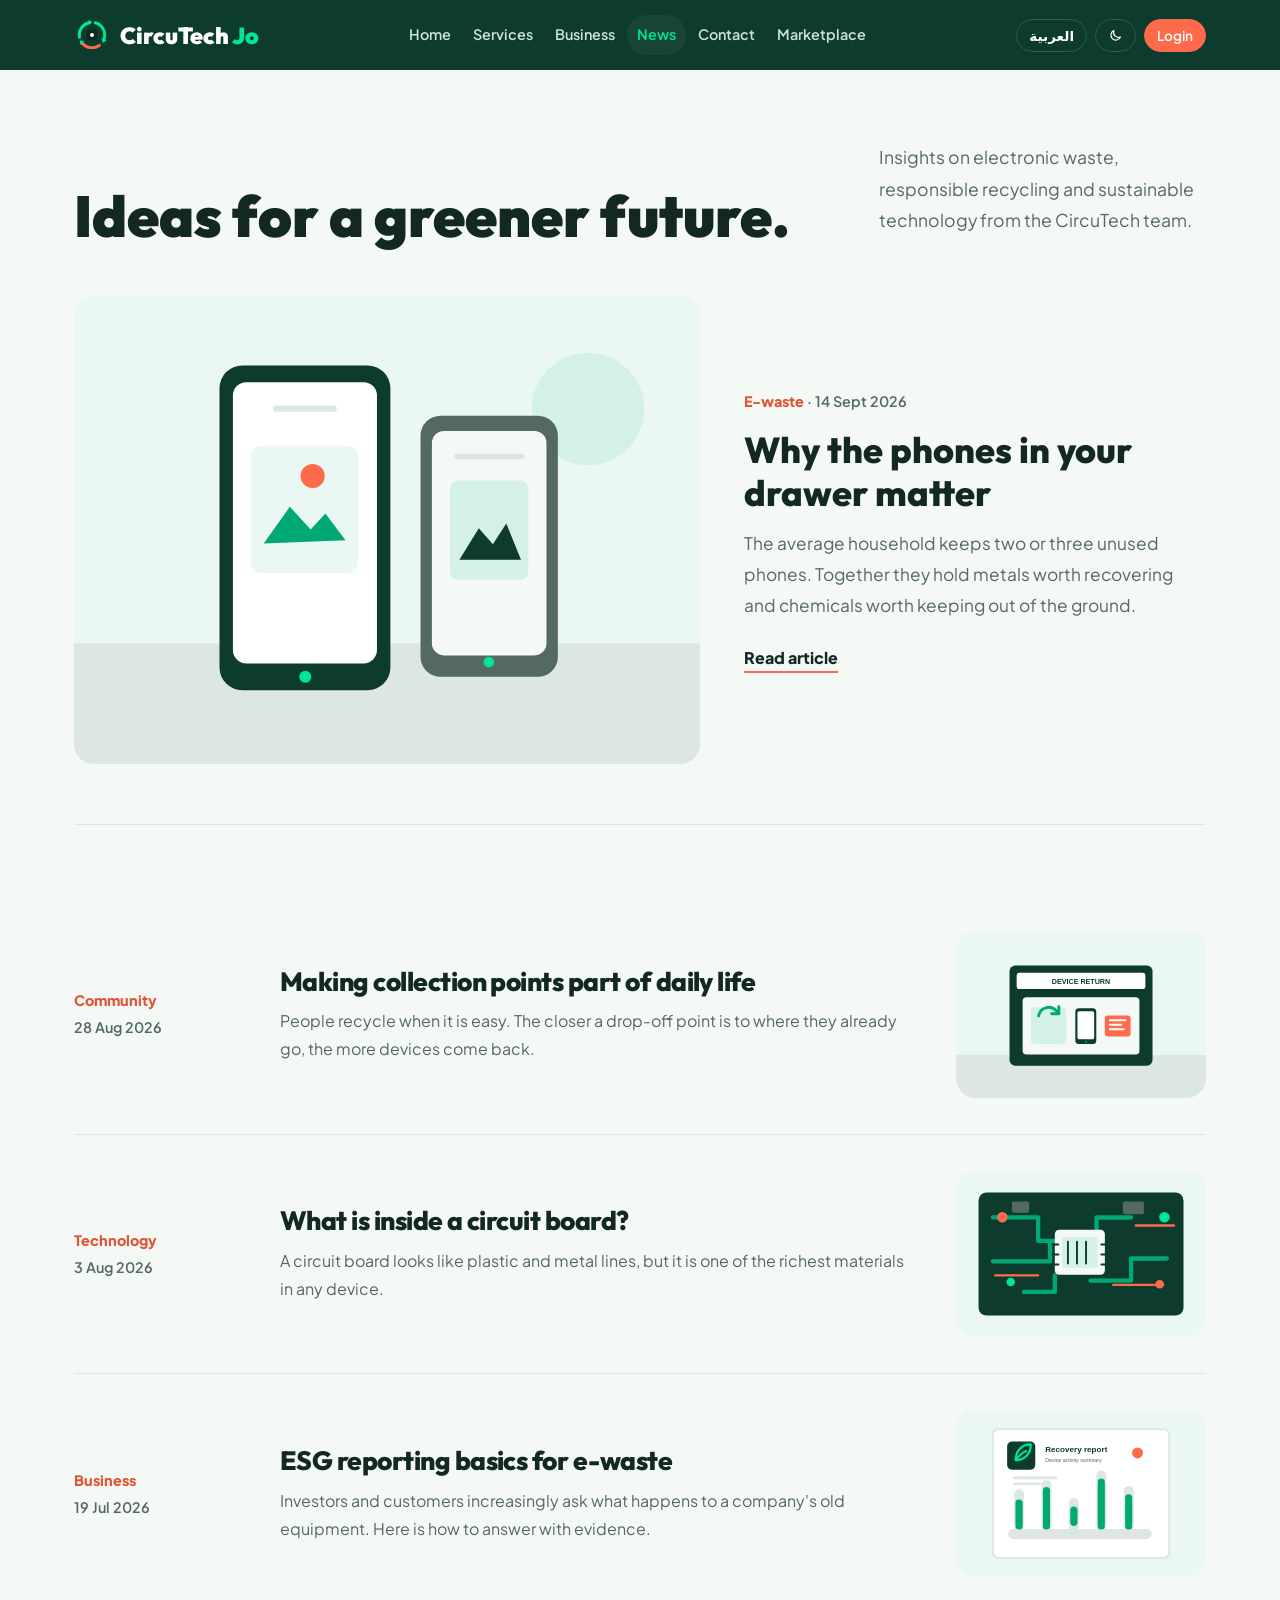
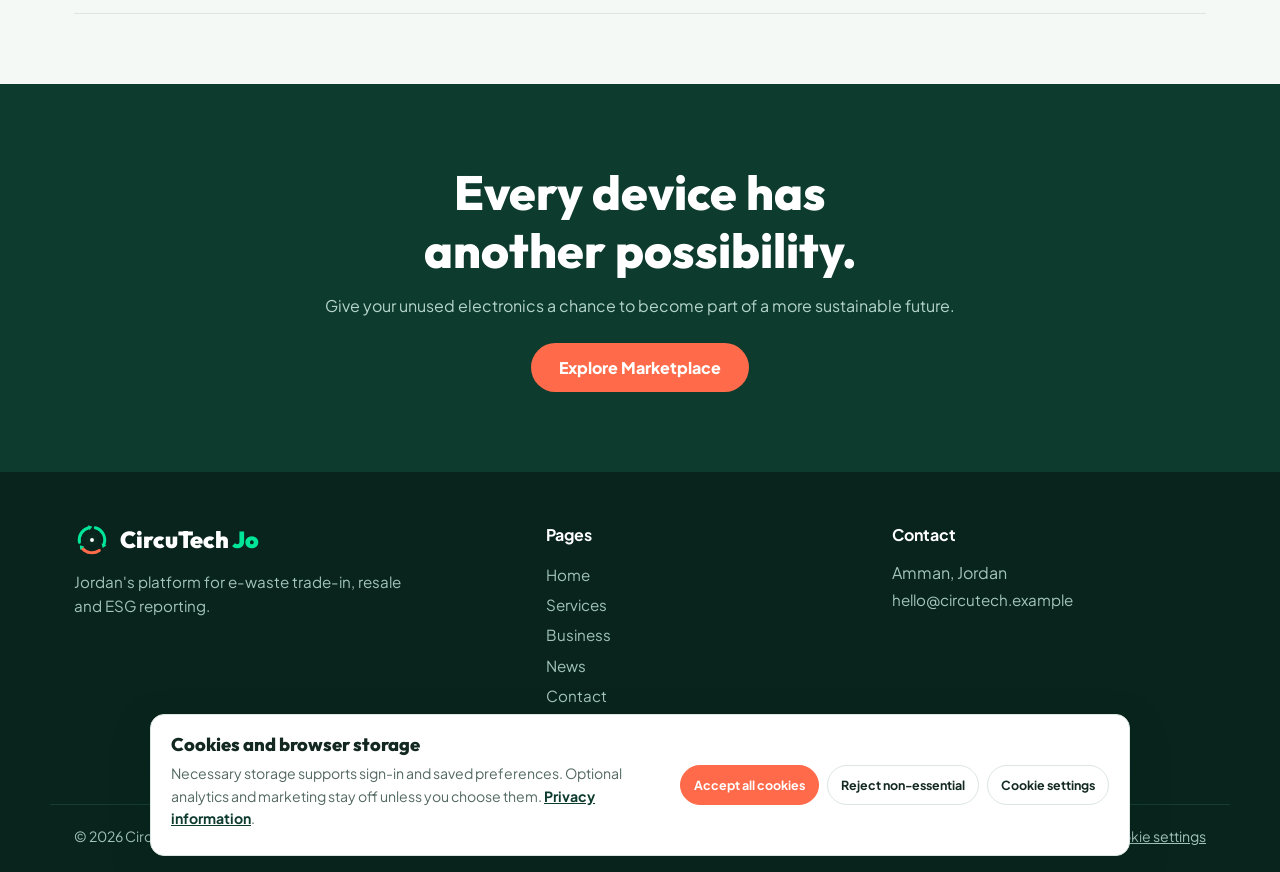
<file: circutech/newspage/news.html>
<!DOCTYPE html>
<html lang="en">

<head>
    <meta charset="UTF-8">
    <meta name="viewport" content="width=device-width, initial-scale=1">
    <title>News | CircuTech Jo</title>
    <meta name="description" content="Insights on e-waste, recycling and sustainability.">
    <meta name="theme-color" content="#0d3b2e">
    <link rel="preconnect" href="https://fonts.googleapis.com">
    <link rel="preconnect" href="https://fonts.gstatic.com" crossorigin>
    <link href="https://fonts.googleapis.com/css2?family=Outfit:wght@600;700;800;900&family=Plus+Jakarta+Sans:wght@400;500;600;700;800&display=swap" rel="stylesheet">
    <link rel="stylesheet" href="../LandingPage/style.css">
    <link rel="stylesheet" href="../cookie-consent.css">
    <style>
        /* Editorial journal layout */
        .cv { border-radius: 20px; overflow: hidden; background: var(--soft); }
        .cv img { width: 100%; height: 100%; display: block; object-fit: cover; transition: transform .45s ease; }
        .cv img[hidden] { display: none; }
        .cv.image-missing { display: grid; place-items: center; color: var(--mut); }
        .cv.image-missing::after { content: "Image unavailable"; font-size: .88rem; }
        .jr-tag { font-weight: 800; font-size: .9rem; color: var(--coral-d); }
        .jr-date { color: var(--mut); font-size: .9rem; font-weight: 600; }
        .jr-head { padding: 72px 0 48px; }
        .jr-head .wrap { display: grid; grid-template-columns: 1.6fr .7fr; gap: 56px; align-items: end; }
        .jr-head h1 { font-size: 3.6rem; font-weight: 900; line-height: 1.08; }
        .jr-head p { color: var(--mut); font-size: 1.1rem; line-height: 1.8; padding-bottom: 10px; }

        .jr-feat { display: grid; grid-template-columns: 1.15fr .85fr; gap: 44px; align-items: center; padding-bottom: 60px; border-bottom: 1px solid var(--line); }
        .jr-feat .cv { aspect-ratio: 4 / 3; }
        .jr-feat:hover .cv img, .jr-row:hover .cv img { transform: scale(1.04); }
        .jr-feat h2 { font-size: 2.25rem; line-height: 1.2; margin: 14px 0; }
        .jr-feat p { color: var(--mut); font-size: 1.08rem; line-height: 1.8; margin-bottom: 24px; max-width: 46ch; }
        .jr-more { font-weight: 800; border-bottom: 2px solid var(--coral); padding-bottom: 3px; }

        .jr-row { display: grid; grid-template-columns: 170px 1fr 250px; gap: 36px; align-items: center; padding: 36px 0; border-bottom: 1px solid var(--line); }
        .jr-row .meta { display: grid; gap: 4px; }
        .jr-row h3 { font-size: 1.65rem; letter-spacing: -.02em; line-height: 1.2; margin-bottom: 10px; transition: color .2s; }
        .jr-row:hover h3 { color: var(--coral-d); }
        .jr-row p { color: var(--mut); line-height: 1.75; max-width: 52ch; }
        .jr-row .cv { aspect-ratio: 3 / 2; border-radius: 20px; }
        .jr-list { padding-bottom: 70px; }

        @media (max-width: 960px) {
            .jr-head { padding: 48px 0 32px; }
            .jr-head .wrap, .jr-feat { grid-template-columns: 1fr; gap: 24px; }
            .jr-row { grid-template-columns: 1fr 200px; gap: 8px 24px; }
            .jr-row .meta { grid-column: 1 / -1; display: flex; gap: 14px; }
            .jr-head h1 { font-size: 3rem; }
        }
        @media (max-width: 600px) {
            .jr-row { grid-template-columns: 1fr; }
            .jr-row .cv { order: -1; }
            .jr-head h1 { font-size: 2.25rem; }
            .jr-row .cv { aspect-ratio: 16 / 9; }
        }
        @media (prefers-reduced-motion: reduce) { .cv img { transition: none; } .jr-feat:hover .cv img, .jr-row:hover .cv img { transform: none; } }
    </style>
</head>

<body>

    <a class="skip" href="#main">Skip to content</a>

    <header class="nav" id="top">
        <div class="wrap">
            <a class="logo" href="../index.html" aria-label="CircuTech Jo home">
                <svg class="logo-mark" viewBox="0 0 48 48" aria-hidden="true">
                    <path class="arc" d="M28.4 7.6A17 17 0 0 1 39.97 29.8"/>
                    <polygon class="head" points="38.3,34.5 43.26,31 36.68,28.6"/>
                    <path class="arc" d="M33.75 37.9A17 17 0 0 1 10.98 34.93"/>
                    <polygon class="head" points="7.77,31.1 8.3,37.18 13.66,32.68"/>
                    <path class="arc" d="M7.26 26.95A17 17 0 0 1 19.6 7.58"/>
                    <polygon class="head" points="24.43,6.28 18.69,4.2 20.5,10.96"/>
                    <rect class="chip" x="17" y="17" width="14" height="14" rx="4"/>
                    <circle cx="24" cy="24" r="2.6" fill="#fff"/>
                </svg>
                <span class="logo-text">CircuTech <i>Jo</i></span>
            </a>
            <ul id="menu">
                <li><a href="../index.html">Home</a></li>
                <li><a href="../servicespage/services.html">Services</a></li>
                <li><a href="../businesspage/business.html">Business</a></li>
                <li><a href="../newspage/news.html" class="active" aria-current="page">News</a></li>
                <li><a href="../contactpage/contact.html">Contact</a></li>
                <li><a href="../marketpage/market.html">Marketplace</a></li>
            </ul>
            <div class="actions">
                <button class="btn-sm" type="button">العربية</button>
                <button class="btn-sm" type="button" id="theme" aria-label="Toggle dark mode">
                    <svg class="i" viewBox="0 0 24 24" aria-hidden="true"><path d="M20 14.5A8 8 0 0 1 9.5 4a8 8 0 1 0 10.5 10.5z"/></svg>
                </button>
                <a class="btn-sm login" href="../loginpage/login.html">Login</a>
                <button class="menu-btn" type="button" id="menuBtn" aria-label="Open menu" aria-expanded="false" aria-controls="menu">
                    <span></span><span></span><span></span>
                </button>
            </div>
        </div>
    </header>

    <main id="main">

        <section class="jr-head">
            <div class="wrap">
                <h1 class="fade">Ideas for a greener future.</h1>
                <p class="fade" style="--d:.15">Insights on electronic waste, responsible recycling and sustainable technology from the CircuTech team.</p>
            </div>
        </section>

        <section class="s" style="padding-top:0">
            <div class="wrap">
                <div id="newsFeatured"></div>
            </div>
        </section>

        <section class="jr-list">
            <div class="wrap">
                <div id="newsList"></div>
                <p class="news-empty" id="newsEmpty" hidden>No published articles are available yet.</p>
            </div>
        </section>

        <template id="newsFeaturedTemplate">
            <a class="jr-feat">
                <div class="cv"><img alt="" loading="lazy"></div>
                <div><span class="jr-tag"></span> <span class="jr-date">· <time></time></span><h2></h2><p></p><span class="jr-more">Read article</span></div>
            </a>
        </template>
        <template id="newsRowTemplate">
            <a class="jr-row">
                <div class="meta"><span class="jr-tag"></span><time class="jr-date"></time></div>
                <div><h3></h3><p></p></div>
                <div class="cv"><img alt="" loading="lazy"></div>
            </a>
        </template>

        <section class="band">
            <div class="wrap">
                <h2>Every device has another possibility.</h2>
                <p>Give your unused electronics a chance to become part of a more sustainable future.</p>
                <div class="cta"><a class="btn" href="../marketpage/market.html">Explore Marketplace</a></div>
            </div>
        </section>

    </main>

    <footer>
        <div class="wrap f-top">
            <div class="f-brand">
                <a class="logo" href="../index.html">
                    <svg class="logo-mark" viewBox="0 0 48 48" aria-hidden="true">
                        <path class="arc" d="M28.4 7.6A17 17 0 0 1 39.97 29.8"/>
                        <polygon class="head" points="38.3,34.5 43.26,31 36.68,28.6"/>
                        <path class="arc" d="M33.75 37.9A17 17 0 0 1 10.98 34.93"/>
                        <polygon class="head" points="7.77,31.1 8.3,37.18 13.66,32.68"/>
                        <path class="arc" d="M7.26 26.95A17 17 0 0 1 19.6 7.58"/>
                        <polygon class="head" points="24.43,6.28 18.69,4.2 20.5,10.96"/>
                        <rect class="chip" x="17" y="17" width="14" height="14" rx="4"/>
                        <circle cx="24" cy="24" r="2.6" fill="#fff"/>
                    </svg>
                    <span class="logo-text">CircuTech <i>Jo</i></span>
                </a>
                <p>Jordan's platform for e-waste trade-in, resale and ESG reporting.</p>
            </div>
            <nav class="f-col" aria-label="Pages">
                <h4>Pages</h4>
                <ul>
                    <li><a href="../index.html">Home</a></li>
                    <li><a href="../servicespage/services.html">Services</a></li>
                    <li><a href="../businesspage/business.html">Business</a></li>
                    <li><a href="../newspage/news.html">News</a></li>
                    <li><a href="../contactpage/contact.html">Contact</a></li>
                    <li><a href="../marketpage/market.html">Marketplace</a></li>
                    <li><a href="../loginpage/login.html">Login</a></li>
                </ul>
            </nav>
            <div class="f-col">
                <h4>Contact</h4>
                <ul>
                    <li>Amman, Jordan</li>
                    <li><a href="mailto:hello@circutech.example">hello@circutech.example</a></li>
                </ul>
            </div>
        </div>
        <div class="wrap f-bottom">
            <p>© <span id="year">2026</span> CircuTech Jo. All rights reserved.</p>
            <div class="f-legal"><a href="../privacypage/privacy.html">Privacy information</a><button class="cookie-settings-link" type="button" data-cookie-settings>Cookie settings</button></div>
        </div>
    </footer>

    <a class="to-top" id="toTop" href="#top" aria-label="Back to top">
        <svg class="i" viewBox="0 0 24 24" aria-hidden="true"><path d="M12 19V5M6 11l6-6 6 6"/></svg>
    </a>

    <script src="../LandingPage/script.js"></script>
    <script src="articles.js"></script>

    <aside class="cookie-banner" id="cookieBanner" role="region" aria-label="Cookie and storage choices" hidden><div class="cookie-copy"><h2>Cookies and browser storage</h2><p>Necessary storage supports sign-in and saved preferences. Optional analytics and marketing stay off unless you choose them. <a href="../privacypage/privacy.html">Privacy information</a>.</p><p class="cookie-feedback" id="cookieBannerFeedback" role="status" hidden></p></div><div class="cookie-actions"><button type="button" data-cookie-action="accept">Accept all cookies</button><button type="button" data-cookie-action="reject">Reject non-essential</button><button type="button" data-cookie-action="settings">Cookie settings</button></div></aside>
    <dialog class="cookie-dialog" id="cookieDialog" aria-labelledby="cookieTitle"><h2 id="cookieTitle">Cookie settings</h2><p>Necessary browser storage is always on. No analytics or advertising integration is currently loaded.</p><form><label class="cookie-choice"><input id="cookieNecessary" type="checkbox" checked disabled><span><strong>Strictly necessary</strong>Required for sign-in, saved app data, and your consent choice.</span></label><label class="cookie-choice"><input id="cookieAnalytics" type="checkbox"><span><strong>Analytics</strong>Optional measurement; no service is connected.</span></label><label class="cookie-choice"><input id="cookieMarketing" type="checkbox"><span><strong>Marketing</strong>Optional advertising; no service is connected.</span></label></form><p class="cookie-feedback" id="cookieDialogFeedback" role="status" aria-live="polite" hidden></p><div class="cookie-dialog-actions"><button type="button" data-cookie-close>Close</button><button type="button" data-cookie-action="reject">Reject non-essential</button><button type="button" data-cookie-save>Save preferences</button></div></dialog>
    <script src="../cookie-consent.js"></script>
</body>
</html>
</file>
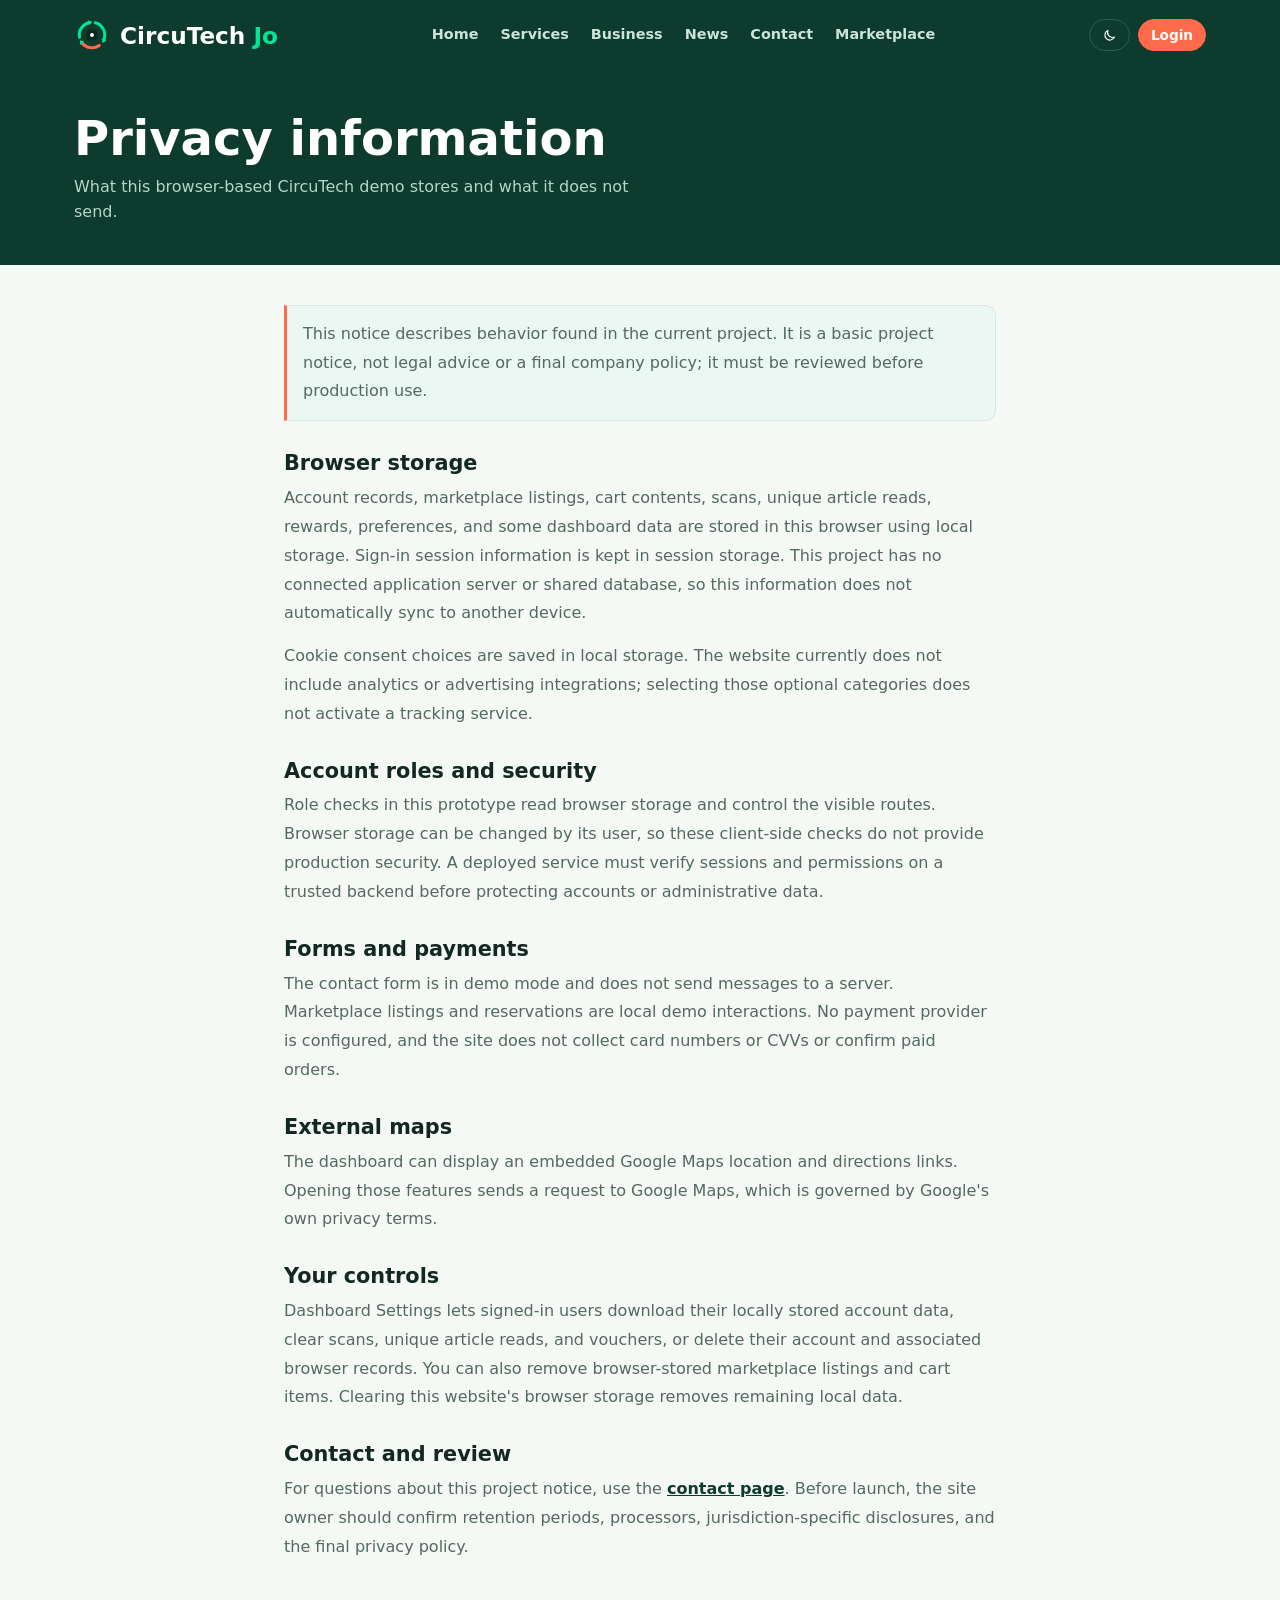
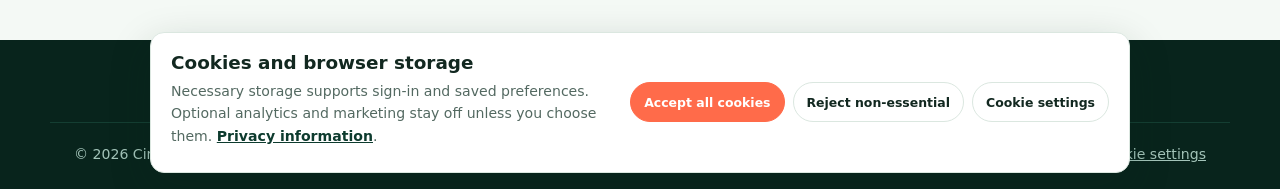
<file: circutech/privacypage/privacy.html>
<!DOCTYPE html>
<html lang="en">
<head>
  <meta charset="UTF-8">
  <meta name="viewport" content="width=device-width, initial-scale=1">
  <title>Privacy information | CircuTech Jo</title>
  <meta name="description" content="How the CircuTech Jo demo website uses browser storage and external map links.">
  <meta name="theme-color" content="#0d3b2e">
  <link rel="stylesheet" href="../LandingPage/style.css">
  <link rel="stylesheet" href="privacy.css">
  <link rel="stylesheet" href="../cookie-consent.css">
</head>
<body>
  <a class="skip" href="#main">Skip to content</a>
  <header class="nav" id="top">
    <div class="wrap">
      <a class="logo" href="../index.html" aria-label="CircuTech Jo home">
        <svg class="logo-mark" viewBox="0 0 48 48" aria-hidden="true">
          <path class="arc" d="M28.4 7.6A17 17 0 0 1 39.97 29.8"/><polygon class="head" points="38.3,34.5 43.26,31 36.68,28.6"/>
          <path class="arc" d="M33.75 37.9A17 17 0 0 1 10.98 34.93"/><polygon class="head" points="7.77,31.1 8.3,37.18 13.66,32.68"/>
          <path class="arc" d="M7.26 26.95A17 17 0 0 1 19.6 7.58"/><polygon class="head" points="24.43,6.28 18.69,4.2 20.5,10.96"/>
          <rect class="chip" x="17" y="17" width="14" height="14" rx="4"/><circle cx="24" cy="24" r="2.6" fill="#fff"/>
        </svg>
        <span class="logo-text">CircuTech <i>Jo</i></span>
      </a>
      <nav aria-label="Main navigation">
        <ul id="menu">
          <li><a href="../index.html">Home</a></li>
          <li><a href="../servicespage/services.html">Services</a></li>
          <li><a href="../businesspage/business.html">Business</a></li>
          <li><a href="../newspage/news.html">News</a></li>
          <li><a href="../contactpage/contact.html">Contact</a></li>
          <li><a href="../marketpage/market.html">Marketplace</a></li>
        </ul>
      </nav>
      <div class="actions">
        <button class="btn-sm" type="button" id="theme" aria-label="Toggle dark mode"><svg class="i" viewBox="0 0 24 24" aria-hidden="true"><path d="M20 14.5A8 8 0 0 1 9.5 4a8 8 0 1 0 10.5 10.5z"/></svg></button>
        <a class="btn-sm login" href="../loginpage/login.html">Login</a>
        <button class="menu-btn" type="button" id="menuBtn" aria-label="Open menu" aria-expanded="false" aria-controls="menu"><span></span><span></span><span></span></button>
      </div>
    </div>
  </header>

  <main id="main">
    <section class="page-hero"><div class="wrap"><h1>Privacy information</h1><p>What this browser-based CircuTech demo stores and what it does not send.</p></div></section>
    <section class="page-body"><div class="wrap privacy-copy">
      <p class="privacy-review">This notice describes behavior found in the current project. It is a basic project notice, not legal advice or a final company policy; it must be reviewed before production use.</p>
      <h2>Browser storage</h2>
      <p>Account records, marketplace listings, cart contents, scans, unique article reads, rewards, preferences, and some dashboard data are stored in this browser using local storage. Sign-in session information is kept in session storage. This project has no connected application server or shared database, so this information does not automatically sync to another device.</p>
      <p>Cookie consent choices are saved in local storage. The website currently does not include analytics or advertising integrations; selecting those optional categories does not activate a tracking service.</p>
      <h2>Account roles and security</h2>
      <p>Role checks in this prototype read browser storage and control the visible routes. Browser storage can be changed by its user, so these client-side checks do not provide production security. A deployed service must verify sessions and permissions on a trusted backend before protecting accounts or administrative data.</p>
      <h2>Forms and payments</h2>
      <p>The contact form is in demo mode and does not send messages to a server. Marketplace listings and reservations are local demo interactions. No payment provider is configured, and the site does not collect card numbers or CVVs or confirm paid orders.</p>
      <h2>External maps</h2>
      <p>The dashboard can display an embedded Google Maps location and directions links. Opening those features sends a request to Google Maps, which is governed by Google's own privacy terms.</p>
      <h2>Your controls</h2>
      <p>Dashboard Settings lets signed-in users download their locally stored account data, clear scans, unique article reads, and vouchers, or delete their account and associated browser records. You can also remove browser-stored marketplace listings and cart items. Clearing this website's browser storage removes remaining local data.</p>
      <h2>Contact and review</h2>
      <p>For questions about this project notice, use the <a href="../contactpage/contact.html">contact page</a>. Before launch, the site owner should confirm retention periods, processors, jurisdiction-specific disclosures, and the final privacy policy.</p>
    </div></section>
  </main>

  <footer><div class="wrap f-bottom"><p>© <span id="year">2026</span> CircuTech Jo.</p><div class="f-legal"><button class="cookie-settings-link" type="button" data-cookie-settings>Cookie settings</button></div></div></footer>
  <script src="../LandingPage/script.js"></script>
  <script src="../cookie-consent.js"></script>
  <aside class="cookie-banner" id="cookieBanner" role="region" aria-label="Cookie and storage choices" hidden><div class="cookie-copy"><h2>Cookies and browser storage</h2><p>Necessary storage supports sign-in and saved preferences. Optional analytics and marketing stay off unless you choose them. <a href="privacy.html">Privacy information</a>.</p><p class="cookie-feedback" id="cookieBannerFeedback" role="status" hidden></p></div><div class="cookie-actions"><button type="button" data-cookie-action="accept">Accept all cookies</button><button type="button" data-cookie-action="reject">Reject non-essential</button><button type="button" data-cookie-action="settings">Cookie settings</button></div></aside>
  <dialog class="cookie-dialog" id="cookieDialog" aria-labelledby="cookieTitle"><h2 id="cookieTitle">Cookie settings</h2><p>Necessary browser storage is always on. No analytics or advertising integration is currently loaded.</p><form><label class="cookie-choice"><input id="cookieNecessary" type="checkbox" checked disabled><span><strong>Strictly necessary</strong>Required for sign-in, saved app data, and your consent choice.</span></label><label class="cookie-choice"><input id="cookieAnalytics" type="checkbox"><span><strong>Analytics</strong>Optional measurement; no service is connected.</span></label><label class="cookie-choice"><input id="cookieMarketing" type="checkbox"><span><strong>Marketing</strong>Optional advertising; no service is connected.</span></label></form><p class="cookie-feedback" id="cookieDialogFeedback" role="status" aria-live="polite" hidden></p><div class="cookie-dialog-actions"><button type="button" data-cookie-close>Close</button><button type="button" data-cookie-action="reject">Reject non-essential</button><button type="button" data-cookie-save>Save preferences</button></div></dialog>
  <script src="../cookie-consent.js"></script>
</body>
</html>
</file>
<file: circutech/LandingPage/style.css>
/* ==========================================
   1. المتغيرات العامة (CSS Variables)
   ================================---------- */
:root {
  --g: #0d3b2e;
  --g2: #08241c;
  --mint: #00e699;
  --coral: #ff6b4a;
  --coral-d: #e05536;
  --bg: #f4f9f5;
  --card: #fff;
  --ink: #122820;
  --mut: #536961;
  --line: #dbe7e0;
  --soft: #eaf7f2;
  --r: 20px;
  --h: 'Outfit', system-ui, sans-serif;
  --f: 'Plus Jakarta Sans', system-ui, sans-serif;
  --transition: all 0.25s ease-in-out;
}
[data-theme=dark] {
  --bg: #0b1511;
  --card: #12221a;
  --ink: #e8f3ec;
  --mut: #9bb0a4;
  --line: #1f3529;
  --soft: #0f1c16;
}
/* ==========================================
   2. الإعدادات الأساسية وتأثير الفتح التدريجي
   ================================---------- */
* {
  box-sizing: border-box;
  margin: 0;
  padding: 0;
}
html {
  scroll-behavior: smooth;
}
body {
  font-family: var(--f);
  background: var(--bg);
  color: var(--ink);
  line-height: 1.6;
  animation: pageFadeIn 0.8s ease-out forwards;
}
@keyframes pageFadeIn {
  from {
    opacity: 0;
    transform: translateY(8px);
  }
  to {
    opacity: 1;
    transform: translateY(0);
  }
}
a {
  color: inherit;
  text-decoration: none;
}
img {
  max-width: 100%;
}
:focus-visible {
  outline: 2px solid var(--mint);
  outline-offset: 2px;
}
.skip {
  position: absolute;
  left: -999px;
}
.skip:focus {
  left: 12px;
  top: 12px;
  background: #fff;
  color: #000;
  padding: 8px 14px;
  z-index: 99;
  border-radius: 8px;
}
.wrap {
  max-width: 1180px;
  margin: auto;
  padding: 0 24px;
}
h1, h2, h3 {
  font-family: var(--h);
  line-height: 1.2;
  font-weight: 800;
}
/* ==========================================
   3. شريط الإعلانات والقوائم (Announcement & Nav)
   ================================---------- */
.ann {
  background: var(--coral);
  color: #fff;
  text-align: center;
  padding: 8px 16px;
  font-weight: 700;
  font-size: .9rem;
}
.ann a {
  margin-left: 10px;
  text-decoration: underline;
}
.nav {
  background: var(--g);
  position: sticky;
  top: 0;
  z-index: 1000;
  width: 100%;
  transition: box-shadow 0.2s ease;
}

.nav.scrolled {
  box-shadow: 0 4px 20px rgba(0, 0, 0, 0.15);
}


.nav .wrap {
  display: flex;
  align-items: center;
  justify-content: space-between;
  gap: 16px;
  min-height: 70px;
  position: relative;
}

.nav .wrap > nav {
  flex: 1;
  min-width: 0;
}

.logo {
  display: flex;
  align-items: center;
  gap: 10px;
  color: #fff;
  flex-shrink: 0;
  margin-right: 0;
}

#menu {
  display: flex;
  align-items: center;
  justify-content: center;
  gap: 2px;
  list-style: none;
  margin: 0;
  padding: 0;
  flex: 1;
}

#menu li {
  list-style: none;
}

#menu a {
  display: block;
  color: #cce3dc;
  font-weight: 600;
  font-size: 0.9rem;
  padding: 8px 10px;
  border-radius: 99px;
  white-space: nowrap;
  transition: var(--transition);
}

#menu a:hover,
#menu a.active {
  color: var(--mint);
  background: rgba(255, 255, 255, 0.05);
}

.actions {
  display: flex;
  gap: 8px;
  align-items: center;
  flex-shrink: 0;
}

.logo {
  display: flex;
  align-items: center;
  gap: 10px;
  color: #fff;
  margin-right: 0;
  flex-shrink: 0;
}

.logo-mark {
  width: 36px;
  height: 36px;
  flex-shrink: 0;
}

.logo-mark .arc {
  fill: none;
  stroke: var(--mint);
  stroke-width: 4;
  stroke-linecap: round;
}

.logo-mark .arc:nth-of-type(2) {
  stroke: var(--coral);
}

.logo-mark .head {
  fill: var(--mint);
}

.logo-mark .chip {
  fill: #0a2a20;
}

.logo-text {
  font: 900 1.45rem var(--h);
  white-space: nowrap;
}

.logo-text i {
  color: var(--mint);
  font-style: normal;
}



.btn-sm {
  border: 1.5px solid #285e4d;
  background: none;
  color: #fff;
  padding: 7px 12px;
  border-radius: 99px;
  font: 600 0.85rem var(--f);
  cursor: pointer;
  white-space: nowrap;
  transition: var(--transition);
}

.btn-sm:hover {
  border-color: var(--mint);
}

.btn-sm.login {
  background: var(--coral);
  border-color: var(--coral);
}

.btn-sm.login:hover {
  background: var(--coral-d);
}

.menu-btn {
  display: none;
  background: none;
  border: 0;
  cursor: pointer;
  padding: 8px;
  flex-shrink: 0;
}

.menu-btn span {
  display: block;
  width: 22px;
  height: 2px;
  background: #fff;
  margin: 5px 0;
  border-radius: 2px;
}

/* ==========================================
   4. الأزرار (Buttons)
   ================================---------- */
.btn {
  display: inline-block;
  border: 0;
  cursor: pointer;
  background: var(--coral);
  color: #fff;
  font: 800 1rem var(--f);
  padding: 14px 28px;
  border-radius: 99px;
  transition: var(--transition);
}
.btn:hover {
  background: var(--coral-d);
  transform: translateY(-2px);
}
.btn.ghost {
  background: none;
  border: 2px solid var(--mint);
  color: #fff;
}
.btn.ghost:hover {
  background: rgba(0, 230, 153, 0.1);
}
.btn.dark {
  background: var(--g);
}
.btn.soft {
  background: var(--soft);
  color: var(--g);
}
.btn:disabled {
  opacity: .6;
  cursor: not-allowed;
}
/* ==========================================
   5. قسم البطل (Hero Section)
   ================================---------- */
.hero {
  background: var(--g);
  color: #fff;
  padding: 80px 0 60px;
  position: relative;
  overflow: hidden;
}
#net {
  position: absolute;
  inset: 0;
  width: 100%;
  height: 100%;
  opacity: 0.4;
}
.hero .wrap {
  position: relative;
  z-index: 1;
  display: grid;
  grid-template-columns: 1.15fr .85fr;
  gap: 40px;
  align-items: center;
}
.badge {
  display: inline-block;
  background: rgba(0, 230, 153, .15);
  color: var(--mint);
  padding: 6px 16px;
  border-radius: 99px;
  font-weight: 700;
  font-size: .85rem;
  margin-bottom: 16px;
}
.hero h1 {
  font-size: clamp(2.5rem, 5vw, 4.2rem);
  letter-spacing: -.02em;
  margin-bottom: 20px;
}
.hero h1 em {
  color: var(--mint);
  font-style: normal;
}
.hero p.lead {
  font-size: 1.15rem;
  color: #b5d5ca;
  max-width: 52ch;
  margin-bottom: 30px;
}
.cta {
  display: flex;
  gap: 14px;
  flex-wrap: wrap;
}
/* Live Counter & Orbit Visual */
.live {
  display: inline-flex;
  align-items: center;
  gap: 14px;
  margin-top: 30px;
  padding: 12px 20px;
  border: 1px solid rgba(0, 230, 153, .25);
  border-radius: 16px;
  background: rgba(0, 230, 153, .05);
}
.live b {
  font: 800 1.6rem var(--h);
  color: var(--mint);
}
.live small {
  color: #b5d5ca;
  font-size: .85rem;
  line-height: 1.2;
}
.dotp {
  width: 8px;
  height: 8px;
  border-radius: 50%;
  background: var(--mint);
  box-shadow: 0 0 0 0 rgba(0, 230, 153, .7);
  animation: pulse-dot 2s infinite;
}
@keyframes pulse-dot {
  70% { box-shadow: 0 0 0 10px rgba(0, 230, 153, 0); }
  100% { box-shadow: 0 0 0 0 rgba(0, 230, 153, 0); }
}
.orbit {
  position: relative;
  width: min(380px, 80vw);
  aspect-ratio: 1;
  margin: auto;
}
.orbit > svg {
  width: 100%;
  height: 100%;
  overflow: visible;
}
.ring {
  fill: none;
  stroke: rgba(0, 230, 153, .25);
  stroke-width: 1.5;
  stroke-dasharray: 6 8;
}
.r1 { animation: spin-slow 35s linear infinite; }
.r2 { animation: spin-slow 25s linear infinite reverse; }
@keyframes spin-slow {
  to { transform: rotate(360deg); }
}
.dot { fill: var(--mint); }
.dot.c { fill: var(--coral); }
.spin1, .spin2, .spin3 {
  transform-origin: 200px 200px;
}
.spin1 { animation: rot 18s linear infinite; }
.spin2 { animation: rot 12s linear infinite reverse; }
.spin3 { animation: rot 8s linear infinite; }
@keyframes rot {
  to { transform: rotate(360deg); }
}
.orbit .core {
  position: absolute;
  inset: 34%;
  border-radius: 50%;
  background: #144e3e;
  display: grid;
  place-items: center;
  box-shadow: 0 0 40px rgba(0, 230, 153, .2);
}
.orbit .core svg {
  width: 55%;
  height: auto;
}
/* ==========================================
   6. شريط التمرير (Marquee)
   ================================---------- */
.marq {
  overflow: hidden;
  background: var(--g2);
  color: #cce3dc;
  padding: 16px 0;
  border-block: 1px solid #143e32;
}
.marq-t {
  display: flex;
  gap: 48px;
  width: max-content;
  animation: mq 35s linear infinite;
}
.marq:hover .marq-t {
  animation-play-state: paused;
}
.marq-t span {
  display: flex;
  align-items: center;
  gap: 10px;
  font: 700 1rem var(--h);
  white-space: nowrap;
}
.marq-t .i {
  color: var(--mint);
}
@keyframes mq {
  to { transform: translateX(-50%); }
}
/* ==========================================
   7. الأقسام والبطاقات (Sections & Cards)
   ================================---------- */
section.s {
  padding: 70px 0;
}
.s.alt {
  background: var(--soft);
}
.head2 {
  text-align: center;
  max-width: 600px;
  margin: 0 auto 40px;
}
.head2 h2 {
  font-size: clamp(1.8rem, 3.5vw, 2.5rem);
  margin-bottom: 10px;
}
.head2 p {
  color: var(--mut);
}
.grid3, .grid4 {
  display: grid;
  gap: 20px;
  grid-template-columns: repeat(auto-fit, minmax(250px, 1fr));
}
.card {
  background: var(--card);
  border: 1px solid var(--line);
  border-radius: var(--r);
  padding: 28px;
  transition: var(--transition);
}
.card:hover {
  transform: translateY(-4px);
  border-color: var(--mint);
  box-shadow: 0 16px 30px -15px rgba(13, 59, 46, .15);
}
.card h3 {
  font-size: 1.2rem;
  margin: 12px 0 8px;
}
.card p {
  color: var(--mut);
  font-size: .95rem;
}
.i {
  width: 1.1em;
  height: 1.1em;
  stroke: currentColor;
  fill: none;
  stroke-width: 1.8;
  stroke-linecap: round;
  stroke-linejoin: round;
  vertical-align: -.2em;
  flex: none;
}
.ic {
  width: 50px;
  height: 50px;
  border-radius: 14px;
  background: var(--soft);
  display: grid;
  place-items: center;
  color: var(--g);
  transition: var(--transition);
}
.card:hover .ic {
  background: var(--g);
  color: var(--mint);
}
.steps {
  position: relative;
}
.step {
  position: relative;
  padding-top: 10px;
}
.step b.n {
  position: absolute;
  top: -10px;
  left: 24px;
  background: var(--coral);
  color: #fff;
  width: 30px;
  height: 30px;
  border-radius: 50%;
  display: grid;
  place-items: center;
  font-size: .85rem;
  font-weight: 800;
}
/* تنسيق الإحصائيات لضمان بقاء الأرقام والوحدات في سطر واحد بانتظام */
.stat {
  text-align: left;
  display: flex;
  flex-direction: column;
  justify-content: space-between;
}
.stat b {
  display: flex;
  flex-wrap: wrap;
  align-items: baseline;
  gap: 6px;
  font: 900 1.9rem var(--h);
  letter-spacing: -0.02em;
  margin-bottom: 4px;
}
.stat span {
  color: var(--mut);
  font-weight: 600;
  font-size: .9rem;
}
.stat.dark {
  background: var(--g);
  color: #fff;
}
.stat.dark span {
  color: #b5d5ca;
}
.note {
  text-align: center;
  color: var(--mut);
  margin-top: 24px;
  font-size: .88rem;
}
/* Segmented content layouts */
.seg {
  display: grid;
  grid-template-columns: 1fr 1fr;
  gap: 24px;
}
.seg > div {
  border-radius: 28px;
  padding: 40px;
  display: flex;
  flex-direction: column;
  gap: 14px;
  align-items: flex-start;
}
.seg h2 {
  font-size: 1.9rem;
}
.seg .t {
  font-weight: 800;
  font-size: .8rem;
  text-transform: uppercase;
  letter-spacing: .05em;
}
.seg .p1 {
  background: #eaf7f2;
  color: #122820;
}
.seg .p1 .t { color: #00855a; }
.seg .p2 {
  background: #122820;
  color: #fff;
}
.seg .p2 .t { color: var(--mint); }
[data-theme=dark] .seg .p1 {
  background: #14301f;
  color: #e8f3ec;
}
/* Shared subpage hero layout */
.page-hero {
  background: var(--g);
  color: #fff;
  padding: 40px 0;
  border-radius: 0;
}
.page-hero h1 {
  font-size: clamp(2rem, 4.5vw, 3rem);
}
.page-hero p {
  color: #b5d5ca;
  margin-top: 6px;
  max-width: 56ch;
}
.page-body {
  padding: 30px 0 60px;
}
.about-grid {
  display: grid;
  grid-template-columns: 1.1fr .9fr;
  gap: 32px;
  align-items: center;
  margin-bottom: 36px;
}
.lead {
  font-size: 1.15rem;
  color: var(--mut);
}
.about-art {
  min-height: 220px;
  border-radius: 24px;
  background: linear-gradient(135deg, var(--g), #157a5a);
  display: grid;
  place-items: center;
  color: var(--mint);
}
.about-art .i {
  width: 72px;
  height: 72px;
  stroke-width: 1.2;
}
/* Reveal states for shared content blocks */
.page-body .card, .about-grid > * {
  opacity: 0;
  transform: translateY(12px);
  transition: opacity 0.5s ease-out, transform 0.5s ease-out;
}
.page-body .card.seen, .about-grid > *.seen {
  opacity: 1;
  transform: translateY(0);
}
/* ==========================================
   8. الحاسبة والأسئلة الشائعة (Calculator & FAQ)
   ================================---------- */
.calc {
  display: grid;
  grid-template-columns: 1.1fr .9fr;
  gap: 32px;
  background: var(--g);
  color: #fff;
  border-radius: 28px;
  padding: 40px;
}
.calc h3 {
  font-size: 1rem;
  margin: 18px 0 8px;
  color: #b5d5ca;
  font-weight: 700;
}
.calc h3:first-child {
  margin-top: 0;
}
.opts {
  display: flex;
  flex-wrap: wrap;
  gap: 6px;
}
.opt {
  border: 1.5px solid #285e4d;
  background: none;
  color: #fff;
  padding: 8px 16px;
  border-radius: 99px;
  font: 600 .85rem var(--f);
  cursor: pointer;
  transition: var(--transition);
}
.opt:hover {
  border-color: var(--mint);
}
.opt[aria-pressed=true] {
  background: var(--mint);
  border-color: var(--mint);
  color: var(--g);
}
.res {
  background: rgba(255, 255, 255, .05);
  border: 1px solid rgba(0, 230, 153, .2);
  border-radius: 20px;
  padding: 28px;
  display: flex;
  flex-direction: column;
  gap: 16px;
  justify-content: center;
}
.res .big {
  font: 900 2.4rem var(--h);
  color: var(--mint);
  line-height: 1;
}
.res small {
  color: #b5d5ca;
  font-size: .85rem;
}
.res .row2 {
  display: flex;
  gap: 24px;
}
.res .row2 b {
  font: 800 1.4rem var(--h);
  display: block;
}
/* FAQ */
.faq {
  max-width: 800px;
  margin: auto;
  display: grid;
  gap: 10px;
}
.faq details {
  background: var(--card);
  border: 1px solid var(--line);
  border-radius: 16px;
  padding: 0 22px;
  transition: var(--transition);
}
.faq details[open] {
  border-color: var(--mint);
}
.faq summary {
  cursor: pointer;
  list-style: none;
  font: 700 1.05rem var(--h);
  padding: 18px 0;
  display: flex;
  justify-content: space-between;
  gap: 16px;
}
.faq summary::-webkit-details-marker { display: none; }
.faq summary::after {
  content: "+";
  font-size: 1.4rem;
  color: var(--coral);
}
.faq details[open] summary::after {
  content: "–";
}
.faq p {
  color: var(--mut);
  padding-bottom: 18px;
  font-size: .95rem;
}
/* Band CTA */
.band {
  background: var(--g);
  color: #fff;
  text-align: center;
  padding: 80px 0;
  position: relative;
}
.band h2 {
  font-size: clamp(1.8rem, 4vw, 3rem);
  max-width: 16ch;
  margin: 0 auto 14px;
}
.band p {
  color: #b5d5ca;
  margin-bottom: 24px;
}
.band .cta {
  justify-content: center;
}
/* ==========================================
   9. التذييل (Footer)
   ================================---------- */
footer {
  background: var(--g2);
  color: #a3c4b9;
  padding: 50px 0 24px;
}
.f-top {
  display: grid;
  grid-template-columns: 1.4fr 1fr 1fr;
  gap: 32px;
}
.f-col h4 {
  color: #fff;
  margin-bottom: 12px;
  font-size: 1rem;
}
.f-col ul {
  list-style: none;
}
.f-col a {
  text-decoration: none;
  line-height: 2;
  font-size: .95rem;
  transition: var(--transition);
}
.f-col a:hover {
  color: var(--mint);
}
.f-brand p {
  margin-top: 12px;
  max-width: 32ch;
  font-size: .95rem;
}
.f-bottom {
  display: flex;
  justify-content: space-between;
  gap: 12px;
  flex-wrap: wrap;
  border-top: 1px solid #143e32;
  margin-top: 32px;
  padding-top: 20px;
  font-size: .88rem;
}
.f-legal {
  display: flex;
  gap: 16px;
}
.to-top {
  position: fixed;
  right: 20px;
  bottom: 20px;
  width: 40px;
  height: 40px;
  border-radius: 50%;
  background: var(--coral);
  color: #fff;
  display: grid;
  place-items: center;
  text-decoration: none;
  opacity: 0;
  pointer-events: none;
  transition: var(--transition);
}
.to-top.show {
  opacity: 1;
  pointer-events: auto;
}
/* ==========================================
   10. الاستجابة للشاشات المختلفة (Media Queries)
   ================================---------- */
@media (max-width: 900px) {
  .hero .wrap,
  .calc,
  .f-top,
  .seg,
  .about-grid {
    grid-template-columns: 1fr;
  }
  .menu-btn {
    display: block;
  }
  #menu {
    position: absolute;
    top: 100%;
    left: 0;
    right: 0;
    background: var(--g);
    flex-direction: column;
    padding: 16px 24px;
    display: none;
    box-shadow: 0 10px 20px rgba(0,0,0,.2);
  }
  .nav.open #menu {
    display: flex;
  }
  .nav .wrap {
    position: relative;
  }
  .actions .btn-sm:not(.login) {
    display: none;
  }
}
/* =========================================
   NEWS PAGE
   ========================================= */
.news-hero {
    padding: 54px 0;
    overflow: hidden;
    position: relative;
}
.news-hero .wrap {
    position: relative;
    z-index: 1;
}
.news-eyebrow,
.news-label {
    display: inline-block;
    color: var(--mint);
    font-size: 0.78rem;
    font-weight: 800;
    letter-spacing: 0.12em;
    margin-bottom: 12px;
}
.news-hero h1 {
    max-width: 760px;
    font-size: clamp(2.3rem, 5vw, 3.8rem);
    line-height: 1.15;
    letter-spacing: -0.04em;
}
.news-hero h1 span {
    color: var(--mint);
}
.news-hero p {
    max-width: 620px;
    margin-top: 16px;
    color: #c1d8ce;
    font-size: 1.05rem;
    line-height: 1.8;
}
.news-body {
    padding: 44px 0 64px;
}
.news-heading {
    display: flex;
    align-items: end;
    justify-content: space-between;
    gap: 20px;
    margin-bottom: 28px;
}
.news-heading .news-label {
    color: var(--coral-d);
    margin-bottom: 8px;
}
.news-heading h2 {
    font-size: clamp(1.7rem, 3vw, 2.3rem);
    margin-bottom: 8px;
}
.news-heading p {
    color: var(--mut);
    line-height: 1.7;
}
.news-count {
    flex-shrink: 0;
    padding: 8px 13px;
    border: 1px solid var(--line);
    border-radius: 50px;
    color: var(--mut);
    font-size: 0.75rem;
    font-weight: 800;
    letter-spacing: 0.06em;
}
.news-grid {
    display: grid;
    grid-template-columns: repeat(2, minmax(0, 1fr));
    gap: 26px;
    align-items: stretch;
}
.news-grid .post {
    display: flex;
    flex-direction: column;
    min-width: 0;
    height: 100%;
    padding: 14px;
    gap: 0;
    overflow: hidden;
    border-radius: 22px;
    background: var(--card);
    border: 1px solid var(--line);
    box-shadow: 0 5px 18px rgba(13, 59, 46, 0.035);
    transition: transform 0.3s ease, box-shadow 0.3s ease, border-color 0.3s ease;
}
.news-grid .post:hover {
    transform: translateY(-5px);
    border-color: var(--mint);
    box-shadow: 0 16px 32px rgba(13, 59, 46, 0.10);
}
.news-grid .post .pic {
    position: relative;
    width: 100%;
    height: 230px;
    flex-shrink: 0;
    overflow: hidden;
    border-radius: 15px;
    background: var(--soft);
}
.news-grid .post .pic img {
    display: block;
    width: 100%;
    height: 100%;
    object-fit: cover;
    transition: transform 0.45s ease;
}
.news-grid .post:hover .pic img {
    transform: scale(1.045);
}
.news-category {
    position: absolute;
    left: 14px;
    bottom: 14px;
    padding: 7px 11px;
    border-radius: 50px;
    background: var(--g);
    color: #fff;
    font-size: 0.7rem;
    font-weight: 800;
    letter-spacing: 0.07em;
}
.news-grid .post .post-content {
    display: flex;
    flex: 1;
    flex-direction: column;
    align-items: flex-start;
    padding: 20px 8px 10px;
    min-width: 0;
}
.news-grid .post .meta {
    display: flex;
    flex-wrap: wrap;
    align-items: center;
    justify-content: space-between;
    width: 100%;
    gap: 8px;
    margin-bottom: 15px;
}
.news-grid .post .pill {
    display: inline-block;
    padding: 6px 11px;
    border-radius: 50px;
    background: var(--soft);
    color: var(--g);
    font-size: 0.72rem;
    font-weight: 800;
}
[data-theme="dark"] .news-grid .post .pill {
    color: var(--mint);
}
.news-grid .post time {
    color: var(--mut);
    font-size: 0.78rem;
    font-weight: 600;
}
.news-grid .post h3 {
    width: 100%;
    margin: 0 0 12px;
    color: var(--ink);
    font-size: 1.3rem;
    line-height: 1.4;
    overflow-wrap: anywhere;
}
.news-grid .post p {
    width: 100%;
    margin: 0 0 20px;
    color: var(--mut);
    font-size: 0.91rem;
    line-height: 1.85;
    overflow-wrap: anywhere;
}
.news-grid .post .read {
    display: inline-flex;
    align-items: center;
    gap: 10px;
    margin-top: auto;
    padding-top: 8px;
    color: var(--g);
    font-size: 0.9rem;
    font-weight: 800;
    transition: color 0.25s ease;
}
.news-grid .post .read span {
    display: inline-block;
    transition: transform 0.25s ease;
}
.news-grid .post .read:hover {
    color: var(--coral-d);
}
.news-grid .post .read:hover span {
    transform: translate(3px, -3px);
}
[data-theme="dark"] .news-grid .post .read {
    color: var(--mint);
}
.news-bottom {
    display: flex;
    align-items: center;
    justify-content: space-between;
    gap: 28px;
    margin-top: 48px;
    padding: 34px;
    border: 1px solid var(--line);
    border-radius: 24px;
    background: var(--soft);
}
.news-bottom > div {
    max-width: 620px;
}
.news-bottom .news-label {
    color: var(--coral-d);
    margin-bottom: 10px;
}
.news-bottom h2 {
    margin-bottom: 10px;
    font-size: clamp(1.5rem, 3vw, 2rem);
    line-height: 1.35;
}
.news-bottom p {
    color: var(--mut);
    line-height: 1.8;
}
.news-bottom .btn {
    flex-shrink: 0;
    text-align: center;
}
/* Keep card content inside its grid column on all pages. */
.grid3,
.grid4 {
    align-items: stretch;
}
.grid3 .card,
.grid4 .card,
.about-grid > * {
    min-width: 0;
    overflow-wrap: anywhere;
}
@media (min-width: 1100px) {
    .news-grid {
        gap: 30px;
    }
    .news-grid .post .pic {
        height: 250px;
    }
}
@media (max-width: 760px) {
    .news-hero {
        padding: 40px 0;
    }
    .news-body {
        padding: 32px 0 44px;
    }
    .news-heading {
        align-items: flex-start;
        flex-direction: column;
        gap: 14px;
        margin-bottom: 22px;
    }
    .news-grid {
        grid-template-columns: 1fr;
        gap: 20px;
    }
    .news-grid .post .pic {
        height: 240px;
    }
    .news-bottom {
        align-items: flex-start;
        flex-direction: column;
        margin-top: 32px;
        padding: 25px;
        gap: 20px;
    }
}
@media (max-width: 480px) {
    .news-hero h1 {
        font-size: 2.15rem;
    }
    .news-hero p {
        font-size: 0.94rem;
    }
    .news-grid .post {
        padding: 10px;
        border-radius: 18px;
    }
    .news-grid .post .pic {
        height: 200px;
        border-radius: 12px;
    }
    .news-grid .post .post-content {
        padding: 17px 6px 8px;
    }
    .news-grid .post h3 {
        font-size: 1.16rem;
    }
    .news-grid .post p {
        font-size: 0.88rem;
    }
    .news-bottom {
        padding: 21px;
    }
    .news-bottom .btn {
        width: 100%;
    }
}
@media (prefers-reduced-motion: reduce) {
    .news-grid .post,
    .news-grid .post .pic img,
    .news-grid .post .read span {
        transition: none;
    }
    .news-grid .post:hover {
        transform: none;
    }
}

/* ==========================================
   11. V2 UNIFIED FIXES (missing + shared styles)
   ========================================== */
.fade{opacity:0;animation:fadeUp .7s ease-out forwards;animation-delay:calc(var(--d,0)*1s)}
@keyframes fadeUp{from{opacity:0;transform:translateY(14px)}to{opacity:1;transform:none}}
.sr{opacity:0;transform:translateY(14px);transition:opacity .5s ease-out,transform .5s ease-out}
.sr.seen{opacity:1;transform:none}
.page-body{padding:40px 0 64px}
.panel{background:var(--card);border:1px solid var(--line);border-radius:var(--r);padding:24px}
.pill{display:inline-block;background:var(--soft);color:#00704c;font-weight:800;font-size:.75rem;padding:6px 12px;border-radius:99px}
[data-theme=dark] .pill{color:var(--mint)}
.btn.line{background:none;border:2px solid var(--line);color:var(--ink)}
.btn.line:hover{background:var(--soft);transform:none}
.page-body .btn.ghost,.s .btn.ghost{color:var(--ink);border-color:var(--g)}
[data-theme=dark] .page-body .btn.ghost,[data-theme=dark] .s .btn.ghost{color:var(--mint);border-color:var(--mint)}
[data-theme=dark] .btn.soft{background:#17301f;color:var(--mint)}
[data-theme=dark] .ic{color:var(--mint)}
.btn.sm{padding:9px 18px;font-size:.88rem}
.grid3 .card,.grid4 .card{display:flex;flex-direction:column}
.grid3 .card p,.grid4 .card p{margin-bottom:18px}
.grid3 .card .btn,.grid4 .card .btn{margin-top:auto;align-self:flex-start}
input,select,textarea{font:inherit;color:var(--ink);background:var(--card);border:1.5px solid var(--line);border-radius:14px;padding:12px 14px;width:100%;transition:border-color .2s}
input:focus,select:focus,textarea:focus{outline:0;border-color:var(--mint);box-shadow:0 0 0 3px rgba(0,230,153,.18)}
input[type=checkbox]{width:auto;accent-color:var(--g)}
label{font-weight:700;font-size:.88rem}
.contact-grid{display:grid;grid-template-columns:1.1fr .9fr;gap:28px;align-items:start}
.form{display:grid;gap:8px}.form label{margin-top:8px}.form .btn{margin-top:14px;justify-self:start}
.form-msg{min-height:1.4em;font-weight:600;font-size:.92rem}.form-msg.ok{color:#00704c}.form-msg.err{color:#b42318}
[data-theme=dark] .form-msg.ok{color:var(--mint)}
.contact-grid .side{display:grid;gap:20px}
.info ul{list-style:none;display:grid;gap:18px;margin-top:14px}.info li{display:flex;gap:14px;align-items:flex-start}
.info li svg{width:22px;height:22px;flex:none;color:var(--g);stroke:currentColor;fill:none;stroke-width:1.8;margin-top:3px}
[data-theme=dark] .info li svg{color:var(--mint)}
.info b{display:block}.info span{color:var(--mut)}
.map{padding:0;overflow:hidden}.map iframe{display:block;width:100%;height:280px;border:0}
.map-link{display:block;text-align:center;padding:14px;font-weight:700;border-top:1px solid var(--line)}
.map-link:hover{color:var(--coral-d)}
.auth{max-width:520px;margin:0 auto}
.auth-card{background:var(--card);border:1px solid var(--line);border-radius:26px;padding:30px;box-shadow:0 24px 50px -30px rgba(13,59,46,.35)}
.auth-tabs{display:grid;grid-template-columns:1fr 1fr;gap:6px;background:var(--soft);padding:6px;border-radius:99px;margin-bottom:24px}
.auth-tabs button{border:0;background:none;color:var(--ink);font:700 .92rem var(--f);padding:11px;border-radius:99px;cursor:pointer;transition:var(--transition)}
.auth-tabs button[aria-selected=true]{background:var(--g);color:#fff}
.field{margin-bottom:16px}.field label{display:block;margin-bottom:6px}
.field-error{color:#b42318;font-size:.82rem;font-weight:600;min-height:1.1em;margin-top:4px}
.field input[aria-invalid=true]{border-color:#b42318}
.pw-wrap{position:relative}.pw-wrap input{padding-right:70px}
.pw-toggle{position:absolute;right:8px;top:50%;transform:translateY(-50%);border:0;background:none;color:var(--mut);font:700 .8rem var(--f);cursor:pointer;padding:8px}
.meter{display:grid;grid-template-columns:repeat(4,1fr);gap:5px;margin-top:10px}
.meter span{height:5px;border-radius:5px;background:var(--line);transition:background .25s}
.meter[data-level="1"] span:nth-child(-n+1){background:#b42318}
.meter[data-level="2"] span:nth-child(-n+2){background:#d97706}
.meter[data-level="3"] span:nth-child(-n+3){background:#65a30d}
.meter[data-level="4"] span{background:#00a36c}
.meter-label{font-size:.8rem;color:var(--mut);margin-top:6px}
.rules{list-style:none;display:grid;grid-template-columns:1fr 1fr;gap:4px 12px;margin-top:8px;font-size:.8rem;color:var(--mut)}
.rules li::before{content:"○  "}.rules li.ok{color:#00704c}.rules li.ok::before{content:"●  "}
[data-theme=dark] .rules li.ok{color:var(--mint)}
.check-row{display:flex;gap:10px;align-items:flex-start;font-weight:500}.check-row a{color:var(--coral-d);text-decoration:underline}
.form-status{min-height:1.4em;font-weight:600;font-size:.92rem;margin-bottom:10px}
.form-status.error{color:#b42318}.form-status.success{color:#00704c}
[data-theme=dark] .form-status.success{color:var(--mint)}
.auth-submit{width:100%;border:0;cursor:pointer;background:var(--coral);color:#fff;font:800 1rem var(--f);padding:15px;border-radius:99px;display:flex;justify-content:center;align-items:center;gap:10px;transition:var(--transition)}
.auth-submit:hover{background:var(--coral-d)}.auth-submit:disabled{opacity:.7;cursor:wait}
.auth-submit .spinner{display:none;width:18px;height:18px;border:2.5px solid rgba(255,255,255,.4);border-top-color:#fff;border-radius:50%;animation:rot .7s linear infinite}
.auth-submit.loading .spinner{display:block}
.auth-demo{width:100%;margin-top:10px;border:2px dashed var(--line);background:none;color:var(--ink);font:700 .92rem var(--f);padding:13px;border-radius:99px;cursor:pointer}
.auth-demo:hover{border-color:var(--mint);background:var(--soft)}
.auth-note{text-align:center;color:var(--mut);margin-top:18px;font-size:.92rem}.auth-note a{color:var(--coral-d);font-weight:700}
.yr{font:900 1.7rem var(--h);color:var(--coral)}
.plan{gap:6px}.plan .price{font:900 2.2rem var(--h);margin:8px 0}.plan .price small{font:600 .9rem var(--f);color:var(--mut)}
.plan ul{list-style:none;display:grid;gap:9px;margin:10px 0 22px;color:var(--mut);font-size:.95rem}
.plan li::before{content:"\2713";color:#00855a;font-weight:800;margin-right:10px}
.plan.feat{background:var(--g);color:#fff;border-color:var(--g)}
.plan.feat p,.plan.feat li,.plan.feat .price small{color:#b5d5ca}.plan.feat li::before{color:var(--mint)}
.plan .btn{margin-top:auto;align-self:stretch;text-align:center}
.plan .pill{align-self:flex-start}
.band .btn.ghost{color:#fff}
.prog{position:fixed;top:0;left:0;height:3px;width:0;background:var(--mint);z-index:99}
.art-hero .meta{display:flex;gap:14px;align-items:center;margin-top:16px;color:#b5d5ca;font-size:.9rem;flex-wrap:wrap}
.art-hero h1{max-width:24ch}.art-hero .pill{background:rgba(0,230,153,.15);color:var(--mint)}
.art-layout{display:grid;grid-template-columns:minmax(0,1fr) 320px;gap:40px;align-items:start}
.art-cover{width:100%;aspect-ratio:16/8;object-fit:cover;border-radius:var(--r);background:var(--soft);margin-bottom:28px;display:block}
.art-body{max-width:70ch}.art-body p{font-size:1.06rem;line-height:1.85;margin-bottom:18px}
.art-body h2{font-size:1.5rem;margin:34px 0 12px}.art-body ul{margin:0 0 18px 22px;line-height:1.9}
.art-body blockquote{border-left:4px solid var(--mint);background:var(--soft);padding:16px 20px;border-radius:0 14px 14px 0;margin:24px 0;font:700 1.12rem/1.6 var(--h)}
.art-side{position:sticky;top:96px;display:grid;gap:18px}
.art-side h4{margin-bottom:8px}.rel a{display:block;padding:12px 0;border-top:1px solid var(--line);font-weight:700;line-height:1.4}
.rel a:hover{color:var(--coral-d)}.rel small{display:block;color:var(--mut);font-weight:500}
.share{display:flex;gap:8px;flex-wrap:wrap}.art-nav{display:flex;justify-content:space-between;gap:14px;margin-top:36px;flex-wrap:wrap}
@media(max-width:900px){.contact-grid,.art-layout{grid-template-columns:1fr}.art-side{position:static}.rules{grid-template-columns:1fr}}
@media(prefers-reduced-motion:reduce){.fade,.sr{animation:none;opacity:1;transform:none;transition:none}}

/* cards without the .sr reveal class must never stay hidden (this left the contact page empty) */
.page-body .card:not(.sr){opacity:1;transform:none}
.page-body .card.sr:not(.seen){opacity:0}
@media (scripting:none){.sr,.page-body .card{opacity:1!important;transform:none!important}}
@media(max-width:900px){.grid3 .plan[style*="span 3"]{grid-column:auto!important}}
</file>
<file: circutech/cookie-consent.css>
.cookie-banner {
  position: fixed;
  z-index: 3000;
  right: 16px;
  bottom: 16px;
  left: 16px;
  display: grid;
  grid-template-columns: minmax(0, 1fr) auto;
  gap: 18px;
  align-items: center;
  width: min(980px, calc(100% - 32px));
  margin: 0 auto;
  padding: 18px 20px;
  border: 1px solid var(--line, #dbe7e0);
  border-radius: 14px;
  background: var(--card, #fff);
  color: var(--ink, #122820);
  box-shadow: 0 14px 40px rgba(8, 36, 28, .22);
  font: 400 .88rem/1.6 var(--f, 'Plus Jakarta Sans', sans-serif);
}
.cookie-banner[hidden] { display: none; }
.cookie-copy h2, .cookie-dialog h2 { margin: 0 0 5px; font: 800 1.15rem/1.3 var(--h, 'Outfit', sans-serif); }
.cookie-copy p, .cookie-dialog > p { margin: 0 0 7px; color: var(--mut, #536961); }
.cookie-copy a { color: var(--g, #0d3b2e); font-weight: 700; text-decoration: underline; }
.cookie-actions { display: flex; flex-wrap: wrap; gap: 8px; justify-content: flex-end; }
.cookie-actions button, .cookie-dialog button { min-height: 40px; padding: 9px 13px; border: 1px solid var(--line, #dbe7e0); border-radius: 99px; background: var(--card, #fff); color: var(--ink, #122820); font: 700 .78rem var(--f, 'Plus Jakarta Sans', sans-serif); cursor: pointer; }
.cookie-actions button:hover, .cookie-dialog button:hover { border-color: var(--mint, #00e699); }
.cookie-actions [data-cookie-action="accept"], .cookie-dialog [data-cookie-save] { border-color: var(--coral, #ff6b4a); background: var(--coral, #ff6b4a); color: #fff; }
.cookie-actions [data-cookie-action="accept"]:hover, .cookie-dialog [data-cookie-save]:hover { background: var(--coral-d, #e05536); }
.cookie-dialog { width: min(540px, calc(100% - 28px)); max-width: none; max-height: min(90vh, 720px); overflow-y: auto; margin: auto; padding: 24px; border: 1px solid var(--line, #dbe7e0); border-radius: 16px; background: var(--card, #fff); color: var(--ink, #122820); box-shadow: 0 25px 80px rgba(0,0,0,.25); font: 400 .88rem/1.6 var(--f, 'Plus Jakarta Sans', sans-serif); }
.cookie-dialog::backdrop { background: rgba(5, 20, 14, .6); }
.cookie-dialog form { display: grid; gap: 10px; margin-top: 18px; }
.cookie-choice { display: grid; grid-template-columns: 20px minmax(0,1fr); gap: 10px; align-items: start; padding: 12px; border: 1px solid var(--line, #dbe7e0); border-radius: 10px; cursor: pointer; }
.cookie-choice input { width: 18px; height: 18px; margin: 2px 0 0; accent-color: var(--g, #0d3b2e); }
.cookie-choice input:disabled { opacity: 1; }
.cookie-choice strong { display: block; font-size: .85rem; }
.cookie-choice span { color: var(--mut, #536961); font-size: .78rem; }
.cookie-choice strong { color: var(--ink, #122820); }
.cookie-dialog-actions { display: flex; flex-wrap: wrap; justify-content: flex-end; gap: 8px; margin-top: 6px; }
.cookie-feedback { min-height: 1.3em; margin: 8px 0 0; color: #b42318; font-size: .78rem; font-weight: 700; }
.cookie-settings-link { border: 0; background: none; color: inherit; font: inherit; text-decoration: underline; cursor: pointer; }
.cookie-reopen { position: fixed; z-index: 2500; bottom: 14px; left: 14px; padding: 7px 10px; border: 1px solid var(--line, #dbe7e0); border-radius: 99px; background: var(--card, #fff); color: var(--ink, #122820); font: 600 .72rem var(--f, 'Plus Jakarta Sans', sans-serif); }
.cookie-settings-link:focus-visible, .cookie-dialog button:focus-visible, .cookie-actions button:focus-visible { outline: 2px solid var(--mint, #00e699); outline-offset: 3px; }
@media (max-width: 680px) {
  .cookie-banner { grid-template-columns: 1fr; gap: 12px; padding: 16px; }
  .cookie-actions { justify-content: stretch; }
  .cookie-actions button { flex: 1 1 150px; }
  .cookie-dialog { padding: 20px 16px; }
  .cookie-dialog-actions { display: grid; grid-template-columns: 1fr; }
}
</file>
<file: circutech/apppage/app.css>
/* ==========================================================================
   CircuTech Jo | app.css - Corporate Dashboard Styles
   ========================================================================== */

/* --------------------------------------------------------------------------
   1. ROOT VARIABLES & THEMES
   -------------------------------------------------------------------------- */
:root {
  --green: #0d3b2e;
  --green-d: #08241c;
  --teal: #0d3b2e;
  --side: #0d3b2e;
  --bg: #f4f9f5;
  --card: #fff;
  --ink: #122820;
  --mut: #536961;
  --line: #dbe7e0;
  --soft: #eaf7f2;
  --mint: #00e699;
  --coral-d: #e05536;
  --radius: 20px;
  --heading: 'Outfit', system-ui, sans-serif;
  --body: 'Plus Jakarta Sans', system-ui, sans-serif;
  --warn: #b42318;
  --coral: #ff6b4a;
  --sh: 0 1px 2px rgba(10, 60, 35, 0.06), 0 4px 14px -6px rgba(10, 60, 35, 0.1);
  --logo-green: #157a3c;
  --logo-chip: #0f766e;
  --badge: #157a3c;
  --badge-ink: #fff;
}

:root[data-theme="dark"] {
  --bg: #0b1511;
  --card: #12221a;
  --ink: #e8f3ec;
  --mut: #9bb0a4;
  --line: #1f3529;
  --soft: #0f1c16;
  --teal: #4fd1c0;
  --sh: 0 1px 2px rgba(0, 0, 0, 0.4);
  --logo-green: #3fb96e;
  --logo-chip: #2dd4bf;
}

/* --------------------------------------------------------------------------
   2. BASE & RESET STYLES
   -------------------------------------------------------------------------- */
* {
  box-sizing: border-box;
  margin: 0;
  padding: 0;
}

body {
  font-family: var(--body);
  background: var(--bg);
  color: var(--ink);
  line-height: 1.5;
  min-height: 100vh;
}

h1, h2, h3 { font-family: var(--heading); }

a {
  color: inherit;
  text-decoration: none;
}

button {
  font: inherit;
  color: inherit;
  cursor: pointer;
  background: none;
  border: 0;
}

[hidden] {
  display: none !important;
}

svg {
  fill: none;
  stroke: currentColor;
  stroke-width: 1.8;
  stroke-linecap: round;
  stroke-linejoin: round;
}

.mut { color: var(--mut); }
.small { font-size: 12px; margin-top: 14px; }
.small0 { font-size: 12.5px; margin: 6px 0 0; }

/* SVG Logo Elements */
[data-logo] svg { width: 100%; height: 100%; }
.arc { stroke: var(--logo-green); stroke-width: 4.2; }
.head { fill: var(--logo-green); stroke: none; }
.chip-m { fill: var(--logo-chip); stroke: none; }

/* --------------------------------------------------------------------------
   3. SIDEBAR NAVIGATION
   -------------------------------------------------------------------------- */
.side {
  position: fixed;
  left: 0;
  top: 0;
  bottom: 0;
  width: 248px;
  display: flex;
  flex-direction: column;
  gap: 26px;
  padding: 22px 14px;
  background: var(--side);
  color: #fff;
  z-index: 20;
  --logo-green: #7fd69b;
  --logo-chip: #2dd4bf;
  --badge: #a8e6c0;
  --badge-ink: #08301d;
}

.brand {
  display: flex;
  align-items: center;
  gap: 10px;
  padding: 0 8px;
  font-size: 17px;
  font-weight: 700;
  letter-spacing: -0.01em;
}

.brand [data-logo] { width: 36px; height: 36px; }

.brand em {
  font-style: normal;
  background: var(--badge);
  color: var(--badge-ink);
  font-size: 9px;
  padding: 2px 6px;
  border-radius: 4px;
  margin-left: 4px;
  vertical-align: 2px;
}

#nav {
  display: grid;
  gap: 3px;
}

.nv {
  display: flex;
  align-items: center;
  gap: 12px;
  padding: 11px 14px;
  border-radius: 8px;
  color: rgba(255, 255, 255, 0.72);
  font-size: 13px;
  font-weight: 500;
  border-left: 3px solid transparent;
  transition: 0.15s;
}

.nv svg { width: 18px; height: 18px; flex-shrink: 0; }
.nv:hover { background: rgba(255, 255, 255, 0.07); color: #fff; }
.nv.on {
  background: rgba(255, 255, 255, 0.12);
  color: #fff;
  border-left-color: var(--mint);
  font-weight: 600;
}

/* User Profile (Sidebar Bottom) */
.me {
  margin-top: auto;
  display: grid;
  grid-template-columns: auto 1fr;
  gap: 3px 12px;
  align-items: center;
  padding: 14px;
  border-top: 1px solid rgba(255, 255, 255, 0.12);
}

.side .me.card {
  background: transparent;
  box-shadow: none;
  border: 0;
  border-top: 1px solid rgba(255, 255, 255, 0.12);
  border-radius: 0;
}

.me b { display: block; font-size: 13px; }
.me small { color: rgba(255, 255, 255, 0.6); font-size: 11px; }

.avatar {
  width: 38px;
  height: 38px;
  border-radius: 8px;
  display: grid;
  place-items: center;
  font-weight: 700;
  background: var(--green);
  color: #fff;
}

.lv-bar {
  grid-column: 1 / -1;
  height: 5px;
  border-radius: 5px;
  background: rgba(127, 127, 127, 0.2);
  overflow: hidden;
  margin-top: 8px;
}

.lv-bar i {
  display: block;
  height: 100%;
  width: 0;
  border-radius: 5px;
  background: var(--green);
  transition: width 0.8s ease;
}

.side .lv-bar i { background: var(--mint); }

/* --------------------------------------------------------------------------
   4. LAYOUT & CONTAINERS
   -------------------------------------------------------------------------- */
.shell {
  margin-left: 248px;
  padding: 28px 36px 60px;
  max-width: 1280px;
}

.top {
  display: flex;
  align-items: center;
  gap: 14px;
  margin-bottom: 26px;
  padding-bottom: 20px;
  border-bottom: 1px solid var(--line);
}

.brand-m { display: none; width: 34px; height: 34px; }

.t-txt { flex: 1; }
.t-txt small { color: var(--mut); font-size: 12px; font-weight: 500; }
.t-txt h1 {
  font-size: 26px;
  font-weight: 700;
  letter-spacing: -0.02em;
  line-height: 1.2;
}

.t-act { display: flex; gap: 8px; }

.ib {
  width: 38px;
  height: 38px;
  display: grid;
  place-items: center;
  border-radius: 8px;
  background: var(--card);
  border: 1px solid var(--line);
  transition: 0.15s;
}

.ib svg { width: 17px; height: 17px; }
.ib:hover { border-color: var(--green); color: var(--green); }
.ib.sm { width: 34px; height: 34px; margin-left: auto; }

.view { animation: fade 0.35s ease; }
@keyframes fade {
  from { opacity: 0; transform: translateY(6px); }
}

.card {
  background: var(--card);
  border: 1px solid var(--line);
  border-radius: 12px;
  box-shadow: var(--sh);
}

.pad { padding: 24px; }
.grid2 { display: grid; grid-template-columns: 1.1fr 1fr; gap: 20px; align-items: start; }
h3 { font-size: 15px; font-weight: 700; }
.sec { margin: 28px 0 12px; }

.lbl {
  margin: 20px 0 9px;
  font-size: 11px;
  font-weight: 700;
  letter-spacing: 0.06em;
  text-transform: uppercase;
  color: var(--mut);
}

.opt { text-transform: none; letter-spacing: 0; font-weight: 400; }

/* --------------------------------------------------------------------------
   5. SCANNER SECTION
   -------------------------------------------------------------------------- */
.vf {
  position: relative;
  aspect-ratio: 16 / 10;
  border-radius: 10px;
  overflow: hidden;
  display: grid;
  place-items: center;
  cursor: pointer;
  background: var(--soft);
  border: 1.5px dashed var(--line);
  transition: 0.15s;
}

.vf:hover, .vf.over {
  border-color: var(--green);
  background: rgba(21, 122, 60, 0.05);
}

.vf img {
  position: absolute;
  inset: 0;
  width: 100%;
  height: 100%;
  object-fit: cover;
  display: none;
}

.vf.has img { display: block; }
.vf.has .vf-hint { display: none; }

.vf-hint {
  text-align: center;
  padding: 20px;
  display: grid;
  gap: 6px;
  justify-items: center;
}

.vf-ic {
  width: 48px;
  height: 48px;
  border-radius: 10px;
  display: grid;
  place-items: center;
  background: var(--green);
  color: #fff;
}

.vf-ic svg { width: 22px; height: 22px; }
.vf-hint b { font-size: 14px; }
.vf-hint small { color: var(--mut); font-size: 12px; max-width: 280px; }

.laser {
  position: absolute;
  left: 0;
  right: 0;
  bottom: 0;
  height: 3px;
  display: none;
  background: linear-gradient(90deg, transparent, var(--green), transparent);
  background-size: 50% 100%;
  background-repeat: no-repeat;
  animation: slide 1.2s linear infinite;
}

.vf.busy .laser { display: block; }
.vf.busy img { opacity: 0.7; }

@keyframes slide {
  from { background-position: -50% 0; }
  to { background-position: 150% 0; }
}

.chips { display: flex; flex-wrap: wrap; gap: 8px; }

.chip {
  padding: 8px 14px;
  border-radius: 8px;
  font-size: 12px;
  font-weight: 500;
  background: var(--card);
  border: 1px solid var(--line);
  transition: 0.15s;
}

.chip:hover { border-color: var(--green); }
.chip.on { background: var(--green); color: #fff; border-color: var(--green); }

.fld {
  width: 100%;
  padding: 11px 13px;
  border-radius: 8px;
  font: inherit;
  font-size: 13px;
  color: var(--ink);
  background: var(--card);
  border: 1px solid var(--line);
}

.fld:focus {
  outline: none;
  border-color: var(--green);
  box-shadow: 0 0 0 3px rgba(21, 122, 60, 0.14);
}

.row { display: flex; flex-wrap: wrap; gap: 10px; margin-top: 22px; }

/* Buttons */
.btn {
  padding: 11px 20px;
  border-radius: 99px; /* Aligned with public site */
  font-size: 13px;
  font-weight: 600;
  color: #fff;
  background: var(--coral);
  border: 1px solid var(--coral);
  transition: 0.15s;
}

.btn:hover:not(:disabled) {
  background: #e05536;
  border-color: #e05536;
}

.btn:disabled { opacity: 0.45; cursor: not-allowed; }

.btn.ghost {
  color: var(--ink);
  background: var(--card);
  border-color: var(--line);
}

.btn.ghost:hover:not(:disabled) {
  background: var(--card);
  border-color: var(--coral);
}

/* Scanner Results */
.res { min-height: 420px; display: grid; align-content: start; }

.empty {
  text-align: center;
  display: grid;
  gap: 8px;
  justify-items: center;
  padding: 70px 10px;
  color: var(--mut);
  font-size: 13px;
}

.empty b { color: var(--ink); font-size: 15px; }
.empty.err b { color: var(--warn); }

.spin {
  width: 34px;
  height: 34px;
  border-radius: 50%;
  border: 3px solid var(--line);
  border-top-color: var(--green);
  animation: rot 0.8s linear infinite;
}

@keyframes rot { to { transform: rotate(360deg); } }

.r-head { display: flex; gap: 14px; align-items: center; margin-bottom: 20px; }

.grade {
  width: 56px;
  height: 56px;
  border-radius: 10px;
  border: 2px solid var(--c);
  color: var(--c);
  display: grid;
  place-items: center;
  font-size: 24px;
  font-weight: 700;
  flex-shrink: 0;
}

.r-head h3 { font-size: 18px; }
.r-head p { color: var(--mut); font-size: 12px; }

.price {
  font-size: 32px;
  font-weight: 700;
  letter-spacing: -0.02em;
  color: var(--teal);
  line-height: 1.1;
}

.stats { display: grid; grid-template-columns: repeat(3, 1fr); gap: 10px; margin: 18px 0; }
.stats div {
  padding: 12px 14px;
  border-radius: 8px;
  background: var(--soft);
  border: 1px solid var(--line);
}
.stats b { display: block; font-size: 16px; }
.stats span { font-size: 11px; color: var(--mut); }

.conf { display: flex; align-items: center; gap: 10px; font-size: 11px; color: var(--mut); }
.conf .lv-bar { flex: 1; margin: 0; }

.tg {
  display: inline-block;
  padding: 4px 10px;
  margin: 0 6px 6px 0;
  border-radius: 6px;
  font-size: 11.5px;
  font-weight: 500;
  background: var(--soft);
  border: 1px solid var(--line);
}

.why {
  margin: 14px 0;
  padding: 11px 14px;
  border-radius: 8px;
  font-size: 12px;
  color: var(--mut);
  background: var(--soft);
  border-left: 3px solid var(--green);
}

.pop { animation: fade 0.35s ease; }

/* --------------------------------------------------------------------------
   6. DASHBOARD & BENTO GRID
   -------------------------------------------------------------------------- */
.bar-row { display: flex; justify-content: space-between; align-items: center; margin-bottom: 14px; }
.bento { display: grid; grid-template-columns: repeat(3, 1fr); gap: 16px; }

.hero-k {
  grid-column: span 3;
  display: flex;
  align-items: center;
  gap: 28px;
}

.ring-lg { display: flex; align-items: baseline; gap: 8px; }
.ring-lg b { font-size: 34px; font-weight: 700; color: var(--teal); letter-spacing: -0.02em; }
.ring-lg small { font-size: 12px; color: var(--mut); }

.hero-k h3 { font-size: 15px; margin-top: 6px; }
.lv-bar.big { height: 7px; max-width: none; margin-top: 12px; }

.kpi {
  position: relative;
  display: grid;
  gap: 3px;
  align-content: center;
}

.kpi span { font-size: 12px; color: var(--mut); font-weight: 500; }
.kpi b { font-size: 30px; font-weight: 700; letter-spacing: -0.02em; color: var(--teal); }
.kpi small { font-size: 11px; color: var(--mut); }

.ki {
  position: absolute;
  right: 18px;
  top: 18px;
  width: 38px;
  height: 38px;
  border-radius: 10px;
  display: grid;
  place-items: center;
  background: var(--soft);
  color: var(--green);
}

.ki svg { width: 19px; height: 19px; }

.span2 { grid-column: span 3; }

.bars {
  display: flex;
  align-items: flex-end;
  gap: 12px;
  height: 130px;
  margin-top: 14px;
}

.bars i {
  position: relative;
  flex: 1;
  max-width: 64px;
  min-height: 6px;
  border-radius: 4px 4px 0 0;
  background: var(--green);
  opacity: 0.85;
  transform-origin: bottom;
  animation: grow 0.6s ease backwards;
  cursor: pointer;
  transition: opacity 0.2s, transform 0.2s;
}

.bars i:hover {
  opacity: 1;
  transform: scaleY(1.04);
  background: var(--teal);
}

.bars i:hover::after {
  content: attr(data-v);
  position: absolute;
  bottom: 100%;
  left: 50%;
  transform: translateX(-50%);
  margin-bottom: 6px;
  padding: 4px 9px;
  border-radius: 6px;
  background: var(--side);
  color: #fff;
  font-size: 11px;
  white-space: nowrap;
}

@keyframes grow { from { transform: scaleY(0); } }

/* Progress Ring */
.pring { position: relative; width: 132px; height: 132px; flex-shrink: 0; }
.pring svg { width: 100%; height: 100%; transform: rotate(-90deg); }

.pb, .pf { fill: none; stroke-width: 9; }
.pb { stroke: var(--line); }

.pf {
  stroke: var(--green);
  stroke-linecap: round;
  stroke-dasharray: 327;
  stroke-dashoffset: 327;
  transition: stroke-dashoffset 1.4s cubic-bezier(0.2, 0.8, 0.2, 1);
}

.pring > div {
  position: absolute;
  inset: 0;
  display: grid;
  place-content: center;
  text-align: center;
}

.pring b { font-size: 30px; font-weight: 700; color: var(--teal); letter-spacing: -0.02em; line-height: 1; }
.pring small { font-size: 10px; color: var(--mut); margin-top: 4px; }

.hk-t { flex: 1; min-width: 0; }
.hk-t h3 { font-size: 20px; margin-top: 2px; }
.hk-t p { font-size: 13px; margin-top: 2px; }
.hk-t .lv-bar.big { height: 8px; margin-top: 14px; }

/* Lists & Items */
.list { display: grid; gap: 10px; }

.li {
  display: flex;
  align-items: center;
  gap: 14px;
  padding: 14px 16px;
  border-radius: 10px;
  background: var(--card);
  border: 1px solid var(--line);
  cursor: pointer;
}

.li img, .li .ph {
  width: 46px;
  height: 46px;
  border-radius: 8px;
  object-fit: cover;
  flex-shrink: 0;
  background: var(--soft);
}

.li .ph { display: grid; place-items: center; color: var(--green); }
.li .ph svg { width: 20px; height: 20px; }

.li .tx { flex: 1; min-width: 0; }
.li b { display: block; font-size: 14px; }
.li small { color: var(--mut); font-size: 12px; }

.li .end {
  font-size: 13px;
  font-weight: 600;
  color: var(--teal);
  white-space: nowrap;
}

.li a.end {
  padding: 7px 14px;
  border-radius: 8px;
  border: 1px solid var(--line);
  color: var(--green);
}

.li a.end:hover { border-color: var(--green); }

.gd {
  width: 30px;
  height: 30px;
  border-radius: 8px;
  display: grid;
  place-items: center;
  font-size: 13px;
  font-weight: 700;
  color: var(--green);
  border: 1.5px solid var(--green);
  flex-shrink: 0;
}

/* --------------------------------------------------------------------------
   7. DROP-OFF & MAP SECTION
   -------------------------------------------------------------------------- */
.do-grid {
  display: grid;
  grid-template-columns: 1fr 1.05fr;
  gap: 22px;
  align-items: start;
}

.do-grid .chips { margin-bottom: 14px; }

.map {
  position: sticky;
  top: 20px;
  height: 540px;
  overflow: hidden;
}

.map iframe {
  position: absolute;
  inset: 0;
  width: 100%;
  height: 100%;
  border: 0;
}

.st {
  display: inline-flex;
  align-items: center;
  gap: 7px;
  margin-top: 7px;
  font-size: 11.5px;
  font-weight: 600;
  color: var(--mut);
}

.st i { width: 8px; height: 8px; border-radius: 50%; background: #9aa8a0; }

.st.on { color: var(--green); }
.st.on i { background: var(--green); animation: pulse 1.8s infinite; }

@keyframes pulse {
  0% { box-shadow: 0 0 0 0 rgba(21, 122, 60, 0.55); }
  100% { box-shadow: 0 0 0 9px rgba(21, 122, 60, 0); }
}

/* --------------------------------------------------------------------------
   8. REWARDS SECTION
   -------------------------------------------------------------------------- */
.tickets {
  display: grid;
  grid-template-columns: repeat(auto-fit, minmax(240px, 1fr));
  gap: 16px;
  margin-top: 18px;
}

.tk {
  position: relative;
  overflow: hidden;
  padding: 22px;
  border-radius: 12px;
  background: var(--card);
  border: 1px solid var(--line);
}

.tk.ok { border-color: var(--green); }
.tk .v { font-size: 30px; font-weight: 700; color: var(--teal); }
.tk p { color: var(--mut); font-size: 13px; margin-bottom: 18px; }
.tk small { font-size: 11px; color: var(--mut); }

.tk .top-r { display: flex; justify-content: space-between; align-items: center; margin-bottom: 6px; }

.tk .lk {
  width: 34px;
  height: 34px;
  border-radius: 9px;
  display: grid;
  place-items: center;
  background: var(--soft);
  color: var(--mut);
}

.tk.ok .lk { background: var(--green); color: #fff; }
.tk .lk svg { width: 17px; height: 17px; }

.tk .lv-bar { margin: 14px 0 8px; }
.tk .lv-bar i { animation: fw 1.3s 0.3s cubic-bezier(0.2, 0.8, 0.2, 1) backwards; }

@keyframes fw { from { width: 0; } }

.tk .btn { margin-top: 16px; width: 100%; }

.tk.ok::after {
  content: "";
  position: absolute;
  inset: 0;
  pointer-events: none;
  background: linear-gradient(110deg, transparent 40%, rgba(21, 122, 60, 0.1) 50%, transparent 60%);
  transform: translateX(-100%);
  animation: sheen 3.6s 1s infinite;
}

@keyframes sheen { to { transform: translateX(100%); } }

.code {
  font-family: ui-monospace, Menlo, Consolas, monospace;
  font-size: 13px;
  letter-spacing: 0.06em;
  color: var(--teal);
  font-weight: 600;
}

.cp {
  padding: 7px 14px;
  border-radius: 8px;
  border: 1px solid var(--line);
  font-size: 12px;
  font-weight: 600;
  color: var(--green);
}

.cp:hover { border-color: var(--green); }

/* --------------------------------------------------------------------------
   9. CHAT SECTION
   -------------------------------------------------------------------------- */
.chat {
  display: flex;
  flex-direction: column;
  height: min(72vh, 620px);
}

.chat-head {
  display: flex;
  align-items: center;
  gap: 12px;
  padding: 16px 20px;
  border-bottom: 1px solid var(--line);
}

.chat-head b { display: block; font-size: 14px; }
.chat-head small { display: flex; align-items: center; gap: 7px; font-size: 11.5px; color: var(--mut); }

.live { width: 8px; height: 8px; border-radius: 50%; background: var(--green); animation: pulse 1.8s infinite; }

.bav {
  width: 28px;
  height: 28px;
  border-radius: 50%;
  display: grid;
  place-items: center;
  background: var(--green);
  color: #fff;
  flex-shrink: 0;
}

.bav svg { width: 15px; height: 15px; }
.bav.big { width: 40px; height: 40px; border-radius: 10px; }
.bav.big svg { width: 20px; height: 20px; }

.msgs {
  flex: 1;
  overflow-y: auto;
  padding: 22px;
  display: flex;
  flex-direction: column;
  gap: 10px;
}

.mr { display: flex; gap: 10px; align-items: flex-end; animation: rv 0.4s cubic-bezier(0.2, 0.8, 0.2, 1); }
.mr.me { justify-content: flex-end; }

.msg {
  max-width: 78%;
  padding: 11px 15px;
  border-radius: 10px;
  font-size: 13.5px;
  line-height: 1.6;
  white-space: pre-wrap;
}

.msg.bot {
  align-self: flex-start;
  background: var(--soft);
  border: 1px solid var(--line);
  border-bottom-left-radius: 3px;
}

.msg.me {
  align-self: flex-end;
  background: var(--green);
  color: #fff;
  border-bottom-right-radius: 3px;
}

.dots { display: inline-flex; gap: 4px; }
.dots i {
  width: 6px;
  height: 6px;
  border-radius: 50%;
  background: var(--mut);
  animation: bn 1s infinite;
}

.dots i:nth-child(2) { animation-delay: 0.15s; }
.dots i:nth-child(3) { animation-delay: 0.3s; }

@keyframes bn { 40% { transform: translateY(-4px); } }

.sug { display: flex; gap: 8px; overflow-x: auto; padding: 0 22px 12px; }
.sug .chip { white-space: nowrap; animation: rv 0.5s backwards; animation-delay: calc(var(--i) * 90ms + 0.3s); }

.cform { display: flex; gap: 10px; padding: 14px; border-top: 1px solid var(--line); }

/* --------------------------------------------------------------------------
   10. SETTINGS SECTION
   -------------------------------------------------------------------------- */
.set-grid { display: grid; grid-template-columns: 1.1fr 1fr; gap: 20px; align-items: start; }
.set-col { display: grid; gap: 20px; }

.set { max-width: 600px; display: grid; gap: 8px; }
.set-col .set { max-width: none; }
.set label { font-size: 12px; font-weight: 600; margin-top: 8px; }

.status {
  display: flex;
  align-items: center;
  gap: 10px;
  padding: 11px 14px;
  border-radius: 8px;
  background: var(--soft);
  border: 1px solid var(--line);
  font-size: 12.5px;
}

.status i { width: 9px; height: 9px; border-radius: 50%; background: #9aa8a0; }
.status i.ok { background: var(--green); animation: pulse 1.8s infinite; }
.status i.bad { background: var(--warn); }

.dl {
  display: grid;
  grid-template-columns: 90px 1fr;
  gap: 8px 12px;
  margin-top: 12px;
  font-size: 13px;
}

.dl dt { color: var(--mut); }
.dl dd { font-weight: 600; word-break: break-all; }

.seg { margin-top: 12px; }

/* --------------------------------------------------------------------------
   11. UI COMPONENTS (Toast & Dock)
   -------------------------------------------------------------------------- */
.dock { display: none; }

.toast {
  position: fixed;
  left: 50%;
  bottom: 28px;
  transform: translate(-50%, 20px);
  padding: 11px 20px;
  border-radius: 8px;
  font-size: 13px;
  font-weight: 500;
  color: #fff;
  background: var(--side);
  opacity: 0;
  pointer-events: none;
  transition: 0.3s;
  z-index: 200;
}

.toast.show { opacity: 1; transform: translate(-50%, 0); }

/* --------------------------------------------------------------------------
   12. WELCOME SCREEN (Cinematic Overlay)
   -------------------------------------------------------------------------- */
.welcome {
  position: fixed;
  inset: 0;
  z-index: 300;
  display: grid;
  place-items: center;
  text-align: center;
  overflow: hidden;
  color: #fff;
  background: radial-gradient(ellipse at 50% 35%, #0f4d2c 0%, #08301d 48%, #031509 100%);
  clip-path: inset(0 0 0 0);
  transition: clip-path 1s cubic-bezier(0.76, 0, 0.24, 1);
  --logo-green: #7fd69b;
  --logo-chip: #2dd4bf;
}

.welcome.out { clip-path: inset(0 0 100% 0); }

.w-grid {
  position: absolute;
  left: -50%;
  right: -50%;
  bottom: -8%;
  height: 75%;
  transform-origin: 50% 100%;
  transform: perspective(520px) rotateX(62deg);
  background-image: linear-gradient(rgba(168, 230, 192, 0.16) 1px, transparent 1px),
                    linear-gradient(90deg, rgba(168, 230, 192, 0.16) 1px, transparent 1px);
  background-size: 60px 60px;
  -webkit-mask-image: linear-gradient(to top, #000 5%, transparent 80%);
  mask-image: linear-gradient(to top, #000 5%, transparent 80%);
  animation: gridMove 5s linear infinite;
}

@keyframes gridMove { to { background-position: 0 60px; } }

.w-in {
  position: relative;
  display: grid;
  gap: 14px;
  justify-items: center;
  padding: 24px;
}

.w-in::before {
  content: "";
  position: absolute;
  left: 50%;
  top: 48%;
  width: 640px;
  height: 420px;
  max-width: 100vw;
  transform: translate(-50%, -50%);
  background: radial-gradient(closest-side, rgba(127, 214, 155, 0.18), transparent);
  pointer-events: none;
}

.w-mark { position: relative; width: 88px; height: 88px; margin-bottom: 6px; }

.w-logo {
  position: relative;
  display: block;
  width: 88px;
  height: 88px;
  animation: pop 0.9s cubic-bezier(0.2, 1.2, 0.4, 1) both;
}

@keyframes pop { from { transform: scale(0.4); opacity: 0; } }

.w-logo .arc { stroke-dasharray: 42; stroke-dashoffset: 42; animation: draw 1s 0.35s ease forwards; }
.w-logo .head, .w-logo .chip-m, .w-logo circle { opacity: 0; animation: show 0.5s 1.1s forwards; }

@keyframes draw { to { stroke-dashoffset: 0; } }
@keyframes show { to { opacity: 1; } }

.rings i {
  position: absolute;
  left: 50%;
  top: 50%;
  width: 88px;
  height: 88px;
  margin: -44px;
  border-radius: 50%;
  border: 1px solid rgba(168, 230, 192, 0.5);
  opacity: 0;
  animation: ping 3.6s cubic-bezier(0.2, 0.6, 0.3, 1) infinite;
}

.rings i:nth-child(1) { animation-delay: 0.9s; }
.rings i:nth-child(2) { animation-delay: 1.8s; }
.rings i:nth-child(3) { animation-delay: 2.7s; }

@keyframes ping {
  0% { transform: scale(0.6); opacity: 0.9; }
  100% { transform: scale(9); opacity: 0; }
}

.w-hi {
  font-size: 13px;
  font-weight: 600;
  text-transform: uppercase;
  color: #a8e6c0;
  animation: track 1.1s 0.7s cubic-bezier(0.2, 0.8, 0.2, 1) both;
}

@keyframes track {
  from { letter-spacing: 0.9em; opacity: 0; }
  to { letter-spacing: 0.24em; opacity: 1; }
}

.w-name {
  overflow: hidden;
  padding: 0 0.05em 0.1em;
  font-size: clamp(48px, 10vw, 108px);
  font-weight: 800;
  letter-spacing: -0.035em;
  line-height: 1.12;
}

.w-name .ch {
  display: inline-block;
  transform: translateY(115%);
  animation: chUp 0.75s cubic-bezier(0.2, 0.9, 0.25, 1) forwards;
  animation-delay: calc(1.15s + var(--i) * 0.07s);
}

@keyframes chUp { to { transform: none; } }

.w-fact {
  max-width: 440px;
  font-size: 15px;
  color: rgba(255, 255, 255, 0.7);
  animation: rise2 0.8s 1.9s both;
}

@keyframes rise2 {
  from { opacity: 0; transform: translateY(12px); }
}

.w-stats {
  display: flex;
  flex-wrap: wrap;
  justify-content: center;
  gap: 12px;
  margin-top: 6px;
}

.w-stats div {
  min-width: 120px;
  padding: 14px 22px;
  border-radius: 10px;
  background: rgba(255, 255, 255, 0.06);
  border: 1px solid rgba(168, 230, 192, 0.22);
  backdrop-filter: blur(6px);
  animation: rise2 0.8s 2.2s both;
}

.w-stats div:nth-child(2) { animation-delay: 2.35s; }
.w-stats div:nth-child(3) { animation-delay: 2.5s; }

.w-stats b { display: block; font-size: 28px; font-weight: 700; letter-spacing: -0.02em; }
.w-stats span { font-size: 11px; color: #a8e6c0; letter-spacing: 0.06em; text-transform: uppercase; }

.w-prog {
  display: flex;
  align-items: center;
  gap: 12px;
  margin-top: 20px;
  font-size: 11px;
  font-weight: 600;
  letter-spacing: 0.1em;
  color: rgba(255, 255, 255, 0.6);
  animation: show 0.6s 1.4s both;
  opacity: 0;
}

.w-bar {
  width: 230px;
  height: 2px;
  background: rgba(255, 255, 255, 0.15);
  overflow: hidden;
}

.w-bar i {
  display: block;
  height: 100%;
  width: 0;
  background: linear-gradient(90deg, #7fd69b, #c6f24a);
  animation: fill 4s 0s linear forwards;
}

@keyframes fill { to { width: 100%; } }

.w-prog span { min-width: 34px; text-align: left; }

.w-skip {
  position: absolute;
  right: 24px;
  bottom: 22px;
  padding: 8px 16px;
  border: 1px solid rgba(255, 255, 255, 0.22);
  border-radius: 8px;
  font-size: 12px;
  color: rgba(255, 255, 255, 0.6);
  transition: 0.15s;
}

.w-skip:hover { color: #fff; border-color: #fff; }

/* --------------------------------------------------------------------------
   13. ANIMATIONS & HOVER EFFECTS
   -------------------------------------------------------------------------- */
.rv.play {
  animation: rv 0.6s cubic-bezier(0.2, 0.8, 0.2, 1) backwards;
  animation-delay: calc(var(--i, 0) * 70ms);
}

@keyframes rv {
  from { opacity: 0; transform: translateY(22px); }
}

.t-txt h1::after {
  content: "";
  display: block;
  height: 3px;
  width: 0;
  margin-top: 8px;
  border-radius: 2px;
  background: var(--green);
}

.top.re .t-txt h1::after {
  animation: ul 0.8s 0.15s cubic-bezier(0.2, 0.8, 0.2, 1) forwards;
}

@keyframes ul { to { width: 48px; } }

.card, .li, .tk {
  transition: transform 0.25s ease, box-shadow 0.25s ease, border-color 0.25s ease;
}

.kpi:hover, .card.pad:hover, .tk:hover {
  transform: translateY(-3px);
  box-shadow: 0 14px 30px -14px rgba(10, 60, 35, 0.25);
}

.chat:hover, .map:hover, .vf:hover { transform: none; }

.li:hover {
  transform: translateX(5px);
  border-color: var(--green);
  box-shadow: var(--sh);
}

.li.sel {
  border-color: var(--green);
  box-shadow: 0 0 0 3px rgba(21, 122, 60, 0.12);
}

/* --------------------------------------------------------------------------
   14. RESPONSIVE MEDIA QUERIES
   -------------------------------------------------------------------------- */
@media (max-width: 960px) {
  .side { display: none; }
  .shell { margin: 0; padding: 18px 16px 96px; }
  .brand-m { display: block; }
  .t-txt h1 { font-size: 22px; }

  .grid2 { grid-template-columns: 1fr; }
  .bento { grid-template-columns: 1fr 1fr; }
  .hero-k, .span2 { grid-column: span 2; }

  .do-grid, .set-grid { grid-template-columns: 1fr; }
  .map { position: relative; top: 0; height: 320px; }

  .hero-k { flex-direction: column; text-align: center; }
  .hk-t .lv-bar.big { margin-inline: auto; }

  /* Mobile Dock Navigation */
  .dock {
    display: flex;
    position: fixed;
    left: 0;
    right: 0;
    bottom: 0;
    z-index: 50;
    justify-content: space-around;
    padding: 6px 4px max(6px, env(safe-area-inset-bottom));
    background: var(--card);
    border-top: 1px solid var(--line);
  }

  .dock .nv {
    flex-direction: column;
    gap: 2px;
    padding: 7px 8px;
    font-size: 9.5px;
    color: var(--mut);
    border-left: 0;
    border-radius: 6px;
  }

  .dock .nv.on { color: var(--green); background: var(--soft); }
  .dock .nv svg { width: 20px; height: 20px; }

  .toast { bottom: 80px; }
}

@media (max-width: 520px) {
  .stats { grid-template-columns: 1fr; }
  .bento { grid-template-columns: 1fr; }
  .hero-k, .span2 { grid-column: auto; }
}

@media (prefers-reduced-motion: reduce) {
  * {
    animation-duration: 0.01ms !important;
    transition-duration: 0.01ms !important;
  }
}
/* v2 additions */
.two{display:grid;grid-template-columns:1fr 1fr;gap:12px}
.fld{width:100%}
a.btn{display:inline-flex;align-items:center;justify-content:center}
.banner{background:var(--soft);border:1px solid var(--line);color:var(--mut);padding:10px 14px;border-radius:12px;font-size:12.5px;margin-bottom:12px}
@media (max-width:520px){.two{grid-template-columns:1fr}}

/* ===== v3 polish: richer look + business module ===== */
:root{--grad:linear-gradient(135deg,#0d3b2e 0%,#146b4f 55%,#1b9a6c 100%);--glow:0 20px 44px -20px rgba(13,59,46,.5)}
body{background:radial-gradient(900px 520px at 88% -8%,rgba(0,230,153,.12),transparent 60%),radial-gradient(700px 500px at 0 100%,rgba(255,107,74,.07),transparent 60%),var(--bg);background-attachment:fixed}
.side{background:linear-gradient(180deg,#0f4636,#082a20 65%,#061f18);box-shadow:10px 0 40px -22px rgba(0,0,0,.5);overflow:hidden}
.side::before{content:"";position:absolute;inset:0;background:radial-gradient(280px 240px at 0 0,rgba(0,230,153,.2),transparent 70%);pointer-events:none}
.side>*{position:relative}
.nv{border-radius:12px;border-left:0;padding:12px 14px}
.nv.on{background:linear-gradient(90deg,rgba(0,230,153,.24),rgba(0,230,153,.04));box-shadow:inset 3px 0 0 var(--mint)}
.nv svg{opacity:.9}
.card{border-radius:20px;transition:transform .25s,box-shadow .25s,border-color .25s}
.card:hover{box-shadow:var(--glow);border-color:rgba(0,230,153,.45)}
.side .card:hover{box-shadow:none}
.top{border-bottom:0;margin-bottom:18px;padding-bottom:6px}
.t-txt h1{font-size:30px;letter-spacing:-.02em}
.btn{background:linear-gradient(135deg,#ff7d5e,#ff5a38);border:0;padding:12px 24px;box-shadow:0 12px 24px -12px rgba(255,90,56,.75)}
.btn:hover{transform:translateY(-2px);box-shadow:0 16px 28px -12px rgba(255,90,56,.8)}
.btn.ghost{background:var(--card);border:1px solid var(--line);color:var(--ink);box-shadow:none}
.btn:disabled{opacity:.55;transform:none;box-shadow:none}
.chip{border-radius:99px;padding:8px 16px}
.chip.on{background:var(--grad);color:#fff;border-color:transparent;box-shadow:0 8px 18px -10px rgba(13,59,46,.8)}
.fld{border-radius:12px;padding:12px 14px}
.fld:focus{outline:0;border-color:#1b9a6c;box-shadow:0 0 0 4px rgba(27,154,108,.16)}
.hero-ban{position:relative;overflow:hidden;border-radius:26px;padding:30px 34px;margin-bottom:24px;color:#fff;background:var(--grad);box-shadow:var(--glow);display:flex;justify-content:space-between;gap:24px;align-items:center;min-height:150px}
.hero-ban::before{content:"";position:absolute;inset:0;background:radial-gradient(520px 260px at 92% 0,rgba(0,230,153,.38),transparent 65%),repeating-linear-gradient(90deg,rgba(255,255,255,.045) 0 1px,transparent 1px 46px),repeating-linear-gradient(0deg,rgba(255,255,255,.045) 0 1px,transparent 1px 46px)}
.hb-in{position:relative;z-index:1}.hb-in small{color:#a8e6c0;font-weight:600;font-size:13px}
.hb-in h2{font-size:clamp(22px,3vw,32px);letter-spacing:-.02em;margin:4px 0 6px;line-height:1.15}
.hb-in p{color:#cfe9de;max-width:54ch;font-size:14px}
.hb-stats{display:flex;gap:12px;margin-top:16px;flex-wrap:wrap}
.hb-stats div{background:rgba(255,255,255,.1);border:1px solid rgba(255,255,255,.18);backdrop-filter:blur(6px);padding:9px 16px;border-radius:14px;min-width:96px}
.hb-stats b{display:block;font-size:21px;line-height:1.1}.hb-stats span{font-size:11px;color:#a8e6c0}
.hb-art{position:relative;z-index:1;width:150px;height:150px;flex:none;color:#7fe0b4}
.hb-art svg{width:100%;height:100%;stroke-width:1.4;animation:spinb 26s linear infinite}
@keyframes spinb{to{transform:rotate(360deg)}}
.hero-k{background:var(--grad);color:#fff;border:0;position:relative;overflow:hidden}
.hero-k::after{content:"";position:absolute;right:-60px;top:-60px;width:240px;height:240px;border-radius:50%;background:radial-gradient(circle,rgba(0,230,153,.35),transparent 70%)}
.hero-k .mut,.hero-k small{color:#cfe9de}.hero-k h3,.hero-k b{color:#fff}
.hero-k .pring .pb{stroke:rgba(255,255,255,.18)}.hero-k .pring .pf{stroke:#5eead4}
.hero-k .lv-bar{background:rgba(255,255,255,.18)}.hero-k .lv-bar i{background:#5eead4}
.kpi{padding-top:26px}.kpi b{font-size:30px;letter-spacing:-.02em}
.bento>.kpi:nth-child(2) .ki{background:#e0f2fe;color:#0369a1}
.bento>.kpi:nth-child(3) .ki{background:#fef3c7;color:#b45309}
.bento>.kpi:nth-child(4) .ki{background:#dcfce7;color:#15803d}
.ki{border-radius:14px;width:44px;height:44px}
.vf{border-width:2px;border-radius:18px;background:linear-gradient(135deg,var(--soft),var(--card))}
.vf:hover,.vf.over{border-color:#1b9a6c;box-shadow:0 0 0 6px rgba(27,154,108,.12)}
.tk{border-radius:20px}.tk.ok{background:var(--grad);color:#fff;border:0}.tk.ok p,.tk.ok small,.tk.ok .v{color:#fff}
.li{border-radius:16px;transition:transform .2s,box-shadow .2s,border-color .2s}.li:hover{transform:translateX(3px);border-color:rgba(0,230,153,.5);box-shadow:var(--sh)}
.set-grid{align-items:stretch}.set{max-width:none;align-content:start}.set-col{display:grid;gap:20px;align-content:start}
.guide{margin-top:22px;padding:18px 20px;border-radius:16px;background:var(--soft);border:1px dashed var(--line)}
.guide h4{font-size:14px;margin-bottom:8px}.guide ol{margin-left:18px;display:grid;gap:7px;font-size:13px;color:var(--mut)}.guide code{background:var(--card);padding:2px 7px;border-radius:6px;font-size:12px;color:var(--ink)}
/* business */
.biz-form{display:grid;grid-template-columns:1fr 1fr;gap:12px;margin-top:14px}.biz-form .full{grid-column:1/-1}
.biz-intro{display:grid;grid-template-columns:1.1fr .9fr;gap:24px;align-items:start}
.perks{display:grid;gap:12px;list-style:none}.perks li{display:flex;gap:12px;align-items:flex-start;font-size:13.5px;color:var(--mut)}.perks b{color:var(--ink);display:block}
.perks span{flex:none;width:34px;height:34px;border-radius:10px;display:grid;place-items:center;background:var(--soft);color:var(--teal)}.perks svg{width:18px;height:18px}
.rank{flex:none;width:30px;height:30px;border-radius:50%;background:var(--soft);display:grid;place-items:center;font-weight:700;font-size:12px}.rank.r1{background:#fde68a;color:#7a5b00}.rank.r2{background:#e5e7eb;color:#374151}.rank.r3{background:#fed7aa;color:#9a3412}
.mini{height:6px;border-radius:6px;background:var(--line);overflow:hidden;margin-top:6px}.mini i{display:block;height:100%;background:var(--grad);border-radius:6px}
.pill-s{padding:3px 10px;border-radius:99px;font-size:11px;font-weight:700;background:var(--soft);color:var(--teal)}.pill-s.w{background:#fef3c7;color:#92400e}
.plan-strip{display:flex;justify-content:space-between;align-items:center;gap:16px;flex-wrap:wrap;margin-top:20px;background:var(--grad);color:#fff;border:0}
.plan-strip p{color:#cfe9de;font-size:13px}.plan-strip h3{color:#fff}
@media (max-width:900px){.hb-art{display:none}.hero-ban{padding:24px 22px}.biz-intro,.biz-form{grid-template-columns:1fr}}
@media (prefers-reduced-motion:reduce){.hb-art svg{animation:none}}

/* Admin workspace */
:root { --grad: var(--green); --glow: 0 12px 28px -18px rgba(13,59,46,.24); }
body { background: var(--bg); }
.side { background: var(--side); box-shadow: none; }
.side::before { content: none; }
.nv.on { background: rgba(255,255,255,.12); box-shadow: inset 3px 0 0 var(--mint); }
.btn { background: var(--coral); border: 1px solid var(--coral); box-shadow: none; }
.btn:hover:not(:disabled) { background: var(--coral-d); border-color: var(--coral-d); box-shadow: none; }
.chip.on { background: var(--green); border-color: var(--green); box-shadow: none; }
.fld:focus { border-color: var(--mint); box-shadow: 0 0 0 3px rgba(0,230,153,.18); }
.hero-ban, .hero-k, .plan-strip { background: var(--green); box-shadow: none; }
.hero-ban { border-radius: var(--radius); }
.hero-ban::before, .hero-k::after { content: none; }
.hb-in h2 { font-size: 26px; letter-spacing: 0; }
.hb-stats div { background: rgba(255,255,255,.08); backdrop-filter: none; }
.hero-k .pring .pf, .hero-k .lv-bar i { stroke: var(--mint); background: var(--mint); }
.tk.ok { background: var(--green); }
.vf { border-radius: 14px; background: var(--soft); }
.vf:hover, .vf.over { border-color: var(--green); box-shadow: 0 0 0 3px rgba(0,230,153,.16); }
.mini i { background: var(--green); }
.card { border-radius: var(--radius); }
.card:hover { box-shadow: var(--glow); border-color: rgba(0,230,153,.35); }
.admin-intro { display:flex; align-items:center; justify-content:space-between; gap:18px; margin:4px 0 18px; }
.admin-intro h2 { font-size:22px; margin:0 0 4px; }
.admin-intro p { color:var(--mut); font-size:13px; }
.local-badge { flex:none; padding:6px 10px; border:1px solid var(--line); border-radius:99px; color:var(--mut); font-size:11px; font-weight:700; }
.admin-stats { display:grid; grid-template-columns:repeat(auto-fit,minmax(160px,1fr)); gap:14px; margin-bottom:18px; }
.admin-stat { display:grid; gap:5px; padding:18px; border-radius:14px; }
.admin-stat span { color:var(--mut); font-size:12px; font-weight:600; }
.admin-stat b { color:var(--green); font:700 24px/1.2 var(--heading); overflow-wrap:anywhere; }
.admin-columns { display:grid; grid-template-columns:minmax(0,1.2fr) minmax(260px,.8fr); gap:18px; margin-bottom:18px; align-items:start; }
.admin-columns > .card { min-width:0; }
.admin-columns h3, .admin-table-wrap h3 { margin-bottom:12px; }
.admin-pending { display:grid; gap:8px; }
.admin-pending a { display:flex; align-items:center; justify-content:space-between; gap:12px; padding:12px; border:1px solid var(--line); border-radius:10px; background:var(--bg); font-size:12px; }
.admin-pending a:hover { border-color:var(--mint); }
.admin-pending b { color:var(--green); font-size:16px; }
.admin-announcement { display:grid; gap:14px; }
.admin-inline-form { display:grid; grid-template-columns:minmax(160px,1fr) auto minmax(140px,.5fr) auto; gap:10px; align-items:end; }
.admin-inline-form label, .admin-form label { display:grid; gap:6px; color:var(--mut); font-size:12px; font-weight:700; }
.admin-check { display:flex!important; align-items:center; gap:8px; min-height:44px; white-space:nowrap; }
.admin-check input { width:auto; accent-color:var(--green); }
.admin-form { display:grid; grid-template-columns:repeat(auto-fit,minmax(150px,1fr)); gap:12px; align-items:end; margin-bottom:16px; }
.admin-form input, .admin-form select, .admin-inline-form input, .admin-inline-form select { width:100%; min-height:42px; padding:9px 11px; border:1px solid var(--line); border-radius:8px; background:var(--bg); color:var(--ink); font:500 13px var(--body); }
.admin-form textarea { width:100%; min-height:100px; padding:10px 11px; border:1px solid var(--line); border-radius:8px; background:var(--bg); color:var(--ink); font:400 13px/1.6 var(--body); resize:vertical; }
.admin-form .full { grid-column:1/-1; }
.admin-filter-row { display:grid; grid-template-columns:auto minmax(180px,1fr) auto minmax(140px,.4fr); gap:10px; align-items:center; margin:14px 0; }
.admin-filter-row label { color:var(--mut); font-size:12px; font-weight:700; }
.admin-filter-row input, .admin-filter-row select { width:100%; min-height:40px; padding:8px 10px; border:1px solid var(--line); border-radius:8px; background:var(--bg); color:var(--ink); font:500 13px var(--body); }
.admin-role { min-height:36px; max-width:140px; padding:6px 8px; border:1px solid var(--line); border-radius:8px; background:var(--bg); color:var(--ink); font:500 12px var(--body); }
.admin-form .btn, .admin-inline-form .btn { min-height:42px; padding:10px 16px; white-space:nowrap; }
.admin-table-wrap { min-width:0; overflow-x:auto; margin-bottom:16px; }
.admin-table-wrap table { width:100%; min-width:640px; border-collapse:collapse; text-align:left; font-size:12px; }
.admin-table-wrap th { padding:10px 9px; border-bottom:1px solid var(--line); color:var(--mut); font-size:10px; text-transform:uppercase; }
.admin-table-wrap td { padding:11px 9px; border-bottom:1px solid var(--line); vertical-align:middle; overflow-wrap:anywhere; }
.admin-table-wrap tr:last-child td { border-bottom:0; }
.admin-actions { white-space:nowrap; }
.admin-actions .btn { margin:2px; padding:7px 10px; }
.admin-form input:focus-visible, .admin-form select:focus-visible, .admin-inline-form input:focus-visible, .admin-inline-form select:focus-visible { outline:2px solid var(--mint); outline-offset:2px; }
@media (max-width:960px) {
  .admin-columns { grid-template-columns:1fr; }
  .admin-inline-form { grid-template-columns:1fr 1fr; }
  .admin-form { grid-template-columns:repeat(2,minmax(0,1fr)); }
  .dock { justify-content:flex-start; overflow-x:auto; }
  .dock .nv { flex:none; min-width:58px; }
}
@media (max-width:520px) {
  .admin-intro { align-items:flex-start; flex-direction:column; }
  .admin-filter-row { grid-template-columns:1fr; }
  .admin-stats { grid-template-columns:repeat(2,minmax(0,1fr)); gap:10px; }
  .admin-stat { padding:14px; }
  .admin-stat b { font-size:20px; }
  .admin-inline-form, .admin-form { grid-template-columns:1fr; }
  .admin-form .btn, .admin-inline-form .btn { width:100%; }
}
</file>
<file: circutech/marketpage/market.css>
/* ==========================================
   MARKETPLACE - new layout
   Works with the existing market.js markup (.item, .ph, .bd, .pr, .acts ...)
   ========================================== */
.mk-hero *, .mk-body *, dialog * { box-sizing: border-box; }
.vh { position: absolute; width: 1px; height: 1px; overflow: hidden; clip: rect(0 0 0 0); white-space: nowrap; }

/* ---------- Top: headline + search ---------- */
.mk-hero { background: var(--g); color: #fff; padding: 60px 0 44px; position: relative; overflow: hidden; }
.mk-hero .wrap { position: relative; }
.mk-hero h1 { font: 900 clamp(2.4rem, 5.2vw, 4.2rem)/1.05 var(--h); letter-spacing: -.04em; max-width: 16ch; }
.mk-hero p { color: #b5d5ca; font-size: 1.1rem; line-height: 1.8; max-width: 54ch; margin: 14px 0 26px; }

.mk-search { display: flex; align-items: center; gap: 12px; max-width: 700px; padding: 6px 10px 6px 22px; background: var(--card); color: var(--mut); border-radius: 99px; box-shadow: 0 22px 50px rgba(0,0,0,.28); }
.mk-search .i { width: 20px; height: 20px; }
.mk-search input, .mk-search input:focus { flex: 1; min-width: 0; min-height: 50px; padding: 0; border: 0; border-radius: 0; background: none; box-shadow: none; outline: 0; font: 500 1rem var(--f); color: var(--ink); }
.mk-search:focus-within { box-shadow: 0 0 0 3px var(--mint), 0 22px 50px rgba(0,0,0,.28); }

.cats { display: flex; gap: 8px; margin-top: 18px; padding-bottom: 4px; overflow-x: auto; scrollbar-width: none; }
.cats::-webkit-scrollbar { display: none; }
.cats button { flex: none; padding: 9px 18px; border: 1px solid rgba(255,255,255,.25); border-radius: 99px; background: rgba(255,255,255,.06); color: #fff; font: 700 .85rem var(--f); cursor: pointer; transition: var(--transition); }
.cats button:hover { border-color: var(--mint); }
.cats button[aria-pressed="true"] { background: var(--mint); border-color: var(--mint); color: var(--g2); }

.trust { display: flex; flex-wrap: wrap; gap: 10px 30px; margin-top: 26px; list-style: none; color: #cce3dc; font-size: .88rem; font-weight: 600; }
.trust li::before { content: "\2713"; display: inline-grid; place-items: center; width: 20px; height: 20px; margin-right: 9px; border-radius: 50%; background: rgba(0,230,153,.18); color: var(--mint); font-size: .72rem; font-weight: 800; }

/* ---------- Layout ---------- */
.mk-body { padding: 36px 0 76px; background: var(--bg); }
.mk-layout { display: grid; grid-template-columns: 270px minmax(0, 1fr); gap: 32px; align-items: start; }
.mk-side { position: sticky; top: 88px; display: grid; gap: 16px; }
.mk-side .box { padding: 22px; border: 1px solid var(--line); border-radius: var(--r); background: var(--card); }
.mk-side h2 { margin-bottom: 8px; font: 800 1.1rem var(--h); }
.mk-side label { display: block; margin: 16px 0 6px; color: var(--ink); font: 700 .8rem var(--f); }
.mk-side input, .mk-side select { width: 100%; min-height: 44px; padding: 10px 12px; border: 1px solid var(--line); border-radius: 12px; background: var(--bg); color: var(--ink); font: 500 .88rem var(--f); }
.sell-box { background: var(--g) !important; border-color: var(--g) !important; color: #fff; }
.sell-box h2 { color: #fff; }
.sell-box p { margin: 6px 0 16px; color: #b5d5ca; font-size: .9rem; line-height: 1.7; }
.sell-box .btn { width: 100%; text-align: center; }

.mk-bar2 { display: flex; flex-wrap: wrap; align-items: center; justify-content: space-between; gap: 14px; margin-bottom: 22px; }
.mk-tabs { display: flex; gap: 2px; padding: 5px; border-radius: 99px; background: var(--soft); }
.mk-tab { padding: 10px 18px; border: 0; border-radius: 99px; background: none; color: var(--mut); font: 700 .85rem var(--f); cursor: pointer; transition: var(--transition); }
.mk-tab:hover { color: var(--ink); }
.mk-tab[aria-selected="true"] { background: var(--card); color: var(--ink); box-shadow: 0 4px 14px rgba(13,59,46,.12); }
.mk-chip { padding: 9px 15px; border-radius: 99px; background: var(--soft); color: var(--g); font: 800 .78rem var(--f); }
[data-theme="dark"] .mk-chip { color: var(--mint); }

/* ---------- Product cards (generated by market.js) ---------- */
.mk-grid { display: grid; grid-template-columns: repeat(auto-fill, minmax(230px, 1fr)); gap: 20px; align-items: stretch; }
.item { display: flex; flex-direction: column; min-width: 0; overflow: hidden; border: 1px solid var(--line); border-radius: var(--r); background: var(--card); transition: transform .25s ease, box-shadow .25s ease, border-color .25s ease; }
.item:hover { transform: translateY(-4px); border-color: var(--mint); box-shadow: 0 18px 40px rgba(13,59,46,.12); }
.item .ph { position: relative; aspect-ratio: 1 / 1; overflow: hidden; background: var(--soft); }
.item .ph img { position: absolute; inset: 0; width: 100%; height: 100%; object-fit: cover; transition: transform .5s ease; }
.item:hover .ph img { transform: scale(1.05); }
.tg2, .st, .vbadge { position: absolute; z-index: 2; padding: 6px 11px; border-radius: 99px; font: 800 .68rem var(--f); }
.tg2 { top: 12px; left: 12px; background: var(--mint); color: var(--g2); }
.st { top: 12px; right: 12px; background: #fff; color: var(--g); }
.st.pending { background: #fff3cd; color: #7a5b00; }
.st.rejected, .st.removed { background: #fde2e0; color: #b42318; }
.st.reserved { background: #dbeafe; color: #1d4ed8; }
.st.sold { background: var(--g); color: var(--mint); }
.vbadge { bottom: 12px; left: 12px; background: rgba(8,36,28,.9); color: var(--mint); }
.item .bd { display: flex; flex: 1; flex-direction: column; gap: 6px; padding: 18px; }
.item h3 { overflow-wrap: anywhere; color: var(--ink); font: 800 1.05rem/1.4 var(--h); }
.item small { color: var(--mut); font: 500 .8rem/1.65 var(--f); }
.item .why { color: #b42318; font: 600 .8rem/1.6 var(--f); }
.item .pr { margin-top: auto; padding-top: 10px; color: var(--g); font: 900 1.45rem/1.2 var(--h); }
[data-theme="dark"] .item .pr { color: var(--mint); }
.item .acts { display: flex; flex-wrap: wrap; gap: 8px; margin-top: 12px; }
.item .acts .btn { flex: 1 1 auto; margin: 0; padding: 10px 12px; text-align: center; font: 800 .8rem var(--f); cursor: pointer; }
.item .acts .btn:not(.out) { flex-basis: 100%; }
.btn.out { border: 1.5px solid var(--line); background: transparent; color: var(--ink); }
.btn.out:hover { border-color: var(--mint); background: var(--soft); transform: none; }

.empty { grid-column: 1 / -1; padding: 56px 20px; border: 2px dashed var(--line); border-radius: var(--r); color: var(--mut); text-align: center; }
.empty a { color: var(--coral-d); font-weight: 800; }

/* ---------- Dialogs ---------- */
dialog { width: min(560px, calc(100% - 28px)); max-width: none; max-height: 90vh; overflow-x: hidden; overflow-y: auto; margin: auto; padding: 30px; border: 1px solid var(--line); border-radius: 26px; background: var(--card); color: var(--ink); box-shadow: 0 25px 80px rgba(0,0,0,.25); }
dialog::backdrop { background: rgba(5,20,14,.65); backdrop-filter: blur(4px); }
dialog[open] { animation: mkDialog .25s ease-out; }
@keyframes mkDialog { from { opacity: 0; transform: translateY(12px) scale(.98); } to { opacity: 1; transform: none; } }
.dialog-heading { margin-bottom: 20px; }
.dialog-heading h2 { margin-bottom: 6px; font: 800 1.6rem/1.3 var(--h); }
.dialog-heading p { color: var(--mut); font-size: .92rem; line-height: 1.7; }
dialog label { display: block; margin: 15px 0 7px; font: 700 .84rem var(--f); }
dialog input:not([type="radio"]):not([type="checkbox"]), dialog select, dialog textarea { display: block; width: 100%; min-height: 44px; padding: 11px 13px; border: 1px solid var(--line); border-radius: 12px; background: var(--bg); color: var(--ink); font: 400 .9rem var(--f); }
dialog textarea { min-height: 100px; resize: vertical; }
dialog .btn { min-height: 44px; padding: 11px 18px; border-radius: 12px; font: 800 .86rem var(--f); cursor: pointer; }
.dialog-primary { border: 1px solid var(--g); background: var(--g); color: #fff; }
.dialog-primary:hover { background: var(--g2); transform: none; }
.dl-row { display: flex; flex-wrap: wrap; gap: 10px; margin-top: 20px; }

/* Payment */
.pay-item { display: flex; gap: 14px; align-items: center; padding: 12px; border: 1px solid var(--line); border-radius: 16px; background: var(--bg); }
.pay-item img { width: 64px; height: 64px; border-radius: 12px; object-fit: cover; flex: none; }
.pay-item b { display: block; font: 800 1rem/1.3 var(--h); }
.pay-item span { color: var(--mut); font-size: .85rem; }
.pm-list { margin: 18px 0 0; padding: 0; border: 0; display: grid; gap: 10px; }
.pm { display: grid; grid-template-columns: auto 44px 1fr; gap: 14px; align-items: center; margin: 0 !important; padding: 14px 16px; border: 1.5px solid var(--line); border-radius: 16px; cursor: pointer; transition: var(--transition); }
.pm:hover { border-color: var(--mint); }
.pm:has(input:checked) { border-color: var(--g); background: var(--soft); box-shadow: 0 0 0 3px rgba(0,230,153,.18); }
.pm input { accent-color: var(--g); width: 18px; height: 18px; }
.pm-ic { display: grid; place-items: center; width: 44px; height: 44px; border-radius: 13px; background: var(--soft); color: var(--g); }
.pm:has(input:checked) .pm-ic { background: var(--g); color: var(--mint); }
.pm b { display: block; font: 800 .95rem var(--h); }
.pm small { color: var(--mut); font-size: .8rem; line-height: 1.5; }
.pay-panel { margin-top: 14px; padding: 16px; border-radius: 16px; background: var(--soft); font-size: .9rem; line-height: 1.7; }
.pay-panel .two { display: grid; grid-template-columns: 1fr 1fr; gap: 12px; }
.pay-panel .chk { display: flex; gap: 10px; align-items: center; margin: 12px 0 0; }
.pay-panel .chk input { width: 18px; height: 18px; accent-color: var(--g); }
.pay-total { display: flex; justify-content: space-between; align-items: baseline; margin-top: 18px; padding-top: 16px; border-top: 1px dashed var(--line); color: var(--mut); font-weight: 700; }
.pay-total b { color: var(--ink); font: 900 1.6rem var(--h); }

/* Sell form helpers */
.gate { display: grid; gap: 7px; margin: 15px 0 5px; padding: 15px; border-radius: 14px; background: var(--soft); list-style: none; font: 500 .82rem/1.7 var(--f); }
.gate li { color: var(--mut); } .gate li::before { content: "○  "; }
.gate li.ok { color: #00704c; } .gate li.ok::before { content: "●  "; }
.gate li.bad { color: #b42318; } .gate li.bad::before { content: "×  "; }
.gate li.soft { color: #7a5b00; } .gate li.soft::before { content: "!  "; }
[data-theme="dark"] .gate li.ok { color: var(--mint); }
.msg { min-height: 1.4em; margin-top: 8px; color: #b42318; font: 600 .84rem/1.6 var(--f); }
.msg.ok { color: #00704c; }
.fee { min-height: 1.2em; margin-top: 6px; color: var(--mut); font: 400 .8rem/1.6 var(--f); }
.prev { display: none; width: 100%; min-height: 150px; margin-top: 12px; border-radius: 14px; background: var(--soft) center / cover no-repeat; }

/* Passport */
.pimg { display: block; width: 100%; max-height: 220px; margin: 12px 0; border-radius: 16px; object-fit: cover; }
.pp { display: grid; grid-template-columns: 96px minmax(0, 1fr); gap: 18px; align-items: center; margin: 18px 0; }
.pp .qr { padding: 8px; border: 2px solid var(--g); border-radius: 12px; background: #fff; color: var(--g); }
.pp code { overflow-wrap: anywhere; font: 800 1rem var(--h); }
.tl { display: grid; gap: 14px; margin: 16px 0 0 7px; padding-left: 20px; border-left: 2px solid var(--line); list-style: none; }
.tl li { position: relative; font: 600 .88rem/1.7 var(--f); }
.tl li::before { content: ""; position: absolute; top: 7px; left: -26px; width: 10px; height: 10px; border-radius: 50%; background: var(--mint); }
.tl small { display: block; color: var(--mut); font-weight: 400; }

/* Toast */
.toast { position: fixed; z-index: 2000; right: 20px; bottom: 24px; left: 20px; width: fit-content; max-width: calc(100% - 40px); margin: auto; padding: 13px 22px; border-radius: 99px; background: var(--g); color: #fff; font: 700 .88rem/1.5 var(--f); text-align: center; opacity: 0; pointer-events: none; transform: translateY(12px); transition: opacity .25s ease, transform .25s ease; }
.toast.on { opacity: 1; transform: none; }

.cart-open { display: inline-flex; align-items: center; gap: 8px; white-space: nowrap; }
.cart-open span { display: grid; place-items: center; min-width: 22px; height: 22px; padding: 0 5px; border-radius: 99px; background: var(--mint); color: var(--g); font-size: .72rem; }
.cart-dialog { width: min(680px, calc(100% - 28px)); }
.cart-items { display: grid; gap: 10px; }
.cart-line { display: grid; grid-template-columns: 64px minmax(0,1fr) auto auto; gap: 12px; align-items: center; padding: 12px; border: 1px solid var(--line); border-radius: 12px; background: var(--bg); }
.cart-line img { width: 64px; height: 64px; object-fit: cover; border-radius: 8px; background: var(--soft); }
.cart-line h3 { font: 700 .95rem/1.4 var(--h); overflow-wrap: anywhere; }
.cart-line p, .cart-line small { color: var(--mut); font-size: .78rem; }
.cart-line b { white-space: nowrap; color: var(--g); }
.cart-line button { padding: 7px 9px; border: 1px solid var(--line); border-radius: 8px; color: var(--ink); font-size: .78rem; }
.cart-line button:hover { border-color: var(--coral); }
.cart-line.unavailable { opacity: .72; }
.cart-empty { padding: 24px 10px; color: var(--mut); text-align: center; }
.cart-total { display: flex; justify-content: space-between; gap: 12px; margin-top: 18px; padding-top: 14px; border-top: 1px solid var(--line); color: var(--mut); font-weight: 700; }
.cart-total b { color: var(--ink); font: 800 1.25rem var(--h); }
.cart-note { margin-top: 10px; color: var(--mut); font-size: .78rem; line-height: 1.6; }
#checkoutLink[aria-disabled="true"] { opacity: .5; pointer-events: none; }

/* ---------- Responsive ---------- */
@media (max-width: 960px) {
  .mk-layout { grid-template-columns: 1fr; gap: 22px; }
  .mk-side { position: static; grid-template-columns: 1fr 1fr; align-items: start; order: 2; }
  .mk-main { order: 1; }
}
@media (max-width: 640px) {
  .mk-hero { padding: 40px 0 32px; }
  .mk-side { grid-template-columns: 1fr; }
  .mk-tabs { width: 100%; } .mk-tab { flex: 1; padding: 10px 8px; font-size: .78rem; }
  .mk-chip { width: 100%; text-align: center; }
  .mk-grid { grid-template-columns: repeat(2, minmax(0, 1fr)); gap: 12px; }
  .item .bd { padding: 13px; } .item .pr { font-size: 1.2rem; }
  .item .acts { flex-direction: column; }
  dialog { padding: 22px 17px; border-radius: 20px; }
  .pay-panel .two { grid-template-columns: 1fr; }
  .dl-row .btn { flex: 1; }
  .cart-line { grid-template-columns: 54px minmax(0,1fr) auto; gap: 9px; }
  .cart-line img { width: 54px; height: 54px; }
  .cart-line > b { grid-column: 2; }
  .cart-line button { grid-column: 3; grid-row: 1 / span 2; }
  .cart-open { flex: 1; justify-content: center; }
}
@media (max-width: 380px) { .mk-grid { grid-template-columns: 1fr; } }
@media (prefers-reduced-motion: reduce) { .item, .item .ph img, .toast { transition: none; } .item:hover { transform: none; } dialog[open] { animation: none; } }
@media print {
  body > * { display: none !important; }
  dialog[open] { position: static; display: block; width: 100%; max-height: none; overflow: visible; border: 0; background: #fff; color: #000; box-shadow: none; }
  dialog .noprint { display: none !important; }
}
</file>
<file: circutech/marketpage/checkout.css>
.checkout-heading { padding: 34px 0 22px; }
.checkout-heading h1 { margin: 10px 0 4px; font: 800 2.3rem/1.15 var(--h); }
.checkout-heading p { color: var(--mut); }
.checkout-back { color: var(--mut); font-size: .9rem; font-weight: 700; }
.checkout-back:hover { color: var(--coral-d); }
.checkout-layout { display: grid; grid-template-columns: minmax(0,1.1fr) minmax(280px,.9fr); gap: 22px; align-items: start; padding-bottom: 64px; }
.checkout-form, .checkout-summary { min-width: 0; }
.checkout-form h2, .checkout-summary h2 { margin-bottom: 8px; font: 800 1.3rem/1.3 var(--h); }
.checkout-form > p.mut { margin-bottom: 18px; font-size: .86rem; line-height: 1.65; }
.checkout-form label { display: block; margin: 15px 0 7px; font: 700 .84rem var(--f); }
.checkout-form input { display: block; width: 100%; min-height: 44px; padding: 11px 13px; border: 1px solid var(--line); border-radius: 12px; background: var(--bg); color: var(--ink); font: 400 .9rem var(--f); }
.checkout-form input:focus-visible { outline: 2px solid var(--mint); outline-offset: 2px; }
.payment-options { margin-top: 20px; padding: 15px; border: 1px solid var(--line); border-radius: 12px; color: var(--mut); }
.payment-options legend { padding: 0 6px; color: var(--ink); font-weight: 800; }
.payment-options p, .payment-disclaimer { font-size: .82rem; line-height: 1.65; }
.payment-disclaimer { margin-top: 12px; padding: 12px; border-left: 3px solid var(--coral); background: var(--soft); color: var(--mut); }
.checkout-message { min-height: 1.5em; margin-top: 12px; color: #b42318; font-size: .85rem; font-weight: 700; }
.checkout-form .btn { margin-top: 8px; }
.checkout-items { display: grid; gap: 10px; }
.checkout-item { display: grid; grid-template-columns: 56px minmax(0,1fr) auto; gap: 10px; align-items: center; padding: 10px 0; border-bottom: 1px solid var(--line); }
.checkout-item img { width: 56px; height: 56px; border-radius: 8px; object-fit: cover; background: var(--soft); }
.checkout-item b { font-size: .84rem; overflow-wrap: anywhere; }
.checkout-item small { display: block; margin-top: 3px; color: var(--mut); font-size: .75rem; }
.checkout-item .price { color: var(--ink); font: 800 .85rem var(--h); white-space: nowrap; }
.checkout-total { display: flex; justify-content: space-between; gap: 12px; margin-top: 16px; padding-top: 14px; border-top: 1px solid var(--line); color: var(--mut); font-weight: 700; }
.checkout-total b { color: var(--ink); font: 800 1.2rem var(--h); }
.checkout-unique { margin: 12px 0 18px; font-size: .78rem; line-height: 1.6; }
.checkout-empty { padding: 20px 0; color: var(--mut); text-align: center; }
.checkout-return { width: 100%; justify-content: center; }
@media (max-width: 760px) { .checkout-layout { grid-template-columns: 1fr; } .checkout-heading h1 { font-size: 2rem; } }
</file>
<file: circutech/privacypage/privacy.css>
.privacy-copy { max-width: 760px; }
.privacy-copy h2 { margin: 30px 0 8px; font-size: 1.3rem; }
.privacy-copy p { margin: 0 0 14px; color: var(--mut); line-height: 1.8; }
.privacy-copy a { color: var(--g); font-weight: 700; text-decoration: underline; }
.privacy-review { padding: 14px 16px; border: 1px solid var(--line); border-left: 3px solid var(--coral); border-radius: 0 10px 10px 0; background: var(--soft); }
[data-theme="dark"] .privacy-copy a { color: var(--mint); }
</file>
